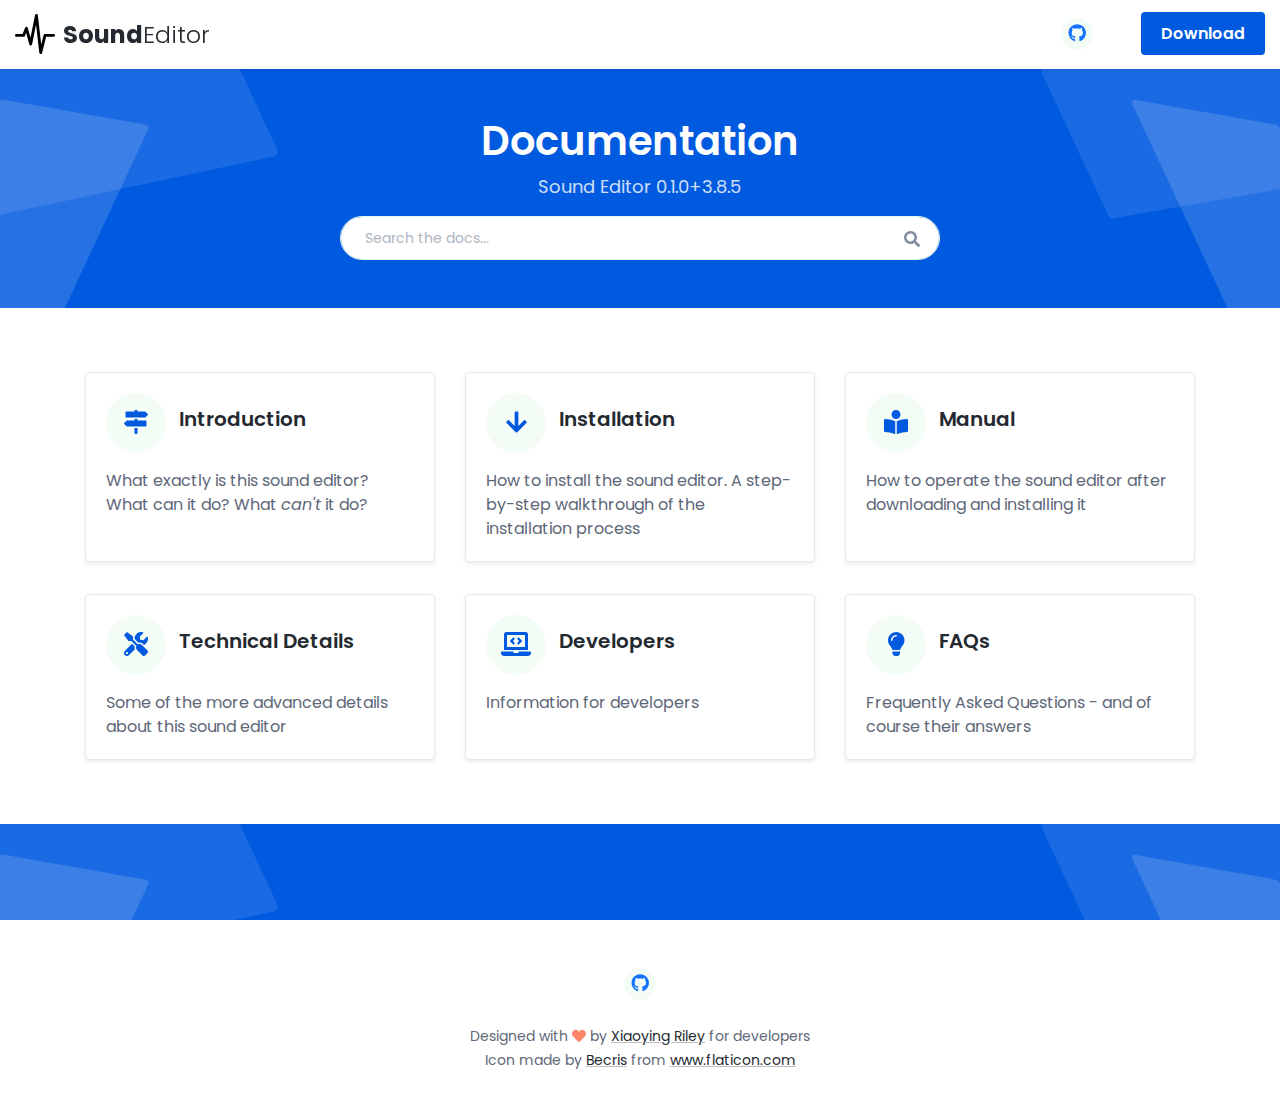
<file: docs/index.html>
<!DOCTYPE html>
<html lang="en"> 
    <head>
        <title>Documentation for Sound Editor</title>
        
        <meta charset="utf-8">
        <meta http-equiv="X-UA-Compatible" content="IE=edge">
        <meta name="viewport" content="width=device-width, initial-scale=1.0">
        <meta name="description" content="Documentation for Sound Editor">
        <meta name="author" content="Xiaoying Riley, Jargneau">    
        <link rel="shortcut icon" href="favicon.ico"> 
        
        <script defer src="assets/fontawesome/js/all.min.js"></script>

        <link href="https://fonts.googleapis.com/css?family=Poppins:300,400,500,600,700&display=swap" rel="stylesheet" />
        <link id="theme-style" rel="stylesheet" href="assets/css/theme.css" />
    </head>
    <body>    
        <header class="header fixed-top">        
            <div class="branding docs-branding">
                <div class="container-fluid position-relative py-2">
                    <div class="docs-logo-wrapper">
                        <div class="site-logo"><a class="navbar-brand" href="index.html"><img class="logo-icon mr-2" src="assets/images/logo.svg" alt="logo"><span class="logo-text">Sound<span class="text-alt">Editor</span></span></a></div>    
                    </div><!--//docs-logo-wrapper-->
                    <div class="docs-top-utilities d-flex justify-content-end align-items-center">
        
                        <ul class="social-list list-inline mx-md-3 mx-lg-5 mb-0 d-none d-lg-flex">
                            <li class="list-inline-item"><a href="https://github.com/jarnoeetsoep/sound-editor"><i class="fab fa-github fa-fw"></i></a></li>
                        </ul><!--//social-list-->
                        <a href="https://github.com/JarnoEetSoep/sound-editor/releases" class="btn btn-primary d-none d-lg-flex">Download</a>
                    </div><!--//docs-top-utilities-->
                </div><!--//container-->
            </div><!--//branding-->
        </header><!--//header-->
        
        <div class="page-header theme-bg-dark py-5 text-center position-relative">
            <div class="theme-bg-shapes-right"></div>
            <div class="theme-bg-shapes-left"></div>
            <div class="container">
                <h1 class="page-heading single-col-max mx-auto">Documentation</h1>
                <div class="page-intro single-col-max mx-auto">Sound Editor 0.1.0+3.8.5</div>
                <div class="main-search-box pt-3 d-block mx-auto">
                    <form class="search-form w-100">
                        <input type="text" placeholder="Search the docs..." name="search" class="form-control search-input">
                        <button type="submit" class="btn search-btn" value="Search"><i class="fas fa-search"></i></button>
                    </form>
                </div>
            </div>
        </div><!--//page-header-->
        <div class="page-content">
            <div class="container">
                <div class="docs-overview py-5">
                    <div class="row justify-content-center">
                        <div class="col-12 col-lg-4 py-3">
                            <div class="card shadow-sm">
                                <div class="card-body">
                                    <h5 class="card-title mb-3">
                                        <span class="theme-icon-holder card-icon-holder mr-2">
                                            <i class="fas fa-map-signs"></i>
                                        </span><!--//card-icon-holder-->
                                        <span class="card-title-text">Introduction</span>
                                    </h5>
                                    <div class="card-text">
                                        What exactly is this sound editor? What can it do? What <i>can&#39;t</i> it do?
                                    </div>
                                    <a class="card-link-mask" href="docs-page.html#introduction"></a>
                                </div><!--//card-body-->
                            </div><!--//card-->
                        </div><!--//col-->
                        <div class="col-12 col-lg-4 py-3">
                            <div class="card shadow-sm">
                                <div class="card-body">
                                    <h5 class="card-title mb-3">
                                        <span class="theme-icon-holder card-icon-holder mr-2">
                                            <i class="fas fa-arrow-down"></i>
                                        </span><!--//card-icon-holder-->
                                        <span class="card-title-text">Installation</span>
                                    </h5>
                                    <div class="card-text">
                                        How to install the sound editor. A step-by-step walkthrough of the installation process
                                    </div>
                                    <a class="card-link-mask" href="docs-page.html#installation"></a>
                                </div><!--//card-body-->
                            </div><!--//card-->
                        </div><!--//col-->
                        
                        <div class="col-12 col-lg-4 py-3">
                            <div class="card shadow-sm">
                                <div class="card-body">
                                    <h5 class="card-title mb-3">
                                        <span class="theme-icon-holder card-icon-holder mr-2">
                                            <i class="fas fa-book-reader"></i>
                                        </span><!--//card-icon-holder-->
                                        <span class="card-title-text">Manual</span>
                                    </h5>
                                    <div class="card-text">
                                        How to operate the sound editor after downloading and installing it
                                    </div>
                                    <a class="card-link-mask" href="docs-page.html#manual"></a>
                                </div><!--//card-body-->
                            </div><!--//card-->
                        </div><!--//col-->
                        <div class="col-12 col-lg-4 py-3">
                            <div class="card shadow-sm">
                                <div class="card-body">
                                    <h5 class="card-title mb-3">
                                        <span class="theme-icon-holder card-icon-holder mr-2">
                                            <i class="fas fa-tools"></i>
                                        </span><!--//card-icon-holder-->
                                        <span class="card-title-text">Technical Details</span>
                                    </h5>
                                    <div class="card-text">
                                        Some of the more advanced details about this sound editor
                                    </div>
                                    <a class="card-link-mask" href="docs-page.html#technical"></a>
                                </div><!--//card-body-->
                            </div><!--//card-->
                        </div><!--//col-->
                        <div class="col-12 col-lg-4 py-3">
                            <div class="card shadow-sm">
                                <div class="card-body">
                                    <h5 class="card-title mb-3">
                                        <span class="theme-icon-holder card-icon-holder mr-2">
                                            <i class="fas fa-laptop-code"></i>
                                        </span><!--//card-icon-holder-->
                                        <span class="card-title-text">Developers</span>
                                    </h5>
                                    <div class="card-text">
                                        Information for developers
                                    </div>
                                    <a class="card-link-mask" href="docs-page.html#developers"></a>
                                </div><!--//card-body-->
                            </div><!--//card-->
                        </div><!--//col-->
                        <div class="col-12 col-lg-4 py-3">
                            <div class="card shadow-sm">
                                <div class="card-body">
                                    <h5 class="card-title mb-3">
                                        <span class="theme-icon-holder card-icon-holder mr-2">
                                            <i class="fas fa-lightbulb"></i>
                                        </span><!--//card-icon-holder-->
                                        <span class="card-title-text">FAQs</span>
                                    </h5>
                                    <div class="card-text">
                                        Frequently Asked Questions - and of course their answers
                                    </div>
                                    <a class="card-link-mask" href="docs-page.html#faq"></a>
                                </div><!--//card-body-->
                            </div><!--//card-->
                        </div><!--//col-->
                    </div><!--//row-->
                </div><!--//container-->
            </div><!--//container-->
        </div><!--//page-content-->

        <section class="cta-section text-center py-5 theme-bg-dark position-relative">
            <div class="theme-bg-shapes-right"></div>
            <div class="theme-bg-shapes-left"></div>
        </section><!--//cta-section--> 
        
        <footer class="footer">
            <div class="footer-bottom text-center py-5">
                <ul class="social-list list-unstyled pb-4 mb-0">
                    <li class="list-inline-item"><a href="https://github.com/jarnoeetsoep/sound-editor"><i class="fab fa-github fa-fw"></i></a></li>
                </ul><!--//social-list-->
                
                <!--/* This template is free as long as you keep the footer attribution link. If you'd like to use the template without the attribution link, you can buy the commercial license via our website: themes.3rdwavemedia.com Thank you for your support. :) */-->
                <small class="copyright">Designed with <i class="fas fa-heart" style="color: #fb866a;"></i> by <a class="theme-link" href="http://themes.3rdwavemedia.com" target="_blank">Xiaoying Riley</a> for developers</small><br />
                <small class="copyright">Icon made by <a class="theme-link" href="https://www.flaticon.com/authors/becris" target="_blank">Becris</a> from <a class="theme-link" href="https://www.flaticon.com/" title="Flaticon" target="_blank">www.flaticon.com</a></small>
            </div>
        </footer>
        
        <!-- Javascript -->          
        <script src="assets/plugins/jquery-3.4.1.min.js"></script>
        <script src="assets/plugins/popper.min.js"></script>
        <script src="assets/plugins/bootstrap/js/bootstrap.min.js"></script>
    </body>
</html>
</file>
<file: docs/assets/css/theme.css>
@charset "UTF-8";
/*************************** Theme Colours****************************/
/*************************** Variables Section. *****************************/
/*************************** Import Bootstrap  *****************************/
/*!
 * Bootstrap v4.4.1 (https://getbootstrap.com/)
 * Copyright 2011-2019 The Bootstrap Authors
 * Copyright 2011-2019 Twitter, Inc.
 * Licensed under MIT (https://github.com/twbs/bootstrap/blob/master/LICENSE)
 */
:root {
  --blue: #007bff;
  --indigo: #6610f2;
  --purple: #6f42c1;
  --pink: #e83e8c;
  --red: #dc3545;
  --orange: #fd7e14;
  --yellow: #ffc107;
  --green: #28a745;
  --teal: #20c997;
  --cyan: #17a2b8;
  --white: #fff;
  --gray: #adb4c0;
  --gray-dark: #747f94;
  --primary: #005ae0;
  --secondary: #5d6778;
  --success: #5cb377;
  --info: #5b99ea;
  --warning: #EEBF41;
  --danger: #d26d69;
  --light: white;
  --dark: #747f94;
  --breakpoint-xs: 0;
  --breakpoint-sm: 576px;
  --breakpoint-md: 768px;
  --breakpoint-lg: 992px;
  --breakpoint-xl: 1200px;
  --font-family-sans-serif: -apple-system, BlinkMacSystemFont, "Segoe UI", Roboto, "Helvetica Neue", Arial, "Noto Sans", sans-serif, "Apple Color Emoji", "Segoe UI Emoji", "Segoe UI Symbol", "Noto Color Emoji";
  --font-family-monospace: SFMono-Regular, Menlo, Monaco, Consolas, "Liberation Mono", "Courier New", monospace;
}

*,
*::before,
*::after {
  box-sizing: border-box;
}

html {
  font-family: sans-serif;
  line-height: 1.15;
  -webkit-text-size-adjust: 100%;
  -webkit-tap-highlight-color: rgba(0, 0, 0, 0);
}

article, aside, figcaption, figure, footer, header, hgroup, main, nav, section {
  display: block;
}

body {
  margin: 0;
  font-family: -apple-system, BlinkMacSystemFont, "Segoe UI", Roboto, "Helvetica Neue", Arial, "Noto Sans", sans-serif, "Apple Color Emoji", "Segoe UI Emoji", "Segoe UI Symbol", "Noto Color Emoji";
  font-size: 1rem;
  font-weight: 400;
  line-height: 1.5;
  color: #252930;
  text-align: left;
  background-color: #fff;
}

[tabindex="-1"]:focus:not(:focus-visible) {
  outline: 0 !important;
}

hr {
  box-sizing: content-box;
  height: 0;
  overflow: visible;
}

h1, h2, h3, h4, h5, h6 {
  margin-top: 0;
  margin-bottom: 0.5rem;
}

p {
  margin-top: 0;
  margin-bottom: 1rem;
}

abbr[title],
abbr[data-original-title] {
  text-decoration: underline;
  text-decoration: underline dotted;
  cursor: help;
  border-bottom: 0;
  text-decoration-skip-ink: none;
}

address {
  margin-bottom: 1rem;
  font-style: normal;
  line-height: inherit;
}

ol,
ul,
dl {
  margin-top: 0;
  margin-bottom: 1rem;
}

ol ol,
ul ul,
ol ul,
ul ol {
  margin-bottom: 0;
}

dt {
  font-weight: 700;
}

dd {
  margin-bottom: 0.5rem;
  margin-left: 0;
}

blockquote {
  margin: 0 0 1rem;
}

b,
strong {
  font-weight: bolder;
}

small {
  font-size: 80%;
}

sub,
sup {
  position: relative;
  font-size: 75%;
  line-height: 0;
  vertical-align: baseline;
}

sub {
  bottom: -0.25em;
}

sup {
  top: -0.5em;
}

a {
  color: #005ae0;
  text-decoration: none;
  background-color: transparent;
}
a:hover {
  color: #003b94;
  text-decoration: underline;
}

a:not([href]) {
  color: inherit;
  text-decoration: none;
}
a:not([href]):hover {
  color: inherit;
  text-decoration: none;
}

pre,
code,
kbd,
samp {
  font-family: SFMono-Regular, Menlo, Monaco, Consolas, "Liberation Mono", "Courier New", monospace;
  font-size: 1em;
}

pre {
  margin-top: 0;
  margin-bottom: 1rem;
  overflow: auto;
}

figure {
  margin: 0 0 1rem;
}

img {
  vertical-align: middle;
  border-style: none;
}

svg {
  overflow: hidden;
  vertical-align: middle;
}

table {
  border-collapse: collapse;
}

caption {
  padding-top: 0.75rem;
  padding-bottom: 0.75rem;
  color: #adb4c0;
  text-align: left;
  caption-side: bottom;
}

th {
  text-align: inherit;
}

label {
  display: inline-block;
  margin-bottom: 0.5rem;
}

button {
  border-radius: 0;
}

button:focus {
  outline: 1px dotted;
  outline: 5px auto -webkit-focus-ring-color;
}

input,
button,
select,
optgroup,
textarea {
  margin: 0;
  font-family: inherit;
  font-size: inherit;
  line-height: inherit;
}

button,
input {
  overflow: visible;
}

button,
select {
  text-transform: none;
}

select {
  word-wrap: normal;
}

button,
[type=button],
[type=reset],
[type=submit] {
  -webkit-appearance: button;
}

button:not(:disabled),
[type=button]:not(:disabled),
[type=reset]:not(:disabled),
[type=submit]:not(:disabled) {
  cursor: pointer;
}

button::-moz-focus-inner,
[type=button]::-moz-focus-inner,
[type=reset]::-moz-focus-inner,
[type=submit]::-moz-focus-inner {
  padding: 0;
  border-style: none;
}

input[type=radio],
input[type=checkbox] {
  box-sizing: border-box;
  padding: 0;
}

input[type=date],
input[type=time],
input[type=datetime-local],
input[type=month] {
  -webkit-appearance: listbox;
}

textarea {
  overflow: auto;
  resize: vertical;
}

fieldset {
  min-width: 0;
  padding: 0;
  margin: 0;
  border: 0;
}

legend {
  display: block;
  width: 100%;
  max-width: 100%;
  padding: 0;
  margin-bottom: 0.5rem;
  font-size: 1.5rem;
  line-height: inherit;
  color: inherit;
  white-space: normal;
}

progress {
  vertical-align: baseline;
}

[type=number]::-webkit-inner-spin-button,
[type=number]::-webkit-outer-spin-button {
  height: auto;
}

[type=search] {
  outline-offset: -2px;
  -webkit-appearance: none;
}

[type=search]::-webkit-search-decoration {
  -webkit-appearance: none;
}

::-webkit-file-upload-button {
  font: inherit;
  -webkit-appearance: button;
}

output {
  display: inline-block;
}

summary {
  display: list-item;
  cursor: pointer;
}

template {
  display: none;
}

[hidden] {
  display: none !important;
}

h1, h2, h3, h4, h5, h6,
.h1, .h2, .h3, .h4, .h5, .h6 {
  margin-bottom: 0.5rem;
  font-weight: 500;
  line-height: 1.2;
}

h1, .h1 {
  font-size: 2.5rem;
}

h2, .h2 {
  font-size: 2rem;
}

h3, .h3 {
  font-size: 1.75rem;
}

h4, .h4 {
  font-size: 1.5rem;
}

h5, .h5 {
  font-size: 1.25rem;
}

h6, .h6 {
  font-size: 1rem;
}

.lead {
  font-size: 1.25rem;
  font-weight: 300;
}

.display-1 {
  font-size: 6rem;
  font-weight: 300;
  line-height: 1.2;
}

.display-2 {
  font-size: 5.5rem;
  font-weight: 300;
  line-height: 1.2;
}

.display-3 {
  font-size: 4.5rem;
  font-weight: 300;
  line-height: 1.2;
}

.display-4 {
  font-size: 3.5rem;
  font-weight: 300;
  line-height: 1.2;
}

hr {
  margin-top: 1rem;
  margin-bottom: 1rem;
  border: 0;
  border-top: 1px solid rgba(0, 0, 0, 0.1);
}

small,
.small {
  font-size: 80%;
  font-weight: 400;
}

mark,
.mark {
  padding: 0.2em;
  background-color: #fcf8e3;
}

.list-unstyled {
  padding-left: 0;
  list-style: none;
}

.list-inline {
  padding-left: 0;
  list-style: none;
}

.list-inline-item {
  display: inline-block;
}
.list-inline-item:not(:last-child) {
  margin-right: 0.5rem;
}

.initialism {
  font-size: 90%;
  text-transform: uppercase;
}

.blockquote {
  margin-bottom: 1rem;
  font-size: 1.25rem;
}

.blockquote-footer {
  display: block;
  font-size: 80%;
  color: #adb4c0;
}
.blockquote-footer::before {
  content: "— ";
}

.img-fluid {
  max-width: 100%;
  height: auto;
}

.img-thumbnail {
  padding: 0.25rem;
  background-color: #fff;
  border: 1px solid #e7e9ed;
  border-radius: 0.25rem;
  max-width: 100%;
  height: auto;
}

.figure {
  display: inline-block;
}

.figure-img {
  margin-bottom: 0.5rem;
  line-height: 1;
}

.figure-caption {
  font-size: 90%;
  color: #adb4c0;
}

code {
  font-size: 87.5%;
  color: #e83e8c;
  word-wrap: break-word;
}
a > code {
  color: inherit;
}

kbd {
  padding: 0.2rem 0.4rem;
  font-size: 87.5%;
  color: #fff;
  background-color: #252930;
  border-radius: 0.2rem;
}
kbd kbd {
  padding: 0;
  font-size: 100%;
  font-weight: 700;
}

pre {
  display: block;
  font-size: 87.5%;
  color: #252930;
}
pre code {
  font-size: inherit;
  color: inherit;
  word-break: normal;
}

.pre-scrollable {
  max-height: 340px;
  overflow-y: scroll;
}

.container {
  width: 100%;
  padding-right: 15px;
  padding-left: 15px;
  margin-right: auto;
  margin-left: auto;
}
@media (min-width: 576px) {
  .container {
    max-width: 540px;
  }
}
@media (min-width: 768px) {
  .container {
    max-width: 720px;
  }
}
@media (min-width: 992px) {
  .container {
    max-width: 960px;
  }
}
@media (min-width: 1200px) {
  .container {
    max-width: 1140px;
  }
}

.container-fluid, .container-xl, .container-lg, .container-md, .container-sm {
  width: 100%;
  padding-right: 15px;
  padding-left: 15px;
  margin-right: auto;
  margin-left: auto;
}

@media (min-width: 576px) {
  .container-sm, .container {
    max-width: 540px;
  }
}
@media (min-width: 768px) {
  .container-md, .container-sm, .container {
    max-width: 720px;
  }
}
@media (min-width: 992px) {
  .container-lg, .container-md, .container-sm, .container {
    max-width: 960px;
  }
}
@media (min-width: 1200px) {
  .container-xl, .container-lg, .container-md, .container-sm, .container {
    max-width: 1140px;
  }
}
.row {
  display: flex;
  flex-wrap: wrap;
  margin-right: -15px;
  margin-left: -15px;
}

.no-gutters {
  margin-right: 0;
  margin-left: 0;
}
.no-gutters > .col,
.no-gutters > [class*=col-] {
  padding-right: 0;
  padding-left: 0;
}

.col-xl,
.col-xl-auto, .col-xl-12, .col-xl-11, .col-xl-10, .col-xl-9, .col-xl-8, .col-xl-7, .col-xl-6, .col-xl-5, .col-xl-4, .col-xl-3, .col-xl-2, .col-xl-1, .col-lg,
.col-lg-auto, .col-lg-12, .col-lg-11, .col-lg-10, .col-lg-9, .col-lg-8, .col-lg-7, .col-lg-6, .col-lg-5, .col-lg-4, .col-lg-3, .col-lg-2, .col-lg-1, .col-md,
.col-md-auto, .col-md-12, .col-md-11, .col-md-10, .col-md-9, .col-md-8, .col-md-7, .col-md-6, .col-md-5, .col-md-4, .col-md-3, .col-md-2, .col-md-1, .col-sm,
.col-sm-auto, .col-sm-12, .col-sm-11, .col-sm-10, .col-sm-9, .col-sm-8, .col-sm-7, .col-sm-6, .col-sm-5, .col-sm-4, .col-sm-3, .col-sm-2, .col-sm-1, .col,
.col-auto, .col-12, .col-11, .col-10, .col-9, .col-8, .col-7, .col-6, .col-5, .col-4, .col-3, .col-2, .col-1 {
  position: relative;
  width: 100%;
  padding-right: 15px;
  padding-left: 15px;
}

.col {
  flex-basis: 0;
  flex-grow: 1;
  max-width: 100%;
}

.row-cols-1 > * {
  flex: 0 0 100%;
  max-width: 100%;
}

.row-cols-2 > * {
  flex: 0 0 50%;
  max-width: 50%;
}

.row-cols-3 > * {
  flex: 0 0 33.3333333333%;
  max-width: 33.3333333333%;
}

.row-cols-4 > * {
  flex: 0 0 25%;
  max-width: 25%;
}

.row-cols-5 > * {
  flex: 0 0 20%;
  max-width: 20%;
}

.row-cols-6 > * {
  flex: 0 0 16.6666666667%;
  max-width: 16.6666666667%;
}

.col-auto {
  flex: 0 0 auto;
  width: auto;
  max-width: 100%;
}

.col-1 {
  flex: 0 0 8.3333333333%;
  max-width: 8.3333333333%;
}

.col-2 {
  flex: 0 0 16.6666666667%;
  max-width: 16.6666666667%;
}

.col-3 {
  flex: 0 0 25%;
  max-width: 25%;
}

.col-4 {
  flex: 0 0 33.3333333333%;
  max-width: 33.3333333333%;
}

.col-5 {
  flex: 0 0 41.6666666667%;
  max-width: 41.6666666667%;
}

.col-6 {
  flex: 0 0 50%;
  max-width: 50%;
}

.col-7 {
  flex: 0 0 58.3333333333%;
  max-width: 58.3333333333%;
}

.col-8 {
  flex: 0 0 66.6666666667%;
  max-width: 66.6666666667%;
}

.col-9 {
  flex: 0 0 75%;
  max-width: 75%;
}

.col-10 {
  flex: 0 0 83.3333333333%;
  max-width: 83.3333333333%;
}

.col-11 {
  flex: 0 0 91.6666666667%;
  max-width: 91.6666666667%;
}

.col-12 {
  flex: 0 0 100%;
  max-width: 100%;
}

.order-first {
  order: -1;
}

.order-last {
  order: 13;
}

.order-0 {
  order: 0;
}

.order-1 {
  order: 1;
}

.order-2 {
  order: 2;
}

.order-3 {
  order: 3;
}

.order-4 {
  order: 4;
}

.order-5 {
  order: 5;
}

.order-6 {
  order: 6;
}

.order-7 {
  order: 7;
}

.order-8 {
  order: 8;
}

.order-9 {
  order: 9;
}

.order-10 {
  order: 10;
}

.order-11 {
  order: 11;
}

.order-12 {
  order: 12;
}

.offset-1 {
  margin-left: 8.3333333333%;
}

.offset-2 {
  margin-left: 16.6666666667%;
}

.offset-3 {
  margin-left: 25%;
}

.offset-4 {
  margin-left: 33.3333333333%;
}

.offset-5 {
  margin-left: 41.6666666667%;
}

.offset-6 {
  margin-left: 50%;
}

.offset-7 {
  margin-left: 58.3333333333%;
}

.offset-8 {
  margin-left: 66.6666666667%;
}

.offset-9 {
  margin-left: 75%;
}

.offset-10 {
  margin-left: 83.3333333333%;
}

.offset-11 {
  margin-left: 91.6666666667%;
}

@media (min-width: 576px) {
  .col-sm {
    flex-basis: 0;
    flex-grow: 1;
    max-width: 100%;
  }

  .row-cols-sm-1 > * {
    flex: 0 0 100%;
    max-width: 100%;
  }

  .row-cols-sm-2 > * {
    flex: 0 0 50%;
    max-width: 50%;
  }

  .row-cols-sm-3 > * {
    flex: 0 0 33.3333333333%;
    max-width: 33.3333333333%;
  }

  .row-cols-sm-4 > * {
    flex: 0 0 25%;
    max-width: 25%;
  }

  .row-cols-sm-5 > * {
    flex: 0 0 20%;
    max-width: 20%;
  }

  .row-cols-sm-6 > * {
    flex: 0 0 16.6666666667%;
    max-width: 16.6666666667%;
  }

  .col-sm-auto {
    flex: 0 0 auto;
    width: auto;
    max-width: 100%;
  }

  .col-sm-1 {
    flex: 0 0 8.3333333333%;
    max-width: 8.3333333333%;
  }

  .col-sm-2 {
    flex: 0 0 16.6666666667%;
    max-width: 16.6666666667%;
  }

  .col-sm-3 {
    flex: 0 0 25%;
    max-width: 25%;
  }

  .col-sm-4 {
    flex: 0 0 33.3333333333%;
    max-width: 33.3333333333%;
  }

  .col-sm-5 {
    flex: 0 0 41.6666666667%;
    max-width: 41.6666666667%;
  }

  .col-sm-6 {
    flex: 0 0 50%;
    max-width: 50%;
  }

  .col-sm-7 {
    flex: 0 0 58.3333333333%;
    max-width: 58.3333333333%;
  }

  .col-sm-8 {
    flex: 0 0 66.6666666667%;
    max-width: 66.6666666667%;
  }

  .col-sm-9 {
    flex: 0 0 75%;
    max-width: 75%;
  }

  .col-sm-10 {
    flex: 0 0 83.3333333333%;
    max-width: 83.3333333333%;
  }

  .col-sm-11 {
    flex: 0 0 91.6666666667%;
    max-width: 91.6666666667%;
  }

  .col-sm-12 {
    flex: 0 0 100%;
    max-width: 100%;
  }

  .order-sm-first {
    order: -1;
  }

  .order-sm-last {
    order: 13;
  }

  .order-sm-0 {
    order: 0;
  }

  .order-sm-1 {
    order: 1;
  }

  .order-sm-2 {
    order: 2;
  }

  .order-sm-3 {
    order: 3;
  }

  .order-sm-4 {
    order: 4;
  }

  .order-sm-5 {
    order: 5;
  }

  .order-sm-6 {
    order: 6;
  }

  .order-sm-7 {
    order: 7;
  }

  .order-sm-8 {
    order: 8;
  }

  .order-sm-9 {
    order: 9;
  }

  .order-sm-10 {
    order: 10;
  }

  .order-sm-11 {
    order: 11;
  }

  .order-sm-12 {
    order: 12;
  }

  .offset-sm-0 {
    margin-left: 0;
  }

  .offset-sm-1 {
    margin-left: 8.3333333333%;
  }

  .offset-sm-2 {
    margin-left: 16.6666666667%;
  }

  .offset-sm-3 {
    margin-left: 25%;
  }

  .offset-sm-4 {
    margin-left: 33.3333333333%;
  }

  .offset-sm-5 {
    margin-left: 41.6666666667%;
  }

  .offset-sm-6 {
    margin-left: 50%;
  }

  .offset-sm-7 {
    margin-left: 58.3333333333%;
  }

  .offset-sm-8 {
    margin-left: 66.6666666667%;
  }

  .offset-sm-9 {
    margin-left: 75%;
  }

  .offset-sm-10 {
    margin-left: 83.3333333333%;
  }

  .offset-sm-11 {
    margin-left: 91.6666666667%;
  }
}
@media (min-width: 768px) {
  .col-md {
    flex-basis: 0;
    flex-grow: 1;
    max-width: 100%;
  }

  .row-cols-md-1 > * {
    flex: 0 0 100%;
    max-width: 100%;
  }

  .row-cols-md-2 > * {
    flex: 0 0 50%;
    max-width: 50%;
  }

  .row-cols-md-3 > * {
    flex: 0 0 33.3333333333%;
    max-width: 33.3333333333%;
  }

  .row-cols-md-4 > * {
    flex: 0 0 25%;
    max-width: 25%;
  }

  .row-cols-md-5 > * {
    flex: 0 0 20%;
    max-width: 20%;
  }

  .row-cols-md-6 > * {
    flex: 0 0 16.6666666667%;
    max-width: 16.6666666667%;
  }

  .col-md-auto {
    flex: 0 0 auto;
    width: auto;
    max-width: 100%;
  }

  .col-md-1 {
    flex: 0 0 8.3333333333%;
    max-width: 8.3333333333%;
  }

  .col-md-2 {
    flex: 0 0 16.6666666667%;
    max-width: 16.6666666667%;
  }

  .col-md-3 {
    flex: 0 0 25%;
    max-width: 25%;
  }

  .col-md-4 {
    flex: 0 0 33.3333333333%;
    max-width: 33.3333333333%;
  }

  .col-md-5 {
    flex: 0 0 41.6666666667%;
    max-width: 41.6666666667%;
  }

  .col-md-6 {
    flex: 0 0 50%;
    max-width: 50%;
  }

  .col-md-7 {
    flex: 0 0 58.3333333333%;
    max-width: 58.3333333333%;
  }

  .col-md-8 {
    flex: 0 0 66.6666666667%;
    max-width: 66.6666666667%;
  }

  .col-md-9 {
    flex: 0 0 75%;
    max-width: 75%;
  }

  .col-md-10 {
    flex: 0 0 83.3333333333%;
    max-width: 83.3333333333%;
  }

  .col-md-11 {
    flex: 0 0 91.6666666667%;
    max-width: 91.6666666667%;
  }

  .col-md-12 {
    flex: 0 0 100%;
    max-width: 100%;
  }

  .order-md-first {
    order: -1;
  }

  .order-md-last {
    order: 13;
  }

  .order-md-0 {
    order: 0;
  }

  .order-md-1 {
    order: 1;
  }

  .order-md-2 {
    order: 2;
  }

  .order-md-3 {
    order: 3;
  }

  .order-md-4 {
    order: 4;
  }

  .order-md-5 {
    order: 5;
  }

  .order-md-6 {
    order: 6;
  }

  .order-md-7 {
    order: 7;
  }

  .order-md-8 {
    order: 8;
  }

  .order-md-9 {
    order: 9;
  }

  .order-md-10 {
    order: 10;
  }

  .order-md-11 {
    order: 11;
  }

  .order-md-12 {
    order: 12;
  }

  .offset-md-0 {
    margin-left: 0;
  }

  .offset-md-1 {
    margin-left: 8.3333333333%;
  }

  .offset-md-2 {
    margin-left: 16.6666666667%;
  }

  .offset-md-3 {
    margin-left: 25%;
  }

  .offset-md-4 {
    margin-left: 33.3333333333%;
  }

  .offset-md-5 {
    margin-left: 41.6666666667%;
  }

  .offset-md-6 {
    margin-left: 50%;
  }

  .offset-md-7 {
    margin-left: 58.3333333333%;
  }

  .offset-md-8 {
    margin-left: 66.6666666667%;
  }

  .offset-md-9 {
    margin-left: 75%;
  }

  .offset-md-10 {
    margin-left: 83.3333333333%;
  }

  .offset-md-11 {
    margin-left: 91.6666666667%;
  }
}
@media (min-width: 992px) {
  .col-lg {
    flex-basis: 0;
    flex-grow: 1;
    max-width: 100%;
  }

  .row-cols-lg-1 > * {
    flex: 0 0 100%;
    max-width: 100%;
  }

  .row-cols-lg-2 > * {
    flex: 0 0 50%;
    max-width: 50%;
  }

  .row-cols-lg-3 > * {
    flex: 0 0 33.3333333333%;
    max-width: 33.3333333333%;
  }

  .row-cols-lg-4 > * {
    flex: 0 0 25%;
    max-width: 25%;
  }

  .row-cols-lg-5 > * {
    flex: 0 0 20%;
    max-width: 20%;
  }

  .row-cols-lg-6 > * {
    flex: 0 0 16.6666666667%;
    max-width: 16.6666666667%;
  }

  .col-lg-auto {
    flex: 0 0 auto;
    width: auto;
    max-width: 100%;
  }

  .col-lg-1 {
    flex: 0 0 8.3333333333%;
    max-width: 8.3333333333%;
  }

  .col-lg-2 {
    flex: 0 0 16.6666666667%;
    max-width: 16.6666666667%;
  }

  .col-lg-3 {
    flex: 0 0 25%;
    max-width: 25%;
  }

  .col-lg-4 {
    flex: 0 0 33.3333333333%;
    max-width: 33.3333333333%;
  }

  .col-lg-5 {
    flex: 0 0 41.6666666667%;
    max-width: 41.6666666667%;
  }

  .col-lg-6 {
    flex: 0 0 50%;
    max-width: 50%;
  }

  .col-lg-7 {
    flex: 0 0 58.3333333333%;
    max-width: 58.3333333333%;
  }

  .col-lg-8 {
    flex: 0 0 66.6666666667%;
    max-width: 66.6666666667%;
  }

  .col-lg-9 {
    flex: 0 0 75%;
    max-width: 75%;
  }

  .col-lg-10 {
    flex: 0 0 83.3333333333%;
    max-width: 83.3333333333%;
  }

  .col-lg-11 {
    flex: 0 0 91.6666666667%;
    max-width: 91.6666666667%;
  }

  .col-lg-12 {
    flex: 0 0 100%;
    max-width: 100%;
  }

  .order-lg-first {
    order: -1;
  }

  .order-lg-last {
    order: 13;
  }

  .order-lg-0 {
    order: 0;
  }

  .order-lg-1 {
    order: 1;
  }

  .order-lg-2 {
    order: 2;
  }

  .order-lg-3 {
    order: 3;
  }

  .order-lg-4 {
    order: 4;
  }

  .order-lg-5 {
    order: 5;
  }

  .order-lg-6 {
    order: 6;
  }

  .order-lg-7 {
    order: 7;
  }

  .order-lg-8 {
    order: 8;
  }

  .order-lg-9 {
    order: 9;
  }

  .order-lg-10 {
    order: 10;
  }

  .order-lg-11 {
    order: 11;
  }

  .order-lg-12 {
    order: 12;
  }

  .offset-lg-0 {
    margin-left: 0;
  }

  .offset-lg-1 {
    margin-left: 8.3333333333%;
  }

  .offset-lg-2 {
    margin-left: 16.6666666667%;
  }

  .offset-lg-3 {
    margin-left: 25%;
  }

  .offset-lg-4 {
    margin-left: 33.3333333333%;
  }

  .offset-lg-5 {
    margin-left: 41.6666666667%;
  }

  .offset-lg-6 {
    margin-left: 50%;
  }

  .offset-lg-7 {
    margin-left: 58.3333333333%;
  }

  .offset-lg-8 {
    margin-left: 66.6666666667%;
  }

  .offset-lg-9 {
    margin-left: 75%;
  }

  .offset-lg-10 {
    margin-left: 83.3333333333%;
  }

  .offset-lg-11 {
    margin-left: 91.6666666667%;
  }
}
@media (min-width: 1200px) {
  .col-xl {
    flex-basis: 0;
    flex-grow: 1;
    max-width: 100%;
  }

  .row-cols-xl-1 > * {
    flex: 0 0 100%;
    max-width: 100%;
  }

  .row-cols-xl-2 > * {
    flex: 0 0 50%;
    max-width: 50%;
  }

  .row-cols-xl-3 > * {
    flex: 0 0 33.3333333333%;
    max-width: 33.3333333333%;
  }

  .row-cols-xl-4 > * {
    flex: 0 0 25%;
    max-width: 25%;
  }

  .row-cols-xl-5 > * {
    flex: 0 0 20%;
    max-width: 20%;
  }

  .row-cols-xl-6 > * {
    flex: 0 0 16.6666666667%;
    max-width: 16.6666666667%;
  }

  .col-xl-auto {
    flex: 0 0 auto;
    width: auto;
    max-width: 100%;
  }

  .col-xl-1 {
    flex: 0 0 8.3333333333%;
    max-width: 8.3333333333%;
  }

  .col-xl-2 {
    flex: 0 0 16.6666666667%;
    max-width: 16.6666666667%;
  }

  .col-xl-3 {
    flex: 0 0 25%;
    max-width: 25%;
  }

  .col-xl-4 {
    flex: 0 0 33.3333333333%;
    max-width: 33.3333333333%;
  }

  .col-xl-5 {
    flex: 0 0 41.6666666667%;
    max-width: 41.6666666667%;
  }

  .col-xl-6 {
    flex: 0 0 50%;
    max-width: 50%;
  }

  .col-xl-7 {
    flex: 0 0 58.3333333333%;
    max-width: 58.3333333333%;
  }

  .col-xl-8 {
    flex: 0 0 66.6666666667%;
    max-width: 66.6666666667%;
  }

  .col-xl-9 {
    flex: 0 0 75%;
    max-width: 75%;
  }

  .col-xl-10 {
    flex: 0 0 83.3333333333%;
    max-width: 83.3333333333%;
  }

  .col-xl-11 {
    flex: 0 0 91.6666666667%;
    max-width: 91.6666666667%;
  }

  .col-xl-12 {
    flex: 0 0 100%;
    max-width: 100%;
  }

  .order-xl-first {
    order: -1;
  }

  .order-xl-last {
    order: 13;
  }

  .order-xl-0 {
    order: 0;
  }

  .order-xl-1 {
    order: 1;
  }

  .order-xl-2 {
    order: 2;
  }

  .order-xl-3 {
    order: 3;
  }

  .order-xl-4 {
    order: 4;
  }

  .order-xl-5 {
    order: 5;
  }

  .order-xl-6 {
    order: 6;
  }

  .order-xl-7 {
    order: 7;
  }

  .order-xl-8 {
    order: 8;
  }

  .order-xl-9 {
    order: 9;
  }

  .order-xl-10 {
    order: 10;
  }

  .order-xl-11 {
    order: 11;
  }

  .order-xl-12 {
    order: 12;
  }

  .offset-xl-0 {
    margin-left: 0;
  }

  .offset-xl-1 {
    margin-left: 8.3333333333%;
  }

  .offset-xl-2 {
    margin-left: 16.6666666667%;
  }

  .offset-xl-3 {
    margin-left: 25%;
  }

  .offset-xl-4 {
    margin-left: 33.3333333333%;
  }

  .offset-xl-5 {
    margin-left: 41.6666666667%;
  }

  .offset-xl-6 {
    margin-left: 50%;
  }

  .offset-xl-7 {
    margin-left: 58.3333333333%;
  }

  .offset-xl-8 {
    margin-left: 66.6666666667%;
  }

  .offset-xl-9 {
    margin-left: 75%;
  }

  .offset-xl-10 {
    margin-left: 83.3333333333%;
  }

  .offset-xl-11 {
    margin-left: 91.6666666667%;
  }
}
.table {
  width: 100%;
  margin-bottom: 1rem;
  color: #252930;
}
.table th,
.table td {
  padding: 0.75rem;
  vertical-align: top;
  border-top: 1px solid #e7e9ed;
}
.table thead th {
  vertical-align: bottom;
  border-bottom: 2px solid #e7e9ed;
}
.table tbody + tbody {
  border-top: 2px solid #e7e9ed;
}

.table-sm th,
.table-sm td {
  padding: 0.3rem;
}

.table-bordered {
  border: 1px solid #e7e9ed;
}
.table-bordered th,
.table-bordered td {
  border: 1px solid #e7e9ed;
}
.table-bordered thead th,
.table-bordered thead td {
  border-bottom-width: 2px;
}

.table-borderless th,
.table-borderless td,
.table-borderless thead th,
.table-borderless tbody + tbody {
  border: 0;
}

.table-striped tbody tr:nth-of-type(odd) {
  background-color: rgba(0, 0, 0, 0.05);
}

.table-hover tbody tr:hover {
  color: #252930;
  background-color: rgba(0, 0, 0, 0.075);
}

.table-primary,
.table-primary > th,
.table-primary > td {
  background-color: #b8d1f6;
}
.table-primary th,
.table-primary td,
.table-primary thead th,
.table-primary tbody + tbody {
  border-color: #7aa9ef;
}

.table-hover .table-primary:hover {
  background-color: #a1c2f3;
}
.table-hover .table-primary:hover > td,
.table-hover .table-primary:hover > th {
  background-color: #a1c2f3;
}

.table-secondary,
.table-secondary > th,
.table-secondary > td {
  background-color: #d2d4d9;
}
.table-secondary th,
.table-secondary td,
.table-secondary thead th,
.table-secondary tbody + tbody {
  border-color: #abb0b9;
}

.table-hover .table-secondary:hover {
  background-color: #c4c7cd;
}
.table-hover .table-secondary:hover > td,
.table-hover .table-secondary:hover > th {
  background-color: #c4c7cd;
}

.table-success,
.table-success > th,
.table-success > td {
  background-color: #d1ead9;
}
.table-success th,
.table-success td,
.table-success thead th,
.table-success tbody + tbody {
  border-color: #aad7b8;
}

.table-hover .table-success:hover {
  background-color: #bfe2cb;
}
.table-hover .table-success:hover > td,
.table-hover .table-success:hover > th {
  background-color: #bfe2cb;
}

.table-info,
.table-info > th,
.table-info > td {
  background-color: #d1e2f9;
}
.table-info th,
.table-info td,
.table-info thead th,
.table-info tbody + tbody {
  border-color: #aacaf4;
}

.table-hover .table-info:hover {
  background-color: #bad4f6;
}
.table-hover .table-info:hover > td,
.table-hover .table-info:hover > th {
  background-color: #bad4f6;
}

.table-warning,
.table-warning > th,
.table-warning > td {
  background-color: #faedca;
}
.table-warning th,
.table-warning td,
.table-warning thead th,
.table-warning tbody + tbody {
  border-color: #f6de9c;
}

.table-hover .table-warning:hover {
  background-color: #f8e5b3;
}
.table-hover .table-warning:hover > td,
.table-hover .table-warning:hover > th {
  background-color: #f8e5b3;
}

.table-danger,
.table-danger > th,
.table-danger > td {
  background-color: #f2d6d5;
}
.table-danger th,
.table-danger td,
.table-danger thead th,
.table-danger tbody + tbody {
  border-color: #e8b3b1;
}

.table-hover .table-danger:hover {
  background-color: #ecc3c2;
}
.table-hover .table-danger:hover > td,
.table-hover .table-danger:hover > th {
  background-color: #ecc3c2;
}

.table-light,
.table-light > th,
.table-light > td {
  background-color: white;
}
.table-light th,
.table-light td,
.table-light thead th,
.table-light tbody + tbody {
  border-color: white;
}

.table-hover .table-light:hover {
  background-color: #f2f2f2;
}
.table-hover .table-light:hover > td,
.table-hover .table-light:hover > th {
  background-color: #f2f2f2;
}

.table-dark,
.table-dark > th,
.table-dark > td {
  background-color: #d8dbe1;
}
.table-dark th,
.table-dark td,
.table-dark thead th,
.table-dark tbody + tbody {
  border-color: #b7bcc7;
}

.table-hover .table-dark:hover {
  background-color: #caced6;
}
.table-hover .table-dark:hover > td,
.table-hover .table-dark:hover > th {
  background-color: #caced6;
}

.table-active,
.table-active > th,
.table-active > td {
  background-color: rgba(0, 0, 0, 0.075);
}

.table-hover .table-active:hover {
  background-color: rgba(0, 0, 0, 0.075);
}
.table-hover .table-active:hover > td,
.table-hover .table-active:hover > th {
  background-color: rgba(0, 0, 0, 0.075);
}

.table .thead-dark th {
  color: #fff;
  background-color: #747f94;
  border-color: #8993a4;
}
.table .thead-light th {
  color: #919aaa;
  background-color: #f5f6f8;
  border-color: #e7e9ed;
}

.table-dark {
  color: #fff;
  background-color: #747f94;
}
.table-dark th,
.table-dark td,
.table-dark thead th {
  border-color: #8993a4;
}
.table-dark.table-bordered {
  border: 0;
}
.table-dark.table-striped tbody tr:nth-of-type(odd) {
  background-color: rgba(255, 255, 255, 0.05);
}
.table-dark.table-hover tbody tr:hover {
  color: #fff;
  background-color: rgba(255, 255, 255, 0.075);
}

@media (max-width: 575.98px) {
  .table-responsive-sm {
    display: block;
    width: 100%;
    overflow-x: auto;
    -webkit-overflow-scrolling: touch;
  }
  .table-responsive-sm > .table-bordered {
    border: 0;
  }
}
@media (max-width: 767.98px) {
  .table-responsive-md {
    display: block;
    width: 100%;
    overflow-x: auto;
    -webkit-overflow-scrolling: touch;
  }
  .table-responsive-md > .table-bordered {
    border: 0;
  }
}
@media (max-width: 991.98px) {
  .table-responsive-lg {
    display: block;
    width: 100%;
    overflow-x: auto;
    -webkit-overflow-scrolling: touch;
  }
  .table-responsive-lg > .table-bordered {
    border: 0;
  }
}
@media (max-width: 1199.98px) {
  .table-responsive-xl {
    display: block;
    width: 100%;
    overflow-x: auto;
    -webkit-overflow-scrolling: touch;
  }
  .table-responsive-xl > .table-bordered {
    border: 0;
  }
}
.table-responsive {
  display: block;
  width: 100%;
  overflow-x: auto;
  -webkit-overflow-scrolling: touch;
}
.table-responsive > .table-bordered {
  border: 0;
}

.form-control {
  display: block;
  width: 100%;
  height: calc(1.5em + 0.75rem + 2px);
  padding: 0.375rem 0.75rem;
  font-size: 1rem;
  font-weight: 400;
  line-height: 1.5;
  color: #919aaa;
  background-color: #fff;
  background-clip: padding-box;
  border: 1px solid #d9dce1;
  border-radius: 0.25rem;
  transition: border-color 0.15s ease-in-out, box-shadow 0.15s ease-in-out;
}
@media (prefers-reduced-motion: reduce) {
  .form-control {
    transition: none;
  }
}
.form-control::-ms-expand {
  background-color: transparent;
  border: 0;
}
.form-control:-moz-focusring {
  color: transparent;
  text-shadow: 0 0 0 #919aaa;
}
.form-control:focus {
  color: #919aaa;
  background-color: #fff;
  border-color: #61a0ff;
  outline: 0;
  box-shadow: 0 0 0 0.2rem rgba(0, 90, 224, 0.25);
}
.form-control::placeholder {
  color: #adb4c0;
  opacity: 1;
}
.form-control:disabled, .form-control[readonly] {
  background-color: #f5f6f8;
  opacity: 1;
}

select.form-control:focus::-ms-value {
  color: #919aaa;
  background-color: #fff;
}

.form-control-file,
.form-control-range {
  display: block;
  width: 100%;
}

.col-form-label {
  padding-top: calc(0.375rem + 1px);
  padding-bottom: calc(0.375rem + 1px);
  margin-bottom: 0;
  font-size: inherit;
  line-height: 1.5;
}

.col-form-label-lg {
  padding-top: calc(0.5rem + 1px);
  padding-bottom: calc(0.5rem + 1px);
  font-size: 1.25rem;
  line-height: 1.5;
}

.col-form-label-sm {
  padding-top: calc(0.25rem + 1px);
  padding-bottom: calc(0.25rem + 1px);
  font-size: 0.875rem;
  line-height: 1.5;
}

.form-control-plaintext {
  display: block;
  width: 100%;
  padding: 0.375rem 0;
  margin-bottom: 0;
  font-size: 1rem;
  line-height: 1.5;
  color: #252930;
  background-color: transparent;
  border: solid transparent;
  border-width: 1px 0;
}
.form-control-plaintext.form-control-sm, .form-control-plaintext.form-control-lg {
  padding-right: 0;
  padding-left: 0;
}

.form-control-sm {
  height: calc(1.5em + 0.5rem + 2px);
  padding: 0.25rem 0.5rem;
  font-size: 0.875rem;
  line-height: 1.5;
  border-radius: 0.2rem;
}

.form-control-lg {
  height: calc(1.5em + 1rem + 2px);
  padding: 0.5rem 1rem;
  font-size: 1.25rem;
  line-height: 1.5;
  border-radius: 0.3rem;
}

select.form-control[size], select.form-control[multiple] {
  height: auto;
}

textarea.form-control {
  height: auto;
}

.form-group {
  margin-bottom: 1rem;
}

.form-text {
  display: block;
  margin-top: 0.25rem;
}

.form-row {
  display: flex;
  flex-wrap: wrap;
  margin-right: -5px;
  margin-left: -5px;
}
.form-row > .col,
.form-row > [class*=col-] {
  padding-right: 5px;
  padding-left: 5px;
}

.form-check {
  position: relative;
  display: block;
  padding-left: 1.25rem;
}

.form-check-input {
  position: absolute;
  margin-top: 0.3rem;
  margin-left: -1.25rem;
}
.form-check-input[disabled] ~ .form-check-label, .form-check-input:disabled ~ .form-check-label {
  color: #adb4c0;
}

.form-check-label {
  margin-bottom: 0;
}

.form-check-inline {
  display: inline-flex;
  align-items: center;
  padding-left: 0;
  margin-right: 0.75rem;
}
.form-check-inline .form-check-input {
  position: static;
  margin-top: 0;
  margin-right: 0.3125rem;
  margin-left: 0;
}

.valid-feedback {
  display: none;
  width: 100%;
  margin-top: 0.25rem;
  font-size: 80%;
  color: #5cb377;
}

.valid-tooltip {
  position: absolute;
  top: 100%;
  z-index: 5;
  display: none;
  max-width: 100%;
  padding: 0.25rem 0.5rem;
  margin-top: 0.1rem;
  font-size: 0.875rem;
  line-height: 1.5;
  color: #fff;
  background-color: rgba(92, 179, 119, 0.9);
  border-radius: 0.25rem;
}

.was-validated :valid ~ .valid-feedback,
.was-validated :valid ~ .valid-tooltip,
.is-valid ~ .valid-feedback,
.is-valid ~ .valid-tooltip {
  display: block;
}

.was-validated .form-control:valid, .form-control.is-valid {
  border-color: #5cb377;
  padding-right: calc(1.5em + 0.75rem);
  background-image: url("data:image/svg+xml,%3csvg xmlns='http://www.w3.org/2000/svg' width='8' height='8' viewBox='0 0 8 8'%3e%3cpath fill='%235cb377' d='M2.3 6.73L.6 4.53c-.4-1.04.46-1.4 1.1-.8l1.1 1.4 3.4-3.8c.6-.63 1.6-.27 1.2.7l-4 4.6c-.43.5-.8.4-1.1.1z'/%3e%3c/svg%3e");
  background-repeat: no-repeat;
  background-position: right calc(0.375em + 0.1875rem) center;
  background-size: calc(0.75em + 0.375rem) calc(0.75em + 0.375rem);
}
.was-validated .form-control:valid:focus, .form-control.is-valid:focus {
  border-color: #5cb377;
  box-shadow: 0 0 0 0.2rem rgba(92, 179, 119, 0.25);
}

.was-validated textarea.form-control:valid, textarea.form-control.is-valid {
  padding-right: calc(1.5em + 0.75rem);
  background-position: top calc(0.375em + 0.1875rem) right calc(0.375em + 0.1875rem);
}

.was-validated .custom-select:valid, .custom-select.is-valid {
  border-color: #5cb377;
  padding-right: calc(0.75em + 2.3125rem);
  background: url("data:image/svg+xml,%3csvg xmlns='http://www.w3.org/2000/svg' width='4' height='5' viewBox='0 0 4 5'%3e%3cpath fill='%23747f94' d='M2 0L0 2h4zm0 5L0 3h4z'/%3e%3c/svg%3e") no-repeat right 0.75rem center/8px 10px, url("data:image/svg+xml,%3csvg xmlns='http://www.w3.org/2000/svg' width='8' height='8' viewBox='0 0 8 8'%3e%3cpath fill='%235cb377' d='M2.3 6.73L.6 4.53c-.4-1.04.46-1.4 1.1-.8l1.1 1.4 3.4-3.8c.6-.63 1.6-.27 1.2.7l-4 4.6c-.43.5-.8.4-1.1.1z'/%3e%3c/svg%3e") #fff no-repeat center right 1.75rem/calc(0.75em + 0.375rem) calc(0.75em + 0.375rem);
}
.was-validated .custom-select:valid:focus, .custom-select.is-valid:focus {
  border-color: #5cb377;
  box-shadow: 0 0 0 0.2rem rgba(92, 179, 119, 0.25);
}

.was-validated .form-check-input:valid ~ .form-check-label, .form-check-input.is-valid ~ .form-check-label {
  color: #5cb377;
}
.was-validated .form-check-input:valid ~ .valid-feedback,
.was-validated .form-check-input:valid ~ .valid-tooltip, .form-check-input.is-valid ~ .valid-feedback,
.form-check-input.is-valid ~ .valid-tooltip {
  display: block;
}

.was-validated .custom-control-input:valid ~ .custom-control-label, .custom-control-input.is-valid ~ .custom-control-label {
  color: #5cb377;
}
.was-validated .custom-control-input:valid ~ .custom-control-label::before, .custom-control-input.is-valid ~ .custom-control-label::before {
  border-color: #5cb377;
}
.was-validated .custom-control-input:valid:checked ~ .custom-control-label::before, .custom-control-input.is-valid:checked ~ .custom-control-label::before {
  border-color: #7fc394;
  background-color: #7fc394;
}
.was-validated .custom-control-input:valid:focus ~ .custom-control-label::before, .custom-control-input.is-valid:focus ~ .custom-control-label::before {
  box-shadow: 0 0 0 0.2rem rgba(92, 179, 119, 0.25);
}
.was-validated .custom-control-input:valid:focus:not(:checked) ~ .custom-control-label::before, .custom-control-input.is-valid:focus:not(:checked) ~ .custom-control-label::before {
  border-color: #5cb377;
}

.was-validated .custom-file-input:valid ~ .custom-file-label, .custom-file-input.is-valid ~ .custom-file-label {
  border-color: #5cb377;
}
.was-validated .custom-file-input:valid:focus ~ .custom-file-label, .custom-file-input.is-valid:focus ~ .custom-file-label {
  border-color: #5cb377;
  box-shadow: 0 0 0 0.2rem rgba(92, 179, 119, 0.25);
}

.invalid-feedback {
  display: none;
  width: 100%;
  margin-top: 0.25rem;
  font-size: 80%;
  color: #d26d69;
}

.invalid-tooltip {
  position: absolute;
  top: 100%;
  z-index: 5;
  display: none;
  max-width: 100%;
  padding: 0.25rem 0.5rem;
  margin-top: 0.1rem;
  font-size: 0.875rem;
  line-height: 1.5;
  color: #fff;
  background-color: rgba(210, 109, 105, 0.9);
  border-radius: 0.25rem;
}

.was-validated :invalid ~ .invalid-feedback,
.was-validated :invalid ~ .invalid-tooltip,
.is-invalid ~ .invalid-feedback,
.is-invalid ~ .invalid-tooltip {
  display: block;
}

.was-validated .form-control:invalid, .form-control.is-invalid {
  border-color: #d26d69;
  padding-right: calc(1.5em + 0.75rem);
  background-image: url("data:image/svg+xml,%3csvg xmlns='http://www.w3.org/2000/svg' width='12' height='12' fill='none' stroke='%23d26d69' viewBox='0 0 12 12'%3e%3ccircle cx='6' cy='6' r='4.5'/%3e%3cpath stroke-linejoin='round' d='M5.8 3.6h.4L6 6.5z'/%3e%3ccircle cx='6' cy='8.2' r='.6' fill='%23d26d69' stroke='none'/%3e%3c/svg%3e");
  background-repeat: no-repeat;
  background-position: right calc(0.375em + 0.1875rem) center;
  background-size: calc(0.75em + 0.375rem) calc(0.75em + 0.375rem);
}
.was-validated .form-control:invalid:focus, .form-control.is-invalid:focus {
  border-color: #d26d69;
  box-shadow: 0 0 0 0.2rem rgba(210, 109, 105, 0.25);
}

.was-validated textarea.form-control:invalid, textarea.form-control.is-invalid {
  padding-right: calc(1.5em + 0.75rem);
  background-position: top calc(0.375em + 0.1875rem) right calc(0.375em + 0.1875rem);
}

.was-validated .custom-select:invalid, .custom-select.is-invalid {
  border-color: #d26d69;
  padding-right: calc(0.75em + 2.3125rem);
  background: url("data:image/svg+xml,%3csvg xmlns='http://www.w3.org/2000/svg' width='4' height='5' viewBox='0 0 4 5'%3e%3cpath fill='%23747f94' d='M2 0L0 2h4zm0 5L0 3h4z'/%3e%3c/svg%3e") no-repeat right 0.75rem center/8px 10px, url("data:image/svg+xml,%3csvg xmlns='http://www.w3.org/2000/svg' width='12' height='12' fill='none' stroke='%23d26d69' viewBox='0 0 12 12'%3e%3ccircle cx='6' cy='6' r='4.5'/%3e%3cpath stroke-linejoin='round' d='M5.8 3.6h.4L6 6.5z'/%3e%3ccircle cx='6' cy='8.2' r='.6' fill='%23d26d69' stroke='none'/%3e%3c/svg%3e") #fff no-repeat center right 1.75rem/calc(0.75em + 0.375rem) calc(0.75em + 0.375rem);
}
.was-validated .custom-select:invalid:focus, .custom-select.is-invalid:focus {
  border-color: #d26d69;
  box-shadow: 0 0 0 0.2rem rgba(210, 109, 105, 0.25);
}

.was-validated .form-check-input:invalid ~ .form-check-label, .form-check-input.is-invalid ~ .form-check-label {
  color: #d26d69;
}
.was-validated .form-check-input:invalid ~ .invalid-feedback,
.was-validated .form-check-input:invalid ~ .invalid-tooltip, .form-check-input.is-invalid ~ .invalid-feedback,
.form-check-input.is-invalid ~ .invalid-tooltip {
  display: block;
}

.was-validated .custom-control-input:invalid ~ .custom-control-label, .custom-control-input.is-invalid ~ .custom-control-label {
  color: #d26d69;
}
.was-validated .custom-control-input:invalid ~ .custom-control-label::before, .custom-control-input.is-invalid ~ .custom-control-label::before {
  border-color: #d26d69;
}
.was-validated .custom-control-input:invalid:checked ~ .custom-control-label::before, .custom-control-input.is-invalid:checked ~ .custom-control-label::before {
  border-color: #de9390;
  background-color: #de9390;
}
.was-validated .custom-control-input:invalid:focus ~ .custom-control-label::before, .custom-control-input.is-invalid:focus ~ .custom-control-label::before {
  box-shadow: 0 0 0 0.2rem rgba(210, 109, 105, 0.25);
}
.was-validated .custom-control-input:invalid:focus:not(:checked) ~ .custom-control-label::before, .custom-control-input.is-invalid:focus:not(:checked) ~ .custom-control-label::before {
  border-color: #d26d69;
}

.was-validated .custom-file-input:invalid ~ .custom-file-label, .custom-file-input.is-invalid ~ .custom-file-label {
  border-color: #d26d69;
}
.was-validated .custom-file-input:invalid:focus ~ .custom-file-label, .custom-file-input.is-invalid:focus ~ .custom-file-label {
  border-color: #d26d69;
  box-shadow: 0 0 0 0.2rem rgba(210, 109, 105, 0.25);
}

.form-inline {
  display: flex;
  flex-flow: row wrap;
  align-items: center;
}
.form-inline .form-check {
  width: 100%;
}
@media (min-width: 576px) {
  .form-inline label {
    display: flex;
    align-items: center;
    justify-content: center;
    margin-bottom: 0;
  }
  .form-inline .form-group {
    display: flex;
    flex: 0 0 auto;
    flex-flow: row wrap;
    align-items: center;
    margin-bottom: 0;
  }
  .form-inline .form-control {
    display: inline-block;
    width: auto;
    vertical-align: middle;
  }
  .form-inline .form-control-plaintext {
    display: inline-block;
  }
  .form-inline .input-group,
.form-inline .custom-select {
    width: auto;
  }
  .form-inline .form-check {
    display: flex;
    align-items: center;
    justify-content: center;
    width: auto;
    padding-left: 0;
  }
  .form-inline .form-check-input {
    position: relative;
    flex-shrink: 0;
    margin-top: 0;
    margin-right: 0.25rem;
    margin-left: 0;
  }
  .form-inline .custom-control {
    align-items: center;
    justify-content: center;
  }
  .form-inline .custom-control-label {
    margin-bottom: 0;
  }
}

.btn {
  display: inline-block;
  font-weight: 400;
  color: #252930;
  text-align: center;
  vertical-align: middle;
  cursor: pointer;
  user-select: none;
  background-color: transparent;
  border: 1px solid transparent;
  padding: 0.375rem 0.75rem;
  font-size: 1rem;
  line-height: 1.5;
  border-radius: 0.25rem;
  transition: color 0.15s ease-in-out, background-color 0.15s ease-in-out, border-color 0.15s ease-in-out, box-shadow 0.15s ease-in-out;
}
@media (prefers-reduced-motion: reduce) {
  .btn {
    transition: none;
  }
}
.btn:hover {
  color: #252930;
  text-decoration: none;
}
.btn:focus, .btn.focus {
  outline: 0;
  box-shadow: 0 0 0 0.2rem rgba(0, 90, 224, 0.25);
}
.btn.disabled, .btn:disabled {
  opacity: 0.65;
}
a.btn.disabled,
fieldset:disabled a.btn {
  pointer-events: none;
}

.btn-primary {
  color: #fff;
  background-color: #005ae0;
  border-color: #005ae0;
}
.btn-primary:hover {
  color: #fff;
  background-color: #004bba;
  border-color: #0046ad;
}
.btn-primary:focus, .btn-primary.focus {
  color: #fff;
  background-color: #004bba;
  border-color: #0046ad;
  box-shadow: 0 0 0 0.2rem rgba(38, 115, 229, 0.5);
}
.btn-primary.disabled, .btn-primary:disabled {
  color: #fff;
  background-color: #005ae0;
  border-color: #005ae0;
}
.btn-primary:not(:disabled):not(.disabled):active, .btn-primary:not(:disabled):not(.disabled).active, .show > .btn-primary.dropdown-toggle {
  color: #fff;
  background-color: #0046ad;
  border-color: #0040a0;
}
.btn-primary:not(:disabled):not(.disabled):active:focus, .btn-primary:not(:disabled):not(.disabled).active:focus, .show > .btn-primary.dropdown-toggle:focus {
  box-shadow: 0 0 0 0.2rem rgba(38, 115, 229, 0.5);
}

.btn-secondary {
  color: #fff;
  background-color: #5d6778;
  border-color: #5d6778;
}
.btn-secondary:hover {
  color: #fff;
  background-color: #4c5462;
  border-color: #464e5b;
}
.btn-secondary:focus, .btn-secondary.focus {
  color: #fff;
  background-color: #4c5462;
  border-color: #464e5b;
  box-shadow: 0 0 0 0.2rem rgba(117, 126, 140, 0.5);
}
.btn-secondary.disabled, .btn-secondary:disabled {
  color: #fff;
  background-color: #5d6778;
  border-color: #5d6778;
}
.btn-secondary:not(:disabled):not(.disabled):active, .btn-secondary:not(:disabled):not(.disabled).active, .show > .btn-secondary.dropdown-toggle {
  color: #fff;
  background-color: #464e5b;
  border-color: #414854;
}
.btn-secondary:not(:disabled):not(.disabled):active:focus, .btn-secondary:not(:disabled):not(.disabled).active:focus, .show > .btn-secondary.dropdown-toggle:focus {
  box-shadow: 0 0 0 0.2rem rgba(117, 126, 140, 0.5);
}

.btn-success {
  color: #fff;
  background-color: #5cb377;
  border-color: #5cb377;
}
.btn-success:hover {
  color: #fff;
  background-color: #4a9f64;
  border-color: #46965f;
}
.btn-success:focus, .btn-success.focus {
  color: #fff;
  background-color: #4a9f64;
  border-color: #46965f;
  box-shadow: 0 0 0 0.2rem rgba(116, 190, 139, 0.5);
}
.btn-success.disabled, .btn-success:disabled {
  color: #fff;
  background-color: #5cb377;
  border-color: #5cb377;
}
.btn-success:not(:disabled):not(.disabled):active, .btn-success:not(:disabled):not(.disabled).active, .show > .btn-success.dropdown-toggle {
  color: #fff;
  background-color: #46965f;
  border-color: #428d59;
}
.btn-success:not(:disabled):not(.disabled):active:focus, .btn-success:not(:disabled):not(.disabled).active:focus, .show > .btn-success.dropdown-toggle:focus {
  box-shadow: 0 0 0 0.2rem rgba(116, 190, 139, 0.5);
}

.btn-info {
  color: #fff;
  background-color: #5b99ea;
  border-color: #5b99ea;
}
.btn-info:hover {
  color: #fff;
  background-color: #3984e6;
  border-color: #2e7de4;
}
.btn-info:focus, .btn-info.focus {
  color: #fff;
  background-color: #3984e6;
  border-color: #2e7de4;
  box-shadow: 0 0 0 0.2rem rgba(116, 168, 237, 0.5);
}
.btn-info.disabled, .btn-info:disabled {
  color: #fff;
  background-color: #5b99ea;
  border-color: #5b99ea;
}
.btn-info:not(:disabled):not(.disabled):active, .btn-info:not(:disabled):not(.disabled).active, .show > .btn-info.dropdown-toggle {
  color: #fff;
  background-color: #2e7de4;
  border-color: #2276e3;
}
.btn-info:not(:disabled):not(.disabled):active:focus, .btn-info:not(:disabled):not(.disabled).active:focus, .show > .btn-info.dropdown-toggle:focus {
  box-shadow: 0 0 0 0.2rem rgba(116, 168, 237, 0.5);
}

.btn-warning {
  color: #252930;
  background-color: #EEBF41;
  border-color: #EEBF41;
}
.btn-warning:hover {
  color: #252930;
  background-color: #ebb31e;
  border-color: #e7ae15;
}
.btn-warning:focus, .btn-warning.focus {
  color: #252930;
  background-color: #ebb31e;
  border-color: #e7ae15;
  box-shadow: 0 0 0 0.2rem rgba(208, 169, 62, 0.5);
}
.btn-warning.disabled, .btn-warning:disabled {
  color: #252930;
  background-color: #EEBF41;
  border-color: #EEBF41;
}
.btn-warning:not(:disabled):not(.disabled):active, .btn-warning:not(:disabled):not(.disabled).active, .show > .btn-warning.dropdown-toggle {
  color: #252930;
  background-color: #e7ae15;
  border-color: #dca514;
}
.btn-warning:not(:disabled):not(.disabled):active:focus, .btn-warning:not(:disabled):not(.disabled).active:focus, .show > .btn-warning.dropdown-toggle:focus {
  box-shadow: 0 0 0 0.2rem rgba(208, 169, 62, 0.5);
}

.btn-danger {
  color: #fff;
  background-color: #d26d69;
  border-color: #d26d69;
}
.btn-danger:hover {
  color: #fff;
  background-color: #c9504c;
  border-color: #c64742;
}
.btn-danger:focus, .btn-danger.focus {
  color: #fff;
  background-color: #c9504c;
  border-color: #c64742;
  box-shadow: 0 0 0 0.2rem rgba(217, 131, 128, 0.5);
}
.btn-danger.disabled, .btn-danger:disabled {
  color: #fff;
  background-color: #d26d69;
  border-color: #d26d69;
}
.btn-danger:not(:disabled):not(.disabled):active, .btn-danger:not(:disabled):not(.disabled).active, .show > .btn-danger.dropdown-toggle {
  color: #fff;
  background-color: #c64742;
  border-color: #c13f3a;
}
.btn-danger:not(:disabled):not(.disabled):active:focus, .btn-danger:not(:disabled):not(.disabled).active:focus, .show > .btn-danger.dropdown-toggle:focus {
  box-shadow: 0 0 0 0.2rem rgba(217, 131, 128, 0.5);
}

.btn-light {
  color: #252930;
  background-color: white;
  border-color: white;
}
.btn-light:hover {
  color: #252930;
  background-color: #e9ebee;
  border-color: #e2e5e9;
}
.btn-light:focus, .btn-light.focus {
  color: #252930;
  background-color: #e9ebee;
  border-color: #e2e5e9;
  box-shadow: 0 0 0 0.2rem rgba(222, 223, 224, 0.5);
}
.btn-light.disabled, .btn-light:disabled {
  color: #252930;
  background-color: white;
  border-color: white;
}
.btn-light:not(:disabled):not(.disabled):active, .btn-light:not(:disabled):not(.disabled).active, .show > .btn-light.dropdown-toggle {
  color: #252930;
  background-color: #e2e5e9;
  border-color: #dbdee3;
}
.btn-light:not(:disabled):not(.disabled):active:focus, .btn-light:not(:disabled):not(.disabled).active:focus, .show > .btn-light.dropdown-toggle:focus {
  box-shadow: 0 0 0 0.2rem rgba(222, 223, 224, 0.5);
}

.btn-dark {
  color: #fff;
  background-color: #747f94;
  border-color: #747f94;
}
.btn-dark:hover {
  color: #fff;
  background-color: #626d7f;
  border-color: #5d6778;
}
.btn-dark:focus, .btn-dark.focus {
  color: #fff;
  background-color: #626d7f;
  border-color: #5d6778;
  box-shadow: 0 0 0 0.2rem rgba(137, 146, 164, 0.5);
}
.btn-dark.disabled, .btn-dark:disabled {
  color: #fff;
  background-color: #747f94;
  border-color: #747f94;
}
.btn-dark:not(:disabled):not(.disabled):active, .btn-dark:not(:disabled):not(.disabled).active, .show > .btn-dark.dropdown-toggle {
  color: #fff;
  background-color: #5d6778;
  border-color: #576071;
}
.btn-dark:not(:disabled):not(.disabled):active:focus, .btn-dark:not(:disabled):not(.disabled).active:focus, .show > .btn-dark.dropdown-toggle:focus {
  box-shadow: 0 0 0 0.2rem rgba(137, 146, 164, 0.5);
}

.btn-outline-primary {
  color: #005ae0;
  border-color: #005ae0;
}
.btn-outline-primary:hover {
  color: #fff;
  background-color: #005ae0;
  border-color: #005ae0;
}
.btn-outline-primary:focus, .btn-outline-primary.focus {
  box-shadow: 0 0 0 0.2rem rgba(0, 90, 224, 0.5);
}
.btn-outline-primary.disabled, .btn-outline-primary:disabled {
  color: #005ae0;
  background-color: transparent;
}
.btn-outline-primary:not(:disabled):not(.disabled):active, .btn-outline-primary:not(:disabled):not(.disabled).active, .show > .btn-outline-primary.dropdown-toggle {
  color: #fff;
  background-color: #005ae0;
  border-color: #005ae0;
}
.btn-outline-primary:not(:disabled):not(.disabled):active:focus, .btn-outline-primary:not(:disabled):not(.disabled).active:focus, .show > .btn-outline-primary.dropdown-toggle:focus {
  box-shadow: 0 0 0 0.2rem rgba(0, 90, 224, 0.5);
}

.btn-outline-secondary {
  color: #5d6778;
  border-color: #5d6778;
}
.btn-outline-secondary:hover {
  color: #fff;
  background-color: #5d6778;
  border-color: #5d6778;
}
.btn-outline-secondary:focus, .btn-outline-secondary.focus {
  box-shadow: 0 0 0 0.2rem rgba(93, 103, 120, 0.5);
}
.btn-outline-secondary.disabled, .btn-outline-secondary:disabled {
  color: #5d6778;
  background-color: transparent;
}
.btn-outline-secondary:not(:disabled):not(.disabled):active, .btn-outline-secondary:not(:disabled):not(.disabled).active, .show > .btn-outline-secondary.dropdown-toggle {
  color: #fff;
  background-color: #5d6778;
  border-color: #5d6778;
}
.btn-outline-secondary:not(:disabled):not(.disabled):active:focus, .btn-outline-secondary:not(:disabled):not(.disabled).active:focus, .show > .btn-outline-secondary.dropdown-toggle:focus {
  box-shadow: 0 0 0 0.2rem rgba(93, 103, 120, 0.5);
}

.btn-outline-success {
  color: #5cb377;
  border-color: #5cb377;
}
.btn-outline-success:hover {
  color: #fff;
  background-color: #5cb377;
  border-color: #5cb377;
}
.btn-outline-success:focus, .btn-outline-success.focus {
  box-shadow: 0 0 0 0.2rem rgba(92, 179, 119, 0.5);
}
.btn-outline-success.disabled, .btn-outline-success:disabled {
  color: #5cb377;
  background-color: transparent;
}
.btn-outline-success:not(:disabled):not(.disabled):active, .btn-outline-success:not(:disabled):not(.disabled).active, .show > .btn-outline-success.dropdown-toggle {
  color: #fff;
  background-color: #5cb377;
  border-color: #5cb377;
}
.btn-outline-success:not(:disabled):not(.disabled):active:focus, .btn-outline-success:not(:disabled):not(.disabled).active:focus, .show > .btn-outline-success.dropdown-toggle:focus {
  box-shadow: 0 0 0 0.2rem rgba(92, 179, 119, 0.5);
}

.btn-outline-info {
  color: #5b99ea;
  border-color: #5b99ea;
}
.btn-outline-info:hover {
  color: #fff;
  background-color: #5b99ea;
  border-color: #5b99ea;
}
.btn-outline-info:focus, .btn-outline-info.focus {
  box-shadow: 0 0 0 0.2rem rgba(91, 153, 234, 0.5);
}
.btn-outline-info.disabled, .btn-outline-info:disabled {
  color: #5b99ea;
  background-color: transparent;
}
.btn-outline-info:not(:disabled):not(.disabled):active, .btn-outline-info:not(:disabled):not(.disabled).active, .show > .btn-outline-info.dropdown-toggle {
  color: #fff;
  background-color: #5b99ea;
  border-color: #5b99ea;
}
.btn-outline-info:not(:disabled):not(.disabled):active:focus, .btn-outline-info:not(:disabled):not(.disabled).active:focus, .show > .btn-outline-info.dropdown-toggle:focus {
  box-shadow: 0 0 0 0.2rem rgba(91, 153, 234, 0.5);
}

.btn-outline-warning {
  color: #EEBF41;
  border-color: #EEBF41;
}
.btn-outline-warning:hover {
  color: #252930;
  background-color: #EEBF41;
  border-color: #EEBF41;
}
.btn-outline-warning:focus, .btn-outline-warning.focus {
  box-shadow: 0 0 0 0.2rem rgba(238, 191, 65, 0.5);
}
.btn-outline-warning.disabled, .btn-outline-warning:disabled {
  color: #EEBF41;
  background-color: transparent;
}
.btn-outline-warning:not(:disabled):not(.disabled):active, .btn-outline-warning:not(:disabled):not(.disabled).active, .show > .btn-outline-warning.dropdown-toggle {
  color: #252930;
  background-color: #EEBF41;
  border-color: #EEBF41;
}
.btn-outline-warning:not(:disabled):not(.disabled):active:focus, .btn-outline-warning:not(:disabled):not(.disabled).active:focus, .show > .btn-outline-warning.dropdown-toggle:focus {
  box-shadow: 0 0 0 0.2rem rgba(238, 191, 65, 0.5);
}

.btn-outline-danger {
  color: #d26d69;
  border-color: #d26d69;
}
.btn-outline-danger:hover {
  color: #fff;
  background-color: #d26d69;
  border-color: #d26d69;
}
.btn-outline-danger:focus, .btn-outline-danger.focus {
  box-shadow: 0 0 0 0.2rem rgba(210, 109, 105, 0.5);
}
.btn-outline-danger.disabled, .btn-outline-danger:disabled {
  color: #d26d69;
  background-color: transparent;
}
.btn-outline-danger:not(:disabled):not(.disabled):active, .btn-outline-danger:not(:disabled):not(.disabled).active, .show > .btn-outline-danger.dropdown-toggle {
  color: #fff;
  background-color: #d26d69;
  border-color: #d26d69;
}
.btn-outline-danger:not(:disabled):not(.disabled):active:focus, .btn-outline-danger:not(:disabled):not(.disabled).active:focus, .show > .btn-outline-danger.dropdown-toggle:focus {
  box-shadow: 0 0 0 0.2rem rgba(210, 109, 105, 0.5);
}

.btn-outline-light {
  color: white;
  border-color: white;
}
.btn-outline-light:hover {
  color: #252930;
  background-color: white;
  border-color: white;
}
.btn-outline-light:focus, .btn-outline-light.focus {
  box-shadow: 0 0 0 0.2rem rgba(255, 255, 255, 0.5);
}
.btn-outline-light.disabled, .btn-outline-light:disabled {
  color: white;
  background-color: transparent;
}
.btn-outline-light:not(:disabled):not(.disabled):active, .btn-outline-light:not(:disabled):not(.disabled).active, .show > .btn-outline-light.dropdown-toggle {
  color: #252930;
  background-color: white;
  border-color: white;
}
.btn-outline-light:not(:disabled):not(.disabled):active:focus, .btn-outline-light:not(:disabled):not(.disabled).active:focus, .show > .btn-outline-light.dropdown-toggle:focus {
  box-shadow: 0 0 0 0.2rem rgba(255, 255, 255, 0.5);
}

.btn-outline-dark {
  color: #747f94;
  border-color: #747f94;
}
.btn-outline-dark:hover {
  color: #fff;
  background-color: #747f94;
  border-color: #747f94;
}
.btn-outline-dark:focus, .btn-outline-dark.focus {
  box-shadow: 0 0 0 0.2rem rgba(116, 127, 148, 0.5);
}
.btn-outline-dark.disabled, .btn-outline-dark:disabled {
  color: #747f94;
  background-color: transparent;
}
.btn-outline-dark:not(:disabled):not(.disabled):active, .btn-outline-dark:not(:disabled):not(.disabled).active, .show > .btn-outline-dark.dropdown-toggle {
  color: #fff;
  background-color: #747f94;
  border-color: #747f94;
}
.btn-outline-dark:not(:disabled):not(.disabled):active:focus, .btn-outline-dark:not(:disabled):not(.disabled).active:focus, .show > .btn-outline-dark.dropdown-toggle:focus {
  box-shadow: 0 0 0 0.2rem rgba(116, 127, 148, 0.5);
}

.btn-link {
  font-weight: 400;
  color: #005ae0;
  text-decoration: none;
}
.btn-link:hover {
  color: #003b94;
  text-decoration: underline;
}
.btn-link:focus, .btn-link.focus {
  text-decoration: underline;
  box-shadow: none;
}
.btn-link:disabled, .btn-link.disabled {
  color: #adb4c0;
  pointer-events: none;
}

.btn-lg, .btn-group-lg > .btn {
  padding: 0.5rem 1rem;
  font-size: 1.25rem;
  line-height: 1.5;
  border-radius: 0.3rem;
}

.btn-sm, .btn-group-sm > .btn {
  padding: 0.25rem 0.5rem;
  font-size: 0.875rem;
  line-height: 1.5;
  border-radius: 0.2rem;
}

.btn-block {
  display: block;
  width: 100%;
}
.btn-block + .btn-block {
  margin-top: 0.5rem;
}

input[type=submit].btn-block,
input[type=reset].btn-block,
input[type=button].btn-block {
  width: 100%;
}

.fade {
  transition: opacity 0.15s linear;
}
@media (prefers-reduced-motion: reduce) {
  .fade {
    transition: none;
  }
}
.fade:not(.show) {
  opacity: 0;
}

.collapse:not(.show) {
  display: none;
}

.collapsing {
  position: relative;
  height: 0;
  overflow: hidden;
  transition: height 0.35s ease;
}
@media (prefers-reduced-motion: reduce) {
  .collapsing {
    transition: none;
  }
}

.dropup,
.dropright,
.dropdown,
.dropleft {
  position: relative;
}

.dropdown-toggle {
  white-space: nowrap;
}
.dropdown-toggle::after {
  display: inline-block;
  margin-left: 0.255em;
  vertical-align: 0.255em;
  content: "";
  border-top: 0.3em solid;
  border-right: 0.3em solid transparent;
  border-bottom: 0;
  border-left: 0.3em solid transparent;
}
.dropdown-toggle:empty::after {
  margin-left: 0;
}

.dropdown-menu {
  position: absolute;
  top: 100%;
  left: 0;
  z-index: 1000;
  display: none;
  float: left;
  min-width: 10rem;
  padding: 0.5rem 0;
  margin: 0.125rem 0 0;
  font-size: 1rem;
  color: #252930;
  text-align: left;
  list-style: none;
  background-color: #fff;
  background-clip: padding-box;
  border: 1px solid rgba(0, 0, 0, 0.15);
  border-radius: 0.25rem;
}

.dropdown-menu-left {
  right: auto;
  left: 0;
}

.dropdown-menu-right {
  right: 0;
  left: auto;
}

@media (min-width: 576px) {
  .dropdown-menu-sm-left {
    right: auto;
    left: 0;
  }

  .dropdown-menu-sm-right {
    right: 0;
    left: auto;
  }
}
@media (min-width: 768px) {
  .dropdown-menu-md-left {
    right: auto;
    left: 0;
  }

  .dropdown-menu-md-right {
    right: 0;
    left: auto;
  }
}
@media (min-width: 992px) {
  .dropdown-menu-lg-left {
    right: auto;
    left: 0;
  }

  .dropdown-menu-lg-right {
    right: 0;
    left: auto;
  }
}
@media (min-width: 1200px) {
  .dropdown-menu-xl-left {
    right: auto;
    left: 0;
  }

  .dropdown-menu-xl-right {
    right: 0;
    left: auto;
  }
}
.dropup .dropdown-menu {
  top: auto;
  bottom: 100%;
  margin-top: 0;
  margin-bottom: 0.125rem;
}
.dropup .dropdown-toggle::after {
  display: inline-block;
  margin-left: 0.255em;
  vertical-align: 0.255em;
  content: "";
  border-top: 0;
  border-right: 0.3em solid transparent;
  border-bottom: 0.3em solid;
  border-left: 0.3em solid transparent;
}
.dropup .dropdown-toggle:empty::after {
  margin-left: 0;
}

.dropright .dropdown-menu {
  top: 0;
  right: auto;
  left: 100%;
  margin-top: 0;
  margin-left: 0.125rem;
}
.dropright .dropdown-toggle::after {
  display: inline-block;
  margin-left: 0.255em;
  vertical-align: 0.255em;
  content: "";
  border-top: 0.3em solid transparent;
  border-right: 0;
  border-bottom: 0.3em solid transparent;
  border-left: 0.3em solid;
}
.dropright .dropdown-toggle:empty::after {
  margin-left: 0;
}
.dropright .dropdown-toggle::after {
  vertical-align: 0;
}

.dropleft .dropdown-menu {
  top: 0;
  right: 100%;
  left: auto;
  margin-top: 0;
  margin-right: 0.125rem;
}
.dropleft .dropdown-toggle::after {
  display: inline-block;
  margin-left: 0.255em;
  vertical-align: 0.255em;
  content: "";
}
.dropleft .dropdown-toggle::after {
  display: none;
}
.dropleft .dropdown-toggle::before {
  display: inline-block;
  margin-right: 0.255em;
  vertical-align: 0.255em;
  content: "";
  border-top: 0.3em solid transparent;
  border-right: 0.3em solid;
  border-bottom: 0.3em solid transparent;
}
.dropleft .dropdown-toggle:empty::after {
  margin-left: 0;
}
.dropleft .dropdown-toggle::before {
  vertical-align: 0;
}

.dropdown-menu[x-placement^=top], .dropdown-menu[x-placement^=right], .dropdown-menu[x-placement^=bottom], .dropdown-menu[x-placement^=left] {
  right: auto;
  bottom: auto;
}

.dropdown-divider {
  height: 0;
  margin: 0.5rem 0;
  overflow: hidden;
  border-top: 1px solid #f5f6f8;
}

.dropdown-item {
  display: block;
  width: 100%;
  padding: 0.25rem 1.5rem;
  clear: both;
  font-weight: 400;
  color: #252930;
  text-align: inherit;
  white-space: nowrap;
  background-color: transparent;
  border: 0;
}
.dropdown-item:hover, .dropdown-item:focus {
  color: #1a1d22;
  text-decoration: none;
  background-color: white;
}
.dropdown-item.active, .dropdown-item:active {
  color: #fff;
  text-decoration: none;
  background-color: #005ae0;
}
.dropdown-item.disabled, .dropdown-item:disabled {
  color: #adb4c0;
  pointer-events: none;
  background-color: transparent;
}

.dropdown-menu.show {
  display: block;
}

.dropdown-header {
  display: block;
  padding: 0.5rem 1.5rem;
  margin-bottom: 0;
  font-size: 0.875rem;
  color: #adb4c0;
  white-space: nowrap;
}

.dropdown-item-text {
  display: block;
  padding: 0.25rem 1.5rem;
  color: #252930;
}

.btn-group,
.btn-group-vertical {
  position: relative;
  display: inline-flex;
  vertical-align: middle;
}
.btn-group > .btn,
.btn-group-vertical > .btn {
  position: relative;
  flex: 1 1 auto;
}
.btn-group > .btn:hover,
.btn-group-vertical > .btn:hover {
  z-index: 1;
}
.btn-group > .btn:focus, .btn-group > .btn:active, .btn-group > .btn.active,
.btn-group-vertical > .btn:focus,
.btn-group-vertical > .btn:active,
.btn-group-vertical > .btn.active {
  z-index: 1;
}

.btn-toolbar {
  display: flex;
  flex-wrap: wrap;
  justify-content: flex-start;
}
.btn-toolbar .input-group {
  width: auto;
}

.btn-group > .btn:not(:first-child),
.btn-group > .btn-group:not(:first-child) {
  margin-left: -1px;
}
.btn-group > .btn:not(:last-child):not(.dropdown-toggle),
.btn-group > .btn-group:not(:last-child) > .btn {
  border-top-right-radius: 0;
  border-bottom-right-radius: 0;
}
.btn-group > .btn:not(:first-child),
.btn-group > .btn-group:not(:first-child) > .btn {
  border-top-left-radius: 0;
  border-bottom-left-radius: 0;
}

.dropdown-toggle-split {
  padding-right: 0.5625rem;
  padding-left: 0.5625rem;
}
.dropdown-toggle-split::after, .dropup .dropdown-toggle-split::after, .dropright .dropdown-toggle-split::after {
  margin-left: 0;
}
.dropleft .dropdown-toggle-split::before {
  margin-right: 0;
}

.btn-sm + .dropdown-toggle-split, .btn-group-sm > .btn + .dropdown-toggle-split {
  padding-right: 0.375rem;
  padding-left: 0.375rem;
}

.btn-lg + .dropdown-toggle-split, .btn-group-lg > .btn + .dropdown-toggle-split {
  padding-right: 0.75rem;
  padding-left: 0.75rem;
}

.btn-group-vertical {
  flex-direction: column;
  align-items: flex-start;
  justify-content: center;
}
.btn-group-vertical > .btn,
.btn-group-vertical > .btn-group {
  width: 100%;
}
.btn-group-vertical > .btn:not(:first-child),
.btn-group-vertical > .btn-group:not(:first-child) {
  margin-top: -1px;
}
.btn-group-vertical > .btn:not(:last-child):not(.dropdown-toggle),
.btn-group-vertical > .btn-group:not(:last-child) > .btn {
  border-bottom-right-radius: 0;
  border-bottom-left-radius: 0;
}
.btn-group-vertical > .btn:not(:first-child),
.btn-group-vertical > .btn-group:not(:first-child) > .btn {
  border-top-left-radius: 0;
  border-top-right-radius: 0;
}

.btn-group-toggle > .btn,
.btn-group-toggle > .btn-group > .btn {
  margin-bottom: 0;
}
.btn-group-toggle > .btn input[type=radio],
.btn-group-toggle > .btn input[type=checkbox],
.btn-group-toggle > .btn-group > .btn input[type=radio],
.btn-group-toggle > .btn-group > .btn input[type=checkbox] {
  position: absolute;
  clip: rect(0, 0, 0, 0);
  pointer-events: none;
}

.input-group {
  position: relative;
  display: flex;
  flex-wrap: wrap;
  align-items: stretch;
  width: 100%;
}
.input-group > .form-control,
.input-group > .form-control-plaintext,
.input-group > .custom-select,
.input-group > .custom-file {
  position: relative;
  flex: 1 1 0%;
  min-width: 0;
  margin-bottom: 0;
}
.input-group > .form-control + .form-control,
.input-group > .form-control + .custom-select,
.input-group > .form-control + .custom-file,
.input-group > .form-control-plaintext + .form-control,
.input-group > .form-control-plaintext + .custom-select,
.input-group > .form-control-plaintext + .custom-file,
.input-group > .custom-select + .form-control,
.input-group > .custom-select + .custom-select,
.input-group > .custom-select + .custom-file,
.input-group > .custom-file + .form-control,
.input-group > .custom-file + .custom-select,
.input-group > .custom-file + .custom-file {
  margin-left: -1px;
}
.input-group > .form-control:focus,
.input-group > .custom-select:focus,
.input-group > .custom-file .custom-file-input:focus ~ .custom-file-label {
  z-index: 3;
}
.input-group > .custom-file .custom-file-input:focus {
  z-index: 4;
}
.input-group > .form-control:not(:last-child),
.input-group > .custom-select:not(:last-child) {
  border-top-right-radius: 0;
  border-bottom-right-radius: 0;
}
.input-group > .form-control:not(:first-child),
.input-group > .custom-select:not(:first-child) {
  border-top-left-radius: 0;
  border-bottom-left-radius: 0;
}
.input-group > .custom-file {
  display: flex;
  align-items: center;
}
.input-group > .custom-file:not(:last-child) .custom-file-label, .input-group > .custom-file:not(:last-child) .custom-file-label::after {
  border-top-right-radius: 0;
  border-bottom-right-radius: 0;
}
.input-group > .custom-file:not(:first-child) .custom-file-label {
  border-top-left-radius: 0;
  border-bottom-left-radius: 0;
}

.input-group-prepend,
.input-group-append {
  display: flex;
}
.input-group-prepend .btn,
.input-group-append .btn {
  position: relative;
  z-index: 2;
}
.input-group-prepend .btn:focus,
.input-group-append .btn:focus {
  z-index: 3;
}
.input-group-prepend .btn + .btn,
.input-group-prepend .btn + .input-group-text,
.input-group-prepend .input-group-text + .input-group-text,
.input-group-prepend .input-group-text + .btn,
.input-group-append .btn + .btn,
.input-group-append .btn + .input-group-text,
.input-group-append .input-group-text + .input-group-text,
.input-group-append .input-group-text + .btn {
  margin-left: -1px;
}

.input-group-prepend {
  margin-right: -1px;
}

.input-group-append {
  margin-left: -1px;
}

.input-group-text {
  display: flex;
  align-items: center;
  padding: 0.375rem 0.75rem;
  margin-bottom: 0;
  font-size: 1rem;
  font-weight: 400;
  line-height: 1.5;
  color: #919aaa;
  text-align: center;
  white-space: nowrap;
  background-color: #f5f6f8;
  border: 1px solid #d9dce1;
  border-radius: 0.25rem;
}
.input-group-text input[type=radio],
.input-group-text input[type=checkbox] {
  margin-top: 0;
}

.input-group-lg > .form-control:not(textarea),
.input-group-lg > .custom-select {
  height: calc(1.5em + 1rem + 2px);
}

.input-group-lg > .form-control,
.input-group-lg > .custom-select,
.input-group-lg > .input-group-prepend > .input-group-text,
.input-group-lg > .input-group-append > .input-group-text,
.input-group-lg > .input-group-prepend > .btn,
.input-group-lg > .input-group-append > .btn {
  padding: 0.5rem 1rem;
  font-size: 1.25rem;
  line-height: 1.5;
  border-radius: 0.3rem;
}

.input-group-sm > .form-control:not(textarea),
.input-group-sm > .custom-select {
  height: calc(1.5em + 0.5rem + 2px);
}

.input-group-sm > .form-control,
.input-group-sm > .custom-select,
.input-group-sm > .input-group-prepend > .input-group-text,
.input-group-sm > .input-group-append > .input-group-text,
.input-group-sm > .input-group-prepend > .btn,
.input-group-sm > .input-group-append > .btn {
  padding: 0.25rem 0.5rem;
  font-size: 0.875rem;
  line-height: 1.5;
  border-radius: 0.2rem;
}

.input-group-lg > .custom-select,
.input-group-sm > .custom-select {
  padding-right: 1.75rem;
}

.input-group > .input-group-prepend > .btn,
.input-group > .input-group-prepend > .input-group-text,
.input-group > .input-group-append:not(:last-child) > .btn,
.input-group > .input-group-append:not(:last-child) > .input-group-text,
.input-group > .input-group-append:last-child > .btn:not(:last-child):not(.dropdown-toggle),
.input-group > .input-group-append:last-child > .input-group-text:not(:last-child) {
  border-top-right-radius: 0;
  border-bottom-right-radius: 0;
}

.input-group > .input-group-append > .btn,
.input-group > .input-group-append > .input-group-text,
.input-group > .input-group-prepend:not(:first-child) > .btn,
.input-group > .input-group-prepend:not(:first-child) > .input-group-text,
.input-group > .input-group-prepend:first-child > .btn:not(:first-child),
.input-group > .input-group-prepend:first-child > .input-group-text:not(:first-child) {
  border-top-left-radius: 0;
  border-bottom-left-radius: 0;
}

.custom-control {
  position: relative;
  display: block;
  min-height: 1.5rem;
  padding-left: 1.5rem;
}

.custom-control-inline {
  display: inline-flex;
  margin-right: 1rem;
}

.custom-control-input {
  position: absolute;
  left: 0;
  z-index: -1;
  width: 1rem;
  height: 1.25rem;
  opacity: 0;
}
.custom-control-input:checked ~ .custom-control-label::before {
  color: #fff;
  border-color: #005ae0;
  background-color: #005ae0;
}
.custom-control-input:focus ~ .custom-control-label::before {
  box-shadow: 0 0 0 0.2rem rgba(0, 90, 224, 0.25);
}
.custom-control-input:focus:not(:checked) ~ .custom-control-label::before {
  border-color: #61a0ff;
}
.custom-control-input:not(:disabled):active ~ .custom-control-label::before {
  color: #fff;
  background-color: #94bfff;
  border-color: #94bfff;
}
.custom-control-input[disabled] ~ .custom-control-label, .custom-control-input:disabled ~ .custom-control-label {
  color: #adb4c0;
}
.custom-control-input[disabled] ~ .custom-control-label::before, .custom-control-input:disabled ~ .custom-control-label::before {
  background-color: #f5f6f8;
}

.custom-control-label {
  position: relative;
  margin-bottom: 0;
  vertical-align: top;
}
.custom-control-label::before {
  position: absolute;
  top: 0.25rem;
  left: -1.5rem;
  display: block;
  width: 1rem;
  height: 1rem;
  pointer-events: none;
  content: "";
  background-color: #fff;
  border: #cacfd6 solid 1px;
}
.custom-control-label::after {
  position: absolute;
  top: 0.25rem;
  left: -1.5rem;
  display: block;
  width: 1rem;
  height: 1rem;
  content: "";
  background: no-repeat 50%/50% 50%;
}

.custom-checkbox .custom-control-label::before {
  border-radius: 0.25rem;
}
.custom-checkbox .custom-control-input:checked ~ .custom-control-label::after {
  background-image: url("data:image/svg+xml,%3csvg xmlns='http://www.w3.org/2000/svg' width='8' height='8' viewBox='0 0 8 8'%3e%3cpath fill='%23fff' d='M6.564.75l-3.59 3.612-1.538-1.55L0 4.26l2.974 2.99L8 2.193z'/%3e%3c/svg%3e");
}
.custom-checkbox .custom-control-input:indeterminate ~ .custom-control-label::before {
  border-color: #005ae0;
  background-color: #005ae0;
}
.custom-checkbox .custom-control-input:indeterminate ~ .custom-control-label::after {
  background-image: url("data:image/svg+xml,%3csvg xmlns='http://www.w3.org/2000/svg' width='4' height='4' viewBox='0 0 4 4'%3e%3cpath stroke='%23fff' d='M0 2h4'/%3e%3c/svg%3e");
}
.custom-checkbox .custom-control-input:disabled:checked ~ .custom-control-label::before {
  background-color: rgba(0, 90, 224, 0.5);
}
.custom-checkbox .custom-control-input:disabled:indeterminate ~ .custom-control-label::before {
  background-color: rgba(0, 90, 224, 0.5);
}

.custom-radio .custom-control-label::before {
  border-radius: 50%;
}
.custom-radio .custom-control-input:checked ~ .custom-control-label::after {
  background-image: url("data:image/svg+xml,%3csvg xmlns='http://www.w3.org/2000/svg' width='12' height='12' viewBox='-4 -4 8 8'%3e%3ccircle r='3' fill='%23fff'/%3e%3c/svg%3e");
}
.custom-radio .custom-control-input:disabled:checked ~ .custom-control-label::before {
  background-color: rgba(0, 90, 224, 0.5);
}

.custom-switch {
  padding-left: 2.25rem;
}
.custom-switch .custom-control-label::before {
  left: -2.25rem;
  width: 1.75rem;
  pointer-events: all;
  border-radius: 0.5rem;
}
.custom-switch .custom-control-label::after {
  top: calc(0.25rem + 2px);
  left: calc(-2.25rem + 2px);
  width: calc(1rem - 4px);
  height: calc(1rem - 4px);
  background-color: #cacfd6;
  border-radius: 0.5rem;
  transition: transform 0.15s ease-in-out, background-color 0.15s ease-in-out, border-color 0.15s ease-in-out, box-shadow 0.15s ease-in-out;
}
@media (prefers-reduced-motion: reduce) {
  .custom-switch .custom-control-label::after {
    transition: none;
  }
}
.custom-switch .custom-control-input:checked ~ .custom-control-label::after {
  background-color: #fff;
  transform: translateX(0.75rem);
}
.custom-switch .custom-control-input:disabled:checked ~ .custom-control-label::before {
  background-color: rgba(0, 90, 224, 0.5);
}

.custom-select {
  display: inline-block;
  width: 100%;
  height: calc(1.5em + 0.75rem + 2px);
  padding: 0.375rem 1.75rem 0.375rem 0.75rem;
  font-size: 1rem;
  font-weight: 400;
  line-height: 1.5;
  color: #919aaa;
  vertical-align: middle;
  background: #fff url("data:image/svg+xml,%3csvg xmlns='http://www.w3.org/2000/svg' width='4' height='5' viewBox='0 0 4 5'%3e%3cpath fill='%23747f94' d='M2 0L0 2h4zm0 5L0 3h4z'/%3e%3c/svg%3e") no-repeat right 0.75rem center/8px 10px;
  border: 1px solid #d9dce1;
  border-radius: 0.25rem;
  appearance: none;
}
.custom-select:focus {
  border-color: #61a0ff;
  outline: 0;
  box-shadow: 0 0 0 0.2rem rgba(0, 90, 224, 0.25);
}
.custom-select:focus::-ms-value {
  color: #919aaa;
  background-color: #fff;
}
.custom-select[multiple], .custom-select[size]:not([size="1"]) {
  height: auto;
  padding-right: 0.75rem;
  background-image: none;
}
.custom-select:disabled {
  color: #adb4c0;
  background-color: #f5f6f8;
}
.custom-select::-ms-expand {
  display: none;
}
.custom-select:-moz-focusring {
  color: transparent;
  text-shadow: 0 0 0 #919aaa;
}

.custom-select-sm {
  height: calc(1.5em + 0.5rem + 2px);
  padding-top: 0.25rem;
  padding-bottom: 0.25rem;
  padding-left: 0.5rem;
  font-size: 0.875rem;
}

.custom-select-lg {
  height: calc(1.5em + 1rem + 2px);
  padding-top: 0.5rem;
  padding-bottom: 0.5rem;
  padding-left: 1rem;
  font-size: 1.25rem;
}

.custom-file {
  position: relative;
  display: inline-block;
  width: 100%;
  height: calc(1.5em + 0.75rem + 2px);
  margin-bottom: 0;
}

.custom-file-input {
  position: relative;
  z-index: 2;
  width: 100%;
  height: calc(1.5em + 0.75rem + 2px);
  margin: 0;
  opacity: 0;
}
.custom-file-input:focus ~ .custom-file-label {
  border-color: #61a0ff;
  box-shadow: 0 0 0 0.2rem rgba(0, 90, 224, 0.25);
}
.custom-file-input[disabled] ~ .custom-file-label, .custom-file-input:disabled ~ .custom-file-label {
  background-color: #f5f6f8;
}
.custom-file-input:lang(en) ~ .custom-file-label::after {
  content: "Browse";
}
.custom-file-input ~ .custom-file-label[data-browse]::after {
  content: attr(data-browse);
}

.custom-file-label {
  position: absolute;
  top: 0;
  right: 0;
  left: 0;
  z-index: 1;
  height: calc(1.5em + 0.75rem + 2px);
  padding: 0.375rem 0.75rem;
  font-weight: 400;
  line-height: 1.5;
  color: #919aaa;
  background-color: #fff;
  border: 1px solid #d9dce1;
  border-radius: 0.25rem;
}
.custom-file-label::after {
  position: absolute;
  top: 0;
  right: 0;
  bottom: 0;
  z-index: 3;
  display: block;
  height: calc(1.5em + 0.75rem);
  padding: 0.375rem 0.75rem;
  line-height: 1.5;
  color: #919aaa;
  content: "Browse";
  background-color: #f5f6f8;
  border-left: inherit;
  border-radius: 0 0.25rem 0.25rem 0;
}

.custom-range {
  width: 100%;
  height: 1.4rem;
  padding: 0;
  background-color: transparent;
  appearance: none;
}
.custom-range:focus {
  outline: none;
}
.custom-range:focus::-webkit-slider-thumb {
  box-shadow: 0 0 0 1px #fff, 0 0 0 0.2rem rgba(0, 90, 224, 0.25);
}
.custom-range:focus::-moz-range-thumb {
  box-shadow: 0 0 0 1px #fff, 0 0 0 0.2rem rgba(0, 90, 224, 0.25);
}
.custom-range:focus::-ms-thumb {
  box-shadow: 0 0 0 1px #fff, 0 0 0 0.2rem rgba(0, 90, 224, 0.25);
}
.custom-range::-moz-focus-outer {
  border: 0;
}
.custom-range::-webkit-slider-thumb {
  width: 1rem;
  height: 1rem;
  margin-top: -0.25rem;
  background-color: #005ae0;
  border: 0;
  border-radius: 1rem;
  transition: background-color 0.15s ease-in-out, border-color 0.15s ease-in-out, box-shadow 0.15s ease-in-out;
  appearance: none;
}
@media (prefers-reduced-motion: reduce) {
  .custom-range::-webkit-slider-thumb {
    transition: none;
  }
}
.custom-range::-webkit-slider-thumb:active {
  background-color: #94bfff;
}
.custom-range::-webkit-slider-runnable-track {
  width: 100%;
  height: 0.5rem;
  color: transparent;
  cursor: pointer;
  background-color: #e7e9ed;
  border-color: transparent;
  border-radius: 1rem;
}
.custom-range::-moz-range-thumb {
  width: 1rem;
  height: 1rem;
  background-color: #005ae0;
  border: 0;
  border-radius: 1rem;
  transition: background-color 0.15s ease-in-out, border-color 0.15s ease-in-out, box-shadow 0.15s ease-in-out;
  appearance: none;
}
@media (prefers-reduced-motion: reduce) {
  .custom-range::-moz-range-thumb {
    transition: none;
  }
}
.custom-range::-moz-range-thumb:active {
  background-color: #94bfff;
}
.custom-range::-moz-range-track {
  width: 100%;
  height: 0.5rem;
  color: transparent;
  cursor: pointer;
  background-color: #e7e9ed;
  border-color: transparent;
  border-radius: 1rem;
}
.custom-range::-ms-thumb {
  width: 1rem;
  height: 1rem;
  margin-top: 0;
  margin-right: 0.2rem;
  margin-left: 0.2rem;
  background-color: #005ae0;
  border: 0;
  border-radius: 1rem;
  transition: background-color 0.15s ease-in-out, border-color 0.15s ease-in-out, box-shadow 0.15s ease-in-out;
  appearance: none;
}
@media (prefers-reduced-motion: reduce) {
  .custom-range::-ms-thumb {
    transition: none;
  }
}
.custom-range::-ms-thumb:active {
  background-color: #94bfff;
}
.custom-range::-ms-track {
  width: 100%;
  height: 0.5rem;
  color: transparent;
  cursor: pointer;
  background-color: transparent;
  border-color: transparent;
  border-width: 0.5rem;
}
.custom-range::-ms-fill-lower {
  background-color: #e7e9ed;
  border-radius: 1rem;
}
.custom-range::-ms-fill-upper {
  margin-right: 15px;
  background-color: #e7e9ed;
  border-radius: 1rem;
}
.custom-range:disabled::-webkit-slider-thumb {
  background-color: #cacfd6;
}
.custom-range:disabled::-webkit-slider-runnable-track {
  cursor: default;
}
.custom-range:disabled::-moz-range-thumb {
  background-color: #cacfd6;
}
.custom-range:disabled::-moz-range-track {
  cursor: default;
}
.custom-range:disabled::-ms-thumb {
  background-color: #cacfd6;
}

.custom-control-label::before,
.custom-file-label,
.custom-select {
  transition: background-color 0.15s ease-in-out, border-color 0.15s ease-in-out, box-shadow 0.15s ease-in-out;
}
@media (prefers-reduced-motion: reduce) {
  .custom-control-label::before,
.custom-file-label,
.custom-select {
    transition: none;
  }
}

.nav {
  display: flex;
  flex-wrap: wrap;
  padding-left: 0;
  margin-bottom: 0;
  list-style: none;
}

.nav-link {
  display: block;
  padding: 0.5rem 1rem;
}
.nav-link:hover, .nav-link:focus {
  text-decoration: none;
}
.nav-link.disabled {
  color: #adb4c0;
  pointer-events: none;
  cursor: default;
}

.nav-tabs {
  border-bottom: 1px solid #e7e9ed;
}
.nav-tabs .nav-item {
  margin-bottom: -1px;
}
.nav-tabs .nav-link {
  border: 1px solid transparent;
  border-top-left-radius: 0.25rem;
  border-top-right-radius: 0.25rem;
}
.nav-tabs .nav-link:hover, .nav-tabs .nav-link:focus {
  border-color: #f5f6f8 #f5f6f8 #e7e9ed;
}
.nav-tabs .nav-link.disabled {
  color: #adb4c0;
  background-color: transparent;
  border-color: transparent;
}
.nav-tabs .nav-link.active,
.nav-tabs .nav-item.show .nav-link {
  color: #919aaa;
  background-color: #fff;
  border-color: #e7e9ed #e7e9ed #fff;
}
.nav-tabs .dropdown-menu {
  margin-top: -1px;
  border-top-left-radius: 0;
  border-top-right-radius: 0;
}

.nav-pills .nav-link {
  border-radius: 0.25rem;
}
.nav-pills .nav-link.active,
.nav-pills .show > .nav-link {
  color: #fff;
  background-color: #005ae0;
}

.nav-fill .nav-item {
  flex: 1 1 auto;
  text-align: center;
}

.nav-justified .nav-item {
  flex-basis: 0;
  flex-grow: 1;
  text-align: center;
}

.tab-content > .tab-pane {
  display: none;
}
.tab-content > .active {
  display: block;
}

.navbar {
  position: relative;
  display: flex;
  flex-wrap: wrap;
  align-items: center;
  justify-content: space-between;
  padding: 0.5rem 1rem;
}
.navbar .container,
.navbar .container-fluid,
.navbar .container-sm,
.navbar .container-md,
.navbar .container-lg,
.navbar .container-xl {
  display: flex;
  flex-wrap: wrap;
  align-items: center;
  justify-content: space-between;
}
.navbar-brand {
  display: inline-block;
  padding-top: 0.3125rem;
  padding-bottom: 0.3125rem;
  margin-right: 1rem;
  font-size: 1.25rem;
  line-height: inherit;
  white-space: nowrap;
}
.navbar-brand:hover, .navbar-brand:focus {
  text-decoration: none;
}

.navbar-nav {
  display: flex;
  flex-direction: column;
  padding-left: 0;
  margin-bottom: 0;
  list-style: none;
}
.navbar-nav .nav-link {
  padding-right: 0;
  padding-left: 0;
}
.navbar-nav .dropdown-menu {
  position: static;
  float: none;
}

.navbar-text {
  display: inline-block;
  padding-top: 0.5rem;
  padding-bottom: 0.5rem;
}

.navbar-collapse {
  flex-basis: 100%;
  flex-grow: 1;
  align-items: center;
}

.navbar-toggler {
  padding: 0.25rem 0.75rem;
  font-size: 1.25rem;
  line-height: 1;
  background-color: transparent;
  border: 1px solid transparent;
  border-radius: 0.25rem;
}
.navbar-toggler:hover, .navbar-toggler:focus {
  text-decoration: none;
}

.navbar-toggler-icon {
  display: inline-block;
  width: 1.5em;
  height: 1.5em;
  vertical-align: middle;
  content: "";
  background: no-repeat center center;
  background-size: 100% 100%;
}

@media (max-width: 575.98px) {
  .navbar-expand-sm > .container,
.navbar-expand-sm > .container-fluid,
.navbar-expand-sm > .container-sm,
.navbar-expand-sm > .container-md,
.navbar-expand-sm > .container-lg,
.navbar-expand-sm > .container-xl {
    padding-right: 0;
    padding-left: 0;
  }
}
@media (min-width: 576px) {
  .navbar-expand-sm {
    flex-flow: row nowrap;
    justify-content: flex-start;
  }
  .navbar-expand-sm .navbar-nav {
    flex-direction: row;
  }
  .navbar-expand-sm .navbar-nav .dropdown-menu {
    position: absolute;
  }
  .navbar-expand-sm .navbar-nav .nav-link {
    padding-right: 0.5rem;
    padding-left: 0.5rem;
  }
  .navbar-expand-sm > .container,
.navbar-expand-sm > .container-fluid,
.navbar-expand-sm > .container-sm,
.navbar-expand-sm > .container-md,
.navbar-expand-sm > .container-lg,
.navbar-expand-sm > .container-xl {
    flex-wrap: nowrap;
  }
  .navbar-expand-sm .navbar-collapse {
    display: flex !important;
    flex-basis: auto;
  }
  .navbar-expand-sm .navbar-toggler {
    display: none;
  }
}
@media (max-width: 767.98px) {
  .navbar-expand-md > .container,
.navbar-expand-md > .container-fluid,
.navbar-expand-md > .container-sm,
.navbar-expand-md > .container-md,
.navbar-expand-md > .container-lg,
.navbar-expand-md > .container-xl {
    padding-right: 0;
    padding-left: 0;
  }
}
@media (min-width: 768px) {
  .navbar-expand-md {
    flex-flow: row nowrap;
    justify-content: flex-start;
  }
  .navbar-expand-md .navbar-nav {
    flex-direction: row;
  }
  .navbar-expand-md .navbar-nav .dropdown-menu {
    position: absolute;
  }
  .navbar-expand-md .navbar-nav .nav-link {
    padding-right: 0.5rem;
    padding-left: 0.5rem;
  }
  .navbar-expand-md > .container,
.navbar-expand-md > .container-fluid,
.navbar-expand-md > .container-sm,
.navbar-expand-md > .container-md,
.navbar-expand-md > .container-lg,
.navbar-expand-md > .container-xl {
    flex-wrap: nowrap;
  }
  .navbar-expand-md .navbar-collapse {
    display: flex !important;
    flex-basis: auto;
  }
  .navbar-expand-md .navbar-toggler {
    display: none;
  }
}
@media (max-width: 991.98px) {
  .navbar-expand-lg > .container,
.navbar-expand-lg > .container-fluid,
.navbar-expand-lg > .container-sm,
.navbar-expand-lg > .container-md,
.navbar-expand-lg > .container-lg,
.navbar-expand-lg > .container-xl {
    padding-right: 0;
    padding-left: 0;
  }
}
@media (min-width: 992px) {
  .navbar-expand-lg {
    flex-flow: row nowrap;
    justify-content: flex-start;
  }
  .navbar-expand-lg .navbar-nav {
    flex-direction: row;
  }
  .navbar-expand-lg .navbar-nav .dropdown-menu {
    position: absolute;
  }
  .navbar-expand-lg .navbar-nav .nav-link {
    padding-right: 0.5rem;
    padding-left: 0.5rem;
  }
  .navbar-expand-lg > .container,
.navbar-expand-lg > .container-fluid,
.navbar-expand-lg > .container-sm,
.navbar-expand-lg > .container-md,
.navbar-expand-lg > .container-lg,
.navbar-expand-lg > .container-xl {
    flex-wrap: nowrap;
  }
  .navbar-expand-lg .navbar-collapse {
    display: flex !important;
    flex-basis: auto;
  }
  .navbar-expand-lg .navbar-toggler {
    display: none;
  }
}
@media (max-width: 1199.98px) {
  .navbar-expand-xl > .container,
.navbar-expand-xl > .container-fluid,
.navbar-expand-xl > .container-sm,
.navbar-expand-xl > .container-md,
.navbar-expand-xl > .container-lg,
.navbar-expand-xl > .container-xl {
    padding-right: 0;
    padding-left: 0;
  }
}
@media (min-width: 1200px) {
  .navbar-expand-xl {
    flex-flow: row nowrap;
    justify-content: flex-start;
  }
  .navbar-expand-xl .navbar-nav {
    flex-direction: row;
  }
  .navbar-expand-xl .navbar-nav .dropdown-menu {
    position: absolute;
  }
  .navbar-expand-xl .navbar-nav .nav-link {
    padding-right: 0.5rem;
    padding-left: 0.5rem;
  }
  .navbar-expand-xl > .container,
.navbar-expand-xl > .container-fluid,
.navbar-expand-xl > .container-sm,
.navbar-expand-xl > .container-md,
.navbar-expand-xl > .container-lg,
.navbar-expand-xl > .container-xl {
    flex-wrap: nowrap;
  }
  .navbar-expand-xl .navbar-collapse {
    display: flex !important;
    flex-basis: auto;
  }
  .navbar-expand-xl .navbar-toggler {
    display: none;
  }
}
.navbar-expand {
  flex-flow: row nowrap;
  justify-content: flex-start;
}
.navbar-expand > .container,
.navbar-expand > .container-fluid,
.navbar-expand > .container-sm,
.navbar-expand > .container-md,
.navbar-expand > .container-lg,
.navbar-expand > .container-xl {
  padding-right: 0;
  padding-left: 0;
}
.navbar-expand .navbar-nav {
  flex-direction: row;
}
.navbar-expand .navbar-nav .dropdown-menu {
  position: absolute;
}
.navbar-expand .navbar-nav .nav-link {
  padding-right: 0.5rem;
  padding-left: 0.5rem;
}
.navbar-expand > .container,
.navbar-expand > .container-fluid,
.navbar-expand > .container-sm,
.navbar-expand > .container-md,
.navbar-expand > .container-lg,
.navbar-expand > .container-xl {
  flex-wrap: nowrap;
}
.navbar-expand .navbar-collapse {
  display: flex !important;
  flex-basis: auto;
}
.navbar-expand .navbar-toggler {
  display: none;
}

.navbar-light .navbar-brand {
  color: rgba(0, 0, 0, 0.9);
}
.navbar-light .navbar-brand:hover, .navbar-light .navbar-brand:focus {
  color: rgba(0, 0, 0, 0.9);
}
.navbar-light .navbar-nav .nav-link {
  color: rgba(0, 0, 0, 0.5);
}
.navbar-light .navbar-nav .nav-link:hover, .navbar-light .navbar-nav .nav-link:focus {
  color: rgba(0, 0, 0, 0.7);
}
.navbar-light .navbar-nav .nav-link.disabled {
  color: rgba(0, 0, 0, 0.3);
}
.navbar-light .navbar-nav .show > .nav-link,
.navbar-light .navbar-nav .active > .nav-link,
.navbar-light .navbar-nav .nav-link.show,
.navbar-light .navbar-nav .nav-link.active {
  color: rgba(0, 0, 0, 0.9);
}
.navbar-light .navbar-toggler {
  color: rgba(0, 0, 0, 0.5);
  border-color: rgba(0, 0, 0, 0.1);
}
.navbar-light .navbar-toggler-icon {
  background-image: url("data:image/svg+xml,%3csvg xmlns='http://www.w3.org/2000/svg' width='30' height='30' viewBox='0 0 30 30'%3e%3cpath stroke='rgba(0, 0, 0, 0.5)' stroke-linecap='round' stroke-miterlimit='10' stroke-width='2' d='M4 7h22M4 15h22M4 23h22'/%3e%3c/svg%3e");
}
.navbar-light .navbar-text {
  color: rgba(0, 0, 0, 0.5);
}
.navbar-light .navbar-text a {
  color: rgba(0, 0, 0, 0.9);
}
.navbar-light .navbar-text a:hover, .navbar-light .navbar-text a:focus {
  color: rgba(0, 0, 0, 0.9);
}

.navbar-dark .navbar-brand {
  color: #fff;
}
.navbar-dark .navbar-brand:hover, .navbar-dark .navbar-brand:focus {
  color: #fff;
}
.navbar-dark .navbar-nav .nav-link {
  color: rgba(255, 255, 255, 0.5);
}
.navbar-dark .navbar-nav .nav-link:hover, .navbar-dark .navbar-nav .nav-link:focus {
  color: rgba(255, 255, 255, 0.75);
}
.navbar-dark .navbar-nav .nav-link.disabled {
  color: rgba(255, 255, 255, 0.25);
}
.navbar-dark .navbar-nav .show > .nav-link,
.navbar-dark .navbar-nav .active > .nav-link,
.navbar-dark .navbar-nav .nav-link.show,
.navbar-dark .navbar-nav .nav-link.active {
  color: #fff;
}
.navbar-dark .navbar-toggler {
  color: rgba(255, 255, 255, 0.5);
  border-color: rgba(255, 255, 255, 0.1);
}
.navbar-dark .navbar-toggler-icon {
  background-image: url("data:image/svg+xml,%3csvg xmlns='http://www.w3.org/2000/svg' width='30' height='30' viewBox='0 0 30 30'%3e%3cpath stroke='rgba(255, 255, 255, 0.5)' stroke-linecap='round' stroke-miterlimit='10' stroke-width='2' d='M4 7h22M4 15h22M4 23h22'/%3e%3c/svg%3e");
}
.navbar-dark .navbar-text {
  color: rgba(255, 255, 255, 0.5);
}
.navbar-dark .navbar-text a {
  color: #fff;
}
.navbar-dark .navbar-text a:hover, .navbar-dark .navbar-text a:focus {
  color: #fff;
}

.card {
  position: relative;
  display: flex;
  flex-direction: column;
  min-width: 0;
  word-wrap: break-word;
  background-color: #fff;
  background-clip: border-box;
  border: 1px solid rgba(0, 0, 0, 0.125);
  border-radius: 0.25rem;
}
.card > hr {
  margin-right: 0;
  margin-left: 0;
}
.card > .list-group:first-child .list-group-item:first-child {
  border-top-left-radius: 0.25rem;
  border-top-right-radius: 0.25rem;
}
.card > .list-group:last-child .list-group-item:last-child {
  border-bottom-right-radius: 0.25rem;
  border-bottom-left-radius: 0.25rem;
}

.card-body {
  flex: 1 1 auto;
  min-height: 1px;
  padding: 1.25rem;
}

.card-title {
  margin-bottom: 0.75rem;
}

.card-subtitle {
  margin-top: -0.375rem;
  margin-bottom: 0;
}

.card-text:last-child {
  margin-bottom: 0;
}

.card-link:hover {
  text-decoration: none;
}
.card-link + .card-link {
  margin-left: 1.25rem;
}

.card-header {
  padding: 0.75rem 1.25rem;
  margin-bottom: 0;
  background-color: rgba(0, 0, 0, 0.03);
  border-bottom: 1px solid rgba(0, 0, 0, 0.125);
}
.card-header:first-child {
  border-radius: calc(0.25rem - 1px) calc(0.25rem - 1px) 0 0;
}
.card-header + .list-group .list-group-item:first-child {
  border-top: 0;
}

.card-footer {
  padding: 0.75rem 1.25rem;
  background-color: rgba(0, 0, 0, 0.03);
  border-top: 1px solid rgba(0, 0, 0, 0.125);
}
.card-footer:last-child {
  border-radius: 0 0 calc(0.25rem - 1px) calc(0.25rem - 1px);
}

.card-header-tabs {
  margin-right: -0.625rem;
  margin-bottom: -0.75rem;
  margin-left: -0.625rem;
  border-bottom: 0;
}

.card-header-pills {
  margin-right: -0.625rem;
  margin-left: -0.625rem;
}

.card-img-overlay {
  position: absolute;
  top: 0;
  right: 0;
  bottom: 0;
  left: 0;
  padding: 1.25rem;
}

.card-img,
.card-img-top,
.card-img-bottom {
  flex-shrink: 0;
  width: 100%;
}

.card-img,
.card-img-top {
  border-top-left-radius: calc(0.25rem - 1px);
  border-top-right-radius: calc(0.25rem - 1px);
}

.card-img,
.card-img-bottom {
  border-bottom-right-radius: calc(0.25rem - 1px);
  border-bottom-left-radius: calc(0.25rem - 1px);
}

.card-deck .card {
  margin-bottom: 15px;
}
@media (min-width: 576px) {
  .card-deck {
    display: flex;
    flex-flow: row wrap;
    margin-right: -15px;
    margin-left: -15px;
  }
  .card-deck .card {
    flex: 1 0 0%;
    margin-right: 15px;
    margin-bottom: 0;
    margin-left: 15px;
  }
}

.card-group > .card {
  margin-bottom: 15px;
}
@media (min-width: 576px) {
  .card-group {
    display: flex;
    flex-flow: row wrap;
  }
  .card-group > .card {
    flex: 1 0 0%;
    margin-bottom: 0;
  }
  .card-group > .card + .card {
    margin-left: 0;
    border-left: 0;
  }
  .card-group > .card:not(:last-child) {
    border-top-right-radius: 0;
    border-bottom-right-radius: 0;
  }
  .card-group > .card:not(:last-child) .card-img-top,
.card-group > .card:not(:last-child) .card-header {
    border-top-right-radius: 0;
  }
  .card-group > .card:not(:last-child) .card-img-bottom,
.card-group > .card:not(:last-child) .card-footer {
    border-bottom-right-radius: 0;
  }
  .card-group > .card:not(:first-child) {
    border-top-left-radius: 0;
    border-bottom-left-radius: 0;
  }
  .card-group > .card:not(:first-child) .card-img-top,
.card-group > .card:not(:first-child) .card-header {
    border-top-left-radius: 0;
  }
  .card-group > .card:not(:first-child) .card-img-bottom,
.card-group > .card:not(:first-child) .card-footer {
    border-bottom-left-radius: 0;
  }
}

.card-columns .card {
  margin-bottom: 0.75rem;
}
@media (min-width: 576px) {
  .card-columns {
    column-count: 3;
    column-gap: 1.25rem;
    orphans: 1;
    widows: 1;
  }
  .card-columns .card {
    display: inline-block;
    width: 100%;
  }
}

.accordion > .card {
  overflow: hidden;
}
.accordion > .card:not(:last-of-type) {
  border-bottom: 0;
  border-bottom-right-radius: 0;
  border-bottom-left-radius: 0;
}
.accordion > .card:not(:first-of-type) {
  border-top-left-radius: 0;
  border-top-right-radius: 0;
}
.accordion > .card > .card-header {
  border-radius: 0;
  margin-bottom: -1px;
}

.breadcrumb {
  display: flex;
  flex-wrap: wrap;
  padding: 0.75rem 1rem;
  margin-bottom: 1rem;
  list-style: none;
  background-color: #f5f6f8;
  border-radius: 0.25rem;
}

.breadcrumb-item + .breadcrumb-item {
  padding-left: 0.5rem;
}
.breadcrumb-item + .breadcrumb-item::before {
  display: inline-block;
  padding-right: 0.5rem;
  color: #adb4c0;
  content: "/";
}
.breadcrumb-item + .breadcrumb-item:hover::before {
  text-decoration: underline;
}
.breadcrumb-item + .breadcrumb-item:hover::before {
  text-decoration: none;
}
.breadcrumb-item.active {
  color: #adb4c0;
}

.pagination {
  display: flex;
  padding-left: 0;
  list-style: none;
  border-radius: 0.25rem;
}

.page-link {
  position: relative;
  display: block;
  padding: 0.5rem 0.75rem;
  margin-left: -1px;
  line-height: 1.25;
  color: #005ae0;
  background-color: #fff;
  border: 1px solid #e7e9ed;
}
.page-link:hover {
  z-index: 2;
  color: #003b94;
  text-decoration: none;
  background-color: #f5f6f8;
  border-color: #e7e9ed;
}
.page-link:focus {
  z-index: 3;
  outline: 0;
  box-shadow: 0 0 0 0.2rem rgba(0, 90, 224, 0.25);
}

.page-item:first-child .page-link {
  margin-left: 0;
  border-top-left-radius: 0.25rem;
  border-bottom-left-radius: 0.25rem;
}
.page-item:last-child .page-link {
  border-top-right-radius: 0.25rem;
  border-bottom-right-radius: 0.25rem;
}
.page-item.active .page-link {
  z-index: 3;
  color: #fff;
  background-color: #005ae0;
  border-color: #005ae0;
}
.page-item.disabled .page-link {
  color: #adb4c0;
  pointer-events: none;
  cursor: auto;
  background-color: #fff;
  border-color: #e7e9ed;
}

.pagination-lg .page-link {
  padding: 0.75rem 1.5rem;
  font-size: 1.25rem;
  line-height: 1.5;
}
.pagination-lg .page-item:first-child .page-link {
  border-top-left-radius: 0.3rem;
  border-bottom-left-radius: 0.3rem;
}
.pagination-lg .page-item:last-child .page-link {
  border-top-right-radius: 0.3rem;
  border-bottom-right-radius: 0.3rem;
}

.pagination-sm .page-link {
  padding: 0.25rem 0.5rem;
  font-size: 0.875rem;
  line-height: 1.5;
}
.pagination-sm .page-item:first-child .page-link {
  border-top-left-radius: 0.2rem;
  border-bottom-left-radius: 0.2rem;
}
.pagination-sm .page-item:last-child .page-link {
  border-top-right-radius: 0.2rem;
  border-bottom-right-radius: 0.2rem;
}

.badge {
  display: inline-block;
  padding: 0.25em 0.4em;
  font-size: 75%;
  font-weight: 700;
  line-height: 1;
  text-align: center;
  white-space: nowrap;
  vertical-align: baseline;
  border-radius: 0.25rem;
  transition: color 0.15s ease-in-out, background-color 0.15s ease-in-out, border-color 0.15s ease-in-out, box-shadow 0.15s ease-in-out;
}
@media (prefers-reduced-motion: reduce) {
  .badge {
    transition: none;
  }
}
a.badge:hover, a.badge:focus {
  text-decoration: none;
}

.badge:empty {
  display: none;
}

.btn .badge {
  position: relative;
  top: -1px;
}

.badge-pill {
  padding-right: 0.6em;
  padding-left: 0.6em;
  border-radius: 10rem;
}

.badge-primary {
  color: #fff;
  background-color: #005ae0;
}
a.badge-primary:hover, a.badge-primary:focus {
  color: #fff;
  background-color: #0046ad;
}
a.badge-primary:focus, a.badge-primary.focus {
  outline: 0;
  box-shadow: 0 0 0 0.2rem rgba(0, 90, 224, 0.5);
}

.badge-secondary {
  color: #fff;
  background-color: #5d6778;
}
a.badge-secondary:hover, a.badge-secondary:focus {
  color: #fff;
  background-color: #464e5b;
}
a.badge-secondary:focus, a.badge-secondary.focus {
  outline: 0;
  box-shadow: 0 0 0 0.2rem rgba(93, 103, 120, 0.5);
}

.badge-success {
  color: #fff;
  background-color: #5cb377;
}
a.badge-success:hover, a.badge-success:focus {
  color: #fff;
  background-color: #46965f;
}
a.badge-success:focus, a.badge-success.focus {
  outline: 0;
  box-shadow: 0 0 0 0.2rem rgba(92, 179, 119, 0.5);
}

.badge-info {
  color: #fff;
  background-color: #5b99ea;
}
a.badge-info:hover, a.badge-info:focus {
  color: #fff;
  background-color: #2e7de4;
}
a.badge-info:focus, a.badge-info.focus {
  outline: 0;
  box-shadow: 0 0 0 0.2rem rgba(91, 153, 234, 0.5);
}

.badge-warning {
  color: #252930;
  background-color: #EEBF41;
}
a.badge-warning:hover, a.badge-warning:focus {
  color: #252930;
  background-color: #e7ae15;
}
a.badge-warning:focus, a.badge-warning.focus {
  outline: 0;
  box-shadow: 0 0 0 0.2rem rgba(238, 191, 65, 0.5);
}

.badge-danger {
  color: #fff;
  background-color: #d26d69;
}
a.badge-danger:hover, a.badge-danger:focus {
  color: #fff;
  background-color: #c64742;
}
a.badge-danger:focus, a.badge-danger.focus {
  outline: 0;
  box-shadow: 0 0 0 0.2rem rgba(210, 109, 105, 0.5);
}

.badge-light {
  color: #252930;
  background-color: white;
}
a.badge-light:hover, a.badge-light:focus {
  color: #252930;
  background-color: #e2e5e9;
}
a.badge-light:focus, a.badge-light.focus {
  outline: 0;
  box-shadow: 0 0 0 0.2rem rgba(255, 255, 255, 0.5);
}

.badge-dark {
  color: #fff;
  background-color: #747f94;
}
a.badge-dark:hover, a.badge-dark:focus {
  color: #fff;
  background-color: #5d6778;
}
a.badge-dark:focus, a.badge-dark.focus {
  outline: 0;
  box-shadow: 0 0 0 0.2rem rgba(116, 127, 148, 0.5);
}

.jumbotron {
  padding: 2rem 1rem;
  margin-bottom: 2rem;
  background-color: #f5f6f8;
  border-radius: 0.3rem;
}
@media (min-width: 576px) {
  .jumbotron {
    padding: 4rem 2rem;
  }
}

.jumbotron-fluid {
  padding-right: 0;
  padding-left: 0;
  border-radius: 0;
}

.alert {
  position: relative;
  padding: 0.75rem 1.25rem;
  margin-bottom: 1rem;
  border: 1px solid transparent;
  border-radius: 0.25rem;
}

.alert-heading {
  color: inherit;
}

.alert-link {
  font-weight: 700;
}

.alert-dismissible {
  padding-right: 4rem;
}
.alert-dismissible .close {
  position: absolute;
  top: 0;
  right: 0;
  padding: 0.75rem 1.25rem;
  color: inherit;
}

.alert-primary {
  color: #002f74;
  background-color: #ccdef9;
  border-color: #b8d1f6;
}
.alert-primary hr {
  border-top-color: #a1c2f3;
}
.alert-primary .alert-link {
  color: #001a41;
}

.alert-secondary {
  color: #30363e;
  background-color: #dfe1e4;
  border-color: #d2d4d9;
}
.alert-secondary hr {
  border-top-color: #c4c7cd;
}
.alert-secondary .alert-link {
  color: #1a1d21;
}

.alert-success {
  color: #305d3e;
  background-color: #def0e4;
  border-color: #d1ead9;
}
.alert-success hr {
  border-top-color: #bfe2cb;
}
.alert-success .alert-link {
  color: #1f3b28;
}

.alert-info {
  color: #2f507a;
  background-color: #deebfb;
  border-color: #d1e2f9;
}
.alert-info hr {
  border-top-color: #bad4f6;
}
.alert-info .alert-link {
  color: #213855;
}

.alert-warning {
  color: #7c6322;
  background-color: #fcf2d9;
  border-color: #faedca;
}
.alert-warning hr {
  border-top-color: #f8e5b3;
}
.alert-warning .alert-link {
  color: #544317;
}

.alert-danger {
  color: #6d3937;
  background-color: #f6e2e1;
  border-color: #f2d6d5;
}
.alert-danger hr {
  border-top-color: #ecc3c2;
}
.alert-danger .alert-link {
  color: #4b2726;
}

.alert-light {
  color: #858585;
  background-color: white;
  border-color: white;
}
.alert-light hr {
  border-top-color: #f2f2f2;
}
.alert-light .alert-link {
  color: #6c6c6c;
}

.alert-dark {
  color: #3c424d;
  background-color: #e3e5ea;
  border-color: #d8dbe1;
}
.alert-dark hr {
  border-top-color: #caced6;
}
.alert-dark .alert-link {
  color: #262930;
}

@keyframes progress-bar-stripes {
  from {
    background-position: 1rem 0;
  }
  to {
    background-position: 0 0;
  }
}
.progress {
  display: flex;
  height: 1rem;
  overflow: hidden;
  font-size: 0.75rem;
  background-color: #f5f6f8;
  border-radius: 0.25rem;
}

.progress-bar {
  display: flex;
  flex-direction: column;
  justify-content: center;
  overflow: hidden;
  color: #fff;
  text-align: center;
  white-space: nowrap;
  background-color: #005ae0;
  transition: width 0.6s ease;
}
@media (prefers-reduced-motion: reduce) {
  .progress-bar {
    transition: none;
  }
}

.progress-bar-striped {
  background-image: linear-gradient(45deg, rgba(255, 255, 255, 0.15) 25%, transparent 25%, transparent 50%, rgba(255, 255, 255, 0.15) 50%, rgba(255, 255, 255, 0.15) 75%, transparent 75%, transparent);
  background-size: 1rem 1rem;
}

.progress-bar-animated {
  animation: progress-bar-stripes 1s linear infinite;
}
@media (prefers-reduced-motion: reduce) {
  .progress-bar-animated {
    animation: none;
  }
}

.media {
  display: flex;
  align-items: flex-start;
}

.media-body {
  flex: 1;
}

.list-group {
  display: flex;
  flex-direction: column;
  padding-left: 0;
  margin-bottom: 0;
}

.list-group-item-action {
  width: 100%;
  color: #919aaa;
  text-align: inherit;
}
.list-group-item-action:hover, .list-group-item-action:focus {
  z-index: 1;
  color: #919aaa;
  text-decoration: none;
  background-color: white;
}
.list-group-item-action:active {
  color: #252930;
  background-color: #f5f6f8;
}

.list-group-item {
  position: relative;
  display: block;
  padding: 0.75rem 1.25rem;
  background-color: #fff;
  border: 1px solid rgba(0, 0, 0, 0.125);
}
.list-group-item:first-child {
  border-top-left-radius: 0.25rem;
  border-top-right-radius: 0.25rem;
}
.list-group-item:last-child {
  border-bottom-right-radius: 0.25rem;
  border-bottom-left-radius: 0.25rem;
}
.list-group-item.disabled, .list-group-item:disabled {
  color: #adb4c0;
  pointer-events: none;
  background-color: #fff;
}
.list-group-item.active {
  z-index: 2;
  color: #fff;
  background-color: #005ae0;
  border-color: #005ae0;
}
.list-group-item + .list-group-item {
  border-top-width: 0;
}
.list-group-item + .list-group-item.active {
  margin-top: -1px;
  border-top-width: 1px;
}

.list-group-horizontal {
  flex-direction: row;
}
.list-group-horizontal .list-group-item:first-child {
  border-bottom-left-radius: 0.25rem;
  border-top-right-radius: 0;
}
.list-group-horizontal .list-group-item:last-child {
  border-top-right-radius: 0.25rem;
  border-bottom-left-radius: 0;
}
.list-group-horizontal .list-group-item.active {
  margin-top: 0;
}
.list-group-horizontal .list-group-item + .list-group-item {
  border-top-width: 1px;
  border-left-width: 0;
}
.list-group-horizontal .list-group-item + .list-group-item.active {
  margin-left: -1px;
  border-left-width: 1px;
}

@media (min-width: 576px) {
  .list-group-horizontal-sm {
    flex-direction: row;
  }
  .list-group-horizontal-sm .list-group-item:first-child {
    border-bottom-left-radius: 0.25rem;
    border-top-right-radius: 0;
  }
  .list-group-horizontal-sm .list-group-item:last-child {
    border-top-right-radius: 0.25rem;
    border-bottom-left-radius: 0;
  }
  .list-group-horizontal-sm .list-group-item.active {
    margin-top: 0;
  }
  .list-group-horizontal-sm .list-group-item + .list-group-item {
    border-top-width: 1px;
    border-left-width: 0;
  }
  .list-group-horizontal-sm .list-group-item + .list-group-item.active {
    margin-left: -1px;
    border-left-width: 1px;
  }
}
@media (min-width: 768px) {
  .list-group-horizontal-md {
    flex-direction: row;
  }
  .list-group-horizontal-md .list-group-item:first-child {
    border-bottom-left-radius: 0.25rem;
    border-top-right-radius: 0;
  }
  .list-group-horizontal-md .list-group-item:last-child {
    border-top-right-radius: 0.25rem;
    border-bottom-left-radius: 0;
  }
  .list-group-horizontal-md .list-group-item.active {
    margin-top: 0;
  }
  .list-group-horizontal-md .list-group-item + .list-group-item {
    border-top-width: 1px;
    border-left-width: 0;
  }
  .list-group-horizontal-md .list-group-item + .list-group-item.active {
    margin-left: -1px;
    border-left-width: 1px;
  }
}
@media (min-width: 992px) {
  .list-group-horizontal-lg {
    flex-direction: row;
  }
  .list-group-horizontal-lg .list-group-item:first-child {
    border-bottom-left-radius: 0.25rem;
    border-top-right-radius: 0;
  }
  .list-group-horizontal-lg .list-group-item:last-child {
    border-top-right-radius: 0.25rem;
    border-bottom-left-radius: 0;
  }
  .list-group-horizontal-lg .list-group-item.active {
    margin-top: 0;
  }
  .list-group-horizontal-lg .list-group-item + .list-group-item {
    border-top-width: 1px;
    border-left-width: 0;
  }
  .list-group-horizontal-lg .list-group-item + .list-group-item.active {
    margin-left: -1px;
    border-left-width: 1px;
  }
}
@media (min-width: 1200px) {
  .list-group-horizontal-xl {
    flex-direction: row;
  }
  .list-group-horizontal-xl .list-group-item:first-child {
    border-bottom-left-radius: 0.25rem;
    border-top-right-radius: 0;
  }
  .list-group-horizontal-xl .list-group-item:last-child {
    border-top-right-radius: 0.25rem;
    border-bottom-left-radius: 0;
  }
  .list-group-horizontal-xl .list-group-item.active {
    margin-top: 0;
  }
  .list-group-horizontal-xl .list-group-item + .list-group-item {
    border-top-width: 1px;
    border-left-width: 0;
  }
  .list-group-horizontal-xl .list-group-item + .list-group-item.active {
    margin-left: -1px;
    border-left-width: 1px;
  }
}
.list-group-flush .list-group-item {
  border-right-width: 0;
  border-left-width: 0;
  border-radius: 0;
}
.list-group-flush .list-group-item:first-child {
  border-top-width: 0;
}
.list-group-flush:last-child .list-group-item:last-child {
  border-bottom-width: 0;
}

.list-group-item-primary {
  color: #002f74;
  background-color: #b8d1f6;
}
.list-group-item-primary.list-group-item-action:hover, .list-group-item-primary.list-group-item-action:focus {
  color: #002f74;
  background-color: #a1c2f3;
}
.list-group-item-primary.list-group-item-action.active {
  color: #fff;
  background-color: #002f74;
  border-color: #002f74;
}

.list-group-item-secondary {
  color: #30363e;
  background-color: #d2d4d9;
}
.list-group-item-secondary.list-group-item-action:hover, .list-group-item-secondary.list-group-item-action:focus {
  color: #30363e;
  background-color: #c4c7cd;
}
.list-group-item-secondary.list-group-item-action.active {
  color: #fff;
  background-color: #30363e;
  border-color: #30363e;
}

.list-group-item-success {
  color: #305d3e;
  background-color: #d1ead9;
}
.list-group-item-success.list-group-item-action:hover, .list-group-item-success.list-group-item-action:focus {
  color: #305d3e;
  background-color: #bfe2cb;
}
.list-group-item-success.list-group-item-action.active {
  color: #fff;
  background-color: #305d3e;
  border-color: #305d3e;
}

.list-group-item-info {
  color: #2f507a;
  background-color: #d1e2f9;
}
.list-group-item-info.list-group-item-action:hover, .list-group-item-info.list-group-item-action:focus {
  color: #2f507a;
  background-color: #bad4f6;
}
.list-group-item-info.list-group-item-action.active {
  color: #fff;
  background-color: #2f507a;
  border-color: #2f507a;
}

.list-group-item-warning {
  color: #7c6322;
  background-color: #faedca;
}
.list-group-item-warning.list-group-item-action:hover, .list-group-item-warning.list-group-item-action:focus {
  color: #7c6322;
  background-color: #f8e5b3;
}
.list-group-item-warning.list-group-item-action.active {
  color: #fff;
  background-color: #7c6322;
  border-color: #7c6322;
}

.list-group-item-danger {
  color: #6d3937;
  background-color: #f2d6d5;
}
.list-group-item-danger.list-group-item-action:hover, .list-group-item-danger.list-group-item-action:focus {
  color: #6d3937;
  background-color: #ecc3c2;
}
.list-group-item-danger.list-group-item-action.active {
  color: #fff;
  background-color: #6d3937;
  border-color: #6d3937;
}

.list-group-item-light {
  color: #858585;
  background-color: white;
}
.list-group-item-light.list-group-item-action:hover, .list-group-item-light.list-group-item-action:focus {
  color: #858585;
  background-color: #f2f2f2;
}
.list-group-item-light.list-group-item-action.active {
  color: #fff;
  background-color: #858585;
  border-color: #858585;
}

.list-group-item-dark {
  color: #3c424d;
  background-color: #d8dbe1;
}
.list-group-item-dark.list-group-item-action:hover, .list-group-item-dark.list-group-item-action:focus {
  color: #3c424d;
  background-color: #caced6;
}
.list-group-item-dark.list-group-item-action.active {
  color: #fff;
  background-color: #3c424d;
  border-color: #3c424d;
}

.close {
  float: right;
  font-size: 1.5rem;
  font-weight: 700;
  line-height: 1;
  color: #000;
  text-shadow: 0 1px 0 #fff;
  opacity: 0.5;
}
.close:hover {
  color: #000;
  text-decoration: none;
}
.close:not(:disabled):not(.disabled):hover, .close:not(:disabled):not(.disabled):focus {
  opacity: 0.75;
}

button.close {
  padding: 0;
  background-color: transparent;
  border: 0;
  appearance: none;
}

a.close.disabled {
  pointer-events: none;
}

.toast {
  max-width: 350px;
  overflow: hidden;
  font-size: 0.875rem;
  background-color: rgba(255, 255, 255, 0.85);
  background-clip: padding-box;
  border: 1px solid rgba(0, 0, 0, 0.1);
  box-shadow: 0 0.25rem 0.75rem rgba(0, 0, 0, 0.1);
  backdrop-filter: blur(10px);
  opacity: 0;
  border-radius: 0.25rem;
}
.toast:not(:last-child) {
  margin-bottom: 0.75rem;
}
.toast.showing {
  opacity: 1;
}
.toast.show {
  display: block;
  opacity: 1;
}
.toast.hide {
  display: none;
}

.toast-header {
  display: flex;
  align-items: center;
  padding: 0.25rem 0.75rem;
  color: #adb4c0;
  background-color: rgba(255, 255, 255, 0.85);
  background-clip: padding-box;
  border-bottom: 1px solid rgba(0, 0, 0, 0.05);
}

.toast-body {
  padding: 0.75rem;
}

.modal-open {
  overflow: hidden;
}
.modal-open .modal {
  overflow-x: hidden;
  overflow-y: auto;
}

.modal {
  position: fixed;
  top: 0;
  left: 0;
  z-index: 1050;
  display: none;
  width: 100%;
  height: 100%;
  overflow: hidden;
  outline: 0;
}

.modal-dialog {
  position: relative;
  width: auto;
  margin: 0.5rem;
  pointer-events: none;
}
.modal.fade .modal-dialog {
  transition: transform 0.3s ease-out;
  transform: translate(0, -50px);
}
@media (prefers-reduced-motion: reduce) {
  .modal.fade .modal-dialog {
    transition: none;
  }
}
.modal.show .modal-dialog {
  transform: none;
}
.modal.modal-static .modal-dialog {
  transform: scale(1.02);
}

.modal-dialog-scrollable {
  display: flex;
  max-height: calc(100% - 1rem);
}
.modal-dialog-scrollable .modal-content {
  max-height: calc(100vh - 1rem);
  overflow: hidden;
}
.modal-dialog-scrollable .modal-header,
.modal-dialog-scrollable .modal-footer {
  flex-shrink: 0;
}
.modal-dialog-scrollable .modal-body {
  overflow-y: auto;
}

.modal-dialog-centered {
  display: flex;
  align-items: center;
  min-height: calc(100% - 1rem);
}
.modal-dialog-centered::before {
  display: block;
  height: calc(100vh - 1rem);
  content: "";
}
.modal-dialog-centered.modal-dialog-scrollable {
  flex-direction: column;
  justify-content: center;
  height: 100%;
}
.modal-dialog-centered.modal-dialog-scrollable .modal-content {
  max-height: none;
}
.modal-dialog-centered.modal-dialog-scrollable::before {
  content: none;
}

.modal-content {
  position: relative;
  display: flex;
  flex-direction: column;
  width: 100%;
  pointer-events: auto;
  background-color: #fff;
  background-clip: padding-box;
  border: 1px solid rgba(0, 0, 0, 0.2);
  border-radius: 0.3rem;
  outline: 0;
}

.modal-backdrop {
  position: fixed;
  top: 0;
  left: 0;
  z-index: 1040;
  width: 100vw;
  height: 100vh;
  background-color: #000;
}
.modal-backdrop.fade {
  opacity: 0;
}
.modal-backdrop.show {
  opacity: 0.5;
}

.modal-header {
  display: flex;
  align-items: flex-start;
  justify-content: space-between;
  padding: 1rem 1rem;
  border-bottom: 1px solid #e7e9ed;
  border-top-left-radius: calc(0.3rem - 1px);
  border-top-right-radius: calc(0.3rem - 1px);
}
.modal-header .close {
  padding: 1rem 1rem;
  margin: -1rem -1rem -1rem auto;
}

.modal-title {
  margin-bottom: 0;
  line-height: 1.5;
}

.modal-body {
  position: relative;
  flex: 1 1 auto;
  padding: 1rem;
}

.modal-footer {
  display: flex;
  flex-wrap: wrap;
  align-items: center;
  justify-content: flex-end;
  padding: 0.75rem;
  border-top: 1px solid #e7e9ed;
  border-bottom-right-radius: calc(0.3rem - 1px);
  border-bottom-left-radius: calc(0.3rem - 1px);
}
.modal-footer > * {
  margin: 0.25rem;
}

.modal-scrollbar-measure {
  position: absolute;
  top: -9999px;
  width: 50px;
  height: 50px;
  overflow: scroll;
}

@media (min-width: 576px) {
  .modal-dialog {
    max-width: 500px;
    margin: 1.75rem auto;
  }

  .modal-dialog-scrollable {
    max-height: calc(100% - 3.5rem);
  }
  .modal-dialog-scrollable .modal-content {
    max-height: calc(100vh - 3.5rem);
  }

  .modal-dialog-centered {
    min-height: calc(100% - 3.5rem);
  }
  .modal-dialog-centered::before {
    height: calc(100vh - 3.5rem);
  }

  .modal-sm {
    max-width: 300px;
  }
}
@media (min-width: 992px) {
  .modal-lg,
.modal-xl {
    max-width: 800px;
  }
}
@media (min-width: 1200px) {
  .modal-xl {
    max-width: 1140px;
  }
}
.tooltip {
  position: absolute;
  z-index: 1070;
  display: block;
  margin: 0;
  font-family: -apple-system, BlinkMacSystemFont, "Segoe UI", Roboto, "Helvetica Neue", Arial, "Noto Sans", sans-serif, "Apple Color Emoji", "Segoe UI Emoji", "Segoe UI Symbol", "Noto Color Emoji";
  font-style: normal;
  font-weight: 400;
  line-height: 1.5;
  text-align: left;
  text-align: start;
  text-decoration: none;
  text-shadow: none;
  text-transform: none;
  letter-spacing: normal;
  word-break: normal;
  word-spacing: normal;
  white-space: normal;
  line-break: auto;
  font-size: 0.875rem;
  word-wrap: break-word;
  opacity: 0;
}
.tooltip.show {
  opacity: 0.9;
}
.tooltip .arrow {
  position: absolute;
  display: block;
  width: 0.8rem;
  height: 0.4rem;
}
.tooltip .arrow::before {
  position: absolute;
  content: "";
  border-color: transparent;
  border-style: solid;
}

.bs-tooltip-top, .bs-tooltip-auto[x-placement^=top] {
  padding: 0.4rem 0;
}
.bs-tooltip-top .arrow, .bs-tooltip-auto[x-placement^=top] .arrow {
  bottom: 0;
}
.bs-tooltip-top .arrow::before, .bs-tooltip-auto[x-placement^=top] .arrow::before {
  top: 0;
  border-width: 0.4rem 0.4rem 0;
  border-top-color: #000;
}

.bs-tooltip-right, .bs-tooltip-auto[x-placement^=right] {
  padding: 0 0.4rem;
}
.bs-tooltip-right .arrow, .bs-tooltip-auto[x-placement^=right] .arrow {
  left: 0;
  width: 0.4rem;
  height: 0.8rem;
}
.bs-tooltip-right .arrow::before, .bs-tooltip-auto[x-placement^=right] .arrow::before {
  right: 0;
  border-width: 0.4rem 0.4rem 0.4rem 0;
  border-right-color: #000;
}

.bs-tooltip-bottom, .bs-tooltip-auto[x-placement^=bottom] {
  padding: 0.4rem 0;
}
.bs-tooltip-bottom .arrow, .bs-tooltip-auto[x-placement^=bottom] .arrow {
  top: 0;
}
.bs-tooltip-bottom .arrow::before, .bs-tooltip-auto[x-placement^=bottom] .arrow::before {
  bottom: 0;
  border-width: 0 0.4rem 0.4rem;
  border-bottom-color: #000;
}

.bs-tooltip-left, .bs-tooltip-auto[x-placement^=left] {
  padding: 0 0.4rem;
}
.bs-tooltip-left .arrow, .bs-tooltip-auto[x-placement^=left] .arrow {
  right: 0;
  width: 0.4rem;
  height: 0.8rem;
}
.bs-tooltip-left .arrow::before, .bs-tooltip-auto[x-placement^=left] .arrow::before {
  left: 0;
  border-width: 0.4rem 0 0.4rem 0.4rem;
  border-left-color: #000;
}

.tooltip-inner {
  max-width: 200px;
  padding: 0.25rem 0.5rem;
  color: #fff;
  text-align: center;
  background-color: #000;
  border-radius: 0.25rem;
}

.popover {
  position: absolute;
  top: 0;
  left: 0;
  z-index: 1060;
  display: block;
  max-width: 276px;
  font-family: -apple-system, BlinkMacSystemFont, "Segoe UI", Roboto, "Helvetica Neue", Arial, "Noto Sans", sans-serif, "Apple Color Emoji", "Segoe UI Emoji", "Segoe UI Symbol", "Noto Color Emoji";
  font-style: normal;
  font-weight: 400;
  line-height: 1.5;
  text-align: left;
  text-align: start;
  text-decoration: none;
  text-shadow: none;
  text-transform: none;
  letter-spacing: normal;
  word-break: normal;
  word-spacing: normal;
  white-space: normal;
  line-break: auto;
  font-size: 0.875rem;
  word-wrap: break-word;
  background-color: #fff;
  background-clip: padding-box;
  border: 1px solid rgba(0, 0, 0, 0.2);
  border-radius: 0.3rem;
}
.popover .arrow {
  position: absolute;
  display: block;
  width: 1rem;
  height: 0.5rem;
  margin: 0 0.3rem;
}
.popover .arrow::before, .popover .arrow::after {
  position: absolute;
  display: block;
  content: "";
  border-color: transparent;
  border-style: solid;
}

.bs-popover-top, .bs-popover-auto[x-placement^=top] {
  margin-bottom: 0.5rem;
}
.bs-popover-top > .arrow, .bs-popover-auto[x-placement^=top] > .arrow {
  bottom: calc(-0.5rem - 1px);
}
.bs-popover-top > .arrow::before, .bs-popover-auto[x-placement^=top] > .arrow::before {
  bottom: 0;
  border-width: 0.5rem 0.5rem 0;
  border-top-color: rgba(0, 0, 0, 0.25);
}
.bs-popover-top > .arrow::after, .bs-popover-auto[x-placement^=top] > .arrow::after {
  bottom: 1px;
  border-width: 0.5rem 0.5rem 0;
  border-top-color: #fff;
}

.bs-popover-right, .bs-popover-auto[x-placement^=right] {
  margin-left: 0.5rem;
}
.bs-popover-right > .arrow, .bs-popover-auto[x-placement^=right] > .arrow {
  left: calc(-0.5rem - 1px);
  width: 0.5rem;
  height: 1rem;
  margin: 0.3rem 0;
}
.bs-popover-right > .arrow::before, .bs-popover-auto[x-placement^=right] > .arrow::before {
  left: 0;
  border-width: 0.5rem 0.5rem 0.5rem 0;
  border-right-color: rgba(0, 0, 0, 0.25);
}
.bs-popover-right > .arrow::after, .bs-popover-auto[x-placement^=right] > .arrow::after {
  left: 1px;
  border-width: 0.5rem 0.5rem 0.5rem 0;
  border-right-color: #fff;
}

.bs-popover-bottom, .bs-popover-auto[x-placement^=bottom] {
  margin-top: 0.5rem;
}
.bs-popover-bottom > .arrow, .bs-popover-auto[x-placement^=bottom] > .arrow {
  top: calc(-0.5rem - 1px);
}
.bs-popover-bottom > .arrow::before, .bs-popover-auto[x-placement^=bottom] > .arrow::before {
  top: 0;
  border-width: 0 0.5rem 0.5rem 0.5rem;
  border-bottom-color: rgba(0, 0, 0, 0.25);
}
.bs-popover-bottom > .arrow::after, .bs-popover-auto[x-placement^=bottom] > .arrow::after {
  top: 1px;
  border-width: 0 0.5rem 0.5rem 0.5rem;
  border-bottom-color: #fff;
}
.bs-popover-bottom .popover-header::before, .bs-popover-auto[x-placement^=bottom] .popover-header::before {
  position: absolute;
  top: 0;
  left: 50%;
  display: block;
  width: 1rem;
  margin-left: -0.5rem;
  content: "";
  border-bottom: 1px solid #f7f7f7;
}

.bs-popover-left, .bs-popover-auto[x-placement^=left] {
  margin-right: 0.5rem;
}
.bs-popover-left > .arrow, .bs-popover-auto[x-placement^=left] > .arrow {
  right: calc(-0.5rem - 1px);
  width: 0.5rem;
  height: 1rem;
  margin: 0.3rem 0;
}
.bs-popover-left > .arrow::before, .bs-popover-auto[x-placement^=left] > .arrow::before {
  right: 0;
  border-width: 0.5rem 0 0.5rem 0.5rem;
  border-left-color: rgba(0, 0, 0, 0.25);
}
.bs-popover-left > .arrow::after, .bs-popover-auto[x-placement^=left] > .arrow::after {
  right: 1px;
  border-width: 0.5rem 0 0.5rem 0.5rem;
  border-left-color: #fff;
}

.popover-header {
  padding: 0.5rem 0.75rem;
  margin-bottom: 0;
  font-size: 1rem;
  background-color: #f7f7f7;
  border-bottom: 1px solid #ebebeb;
  border-top-left-radius: calc(0.3rem - 1px);
  border-top-right-radius: calc(0.3rem - 1px);
}
.popover-header:empty {
  display: none;
}

.popover-body {
  padding: 0.5rem 0.75rem;
  color: #252930;
}

.carousel {
  position: relative;
}

.carousel.pointer-event {
  touch-action: pan-y;
}

.carousel-inner {
  position: relative;
  width: 100%;
  overflow: hidden;
}
.carousel-inner::after {
  display: block;
  clear: both;
  content: "";
}

.carousel-item {
  position: relative;
  display: none;
  float: left;
  width: 100%;
  margin-right: -100%;
  backface-visibility: hidden;
  transition: transform 0.6s ease-in-out;
}
@media (prefers-reduced-motion: reduce) {
  .carousel-item {
    transition: none;
  }
}

.carousel-item.active,
.carousel-item-next,
.carousel-item-prev {
  display: block;
}

.carousel-item-next:not(.carousel-item-left),
.active.carousel-item-right {
  transform: translateX(100%);
}

.carousel-item-prev:not(.carousel-item-right),
.active.carousel-item-left {
  transform: translateX(-100%);
}

.carousel-fade .carousel-item {
  opacity: 0;
  transition-property: opacity;
  transform: none;
}
.carousel-fade .carousel-item.active,
.carousel-fade .carousel-item-next.carousel-item-left,
.carousel-fade .carousel-item-prev.carousel-item-right {
  z-index: 1;
  opacity: 1;
}
.carousel-fade .active.carousel-item-left,
.carousel-fade .active.carousel-item-right {
  z-index: 0;
  opacity: 0;
  transition: opacity 0s 0.6s;
}
@media (prefers-reduced-motion: reduce) {
  .carousel-fade .active.carousel-item-left,
.carousel-fade .active.carousel-item-right {
    transition: none;
  }
}

.carousel-control-prev,
.carousel-control-next {
  position: absolute;
  top: 0;
  bottom: 0;
  z-index: 1;
  display: flex;
  align-items: center;
  justify-content: center;
  width: 15%;
  color: #fff;
  text-align: center;
  opacity: 0.5;
  transition: opacity 0.15s ease;
}
@media (prefers-reduced-motion: reduce) {
  .carousel-control-prev,
.carousel-control-next {
    transition: none;
  }
}
.carousel-control-prev:hover, .carousel-control-prev:focus,
.carousel-control-next:hover,
.carousel-control-next:focus {
  color: #fff;
  text-decoration: none;
  outline: 0;
  opacity: 0.9;
}

.carousel-control-prev {
  left: 0;
}

.carousel-control-next {
  right: 0;
}

.carousel-control-prev-icon,
.carousel-control-next-icon {
  display: inline-block;
  width: 20px;
  height: 20px;
  background: no-repeat 50%/100% 100%;
}

.carousel-control-prev-icon {
  background-image: url("data:image/svg+xml,%3csvg xmlns='http://www.w3.org/2000/svg' fill='%23fff' width='8' height='8' viewBox='0 0 8 8'%3e%3cpath d='M5.25 0l-4 4 4 4 1.5-1.5L4.25 4l2.5-2.5L5.25 0z'/%3e%3c/svg%3e");
}

.carousel-control-next-icon {
  background-image: url("data:image/svg+xml,%3csvg xmlns='http://www.w3.org/2000/svg' fill='%23fff' width='8' height='8' viewBox='0 0 8 8'%3e%3cpath d='M2.75 0l-1.5 1.5L3.75 4l-2.5 2.5L2.75 8l4-4-4-4z'/%3e%3c/svg%3e");
}

.carousel-indicators {
  position: absolute;
  right: 0;
  bottom: 0;
  left: 0;
  z-index: 15;
  display: flex;
  justify-content: center;
  padding-left: 0;
  margin-right: 15%;
  margin-left: 15%;
  list-style: none;
}
.carousel-indicators li {
  box-sizing: content-box;
  flex: 0 1 auto;
  width: 30px;
  height: 3px;
  margin-right: 3px;
  margin-left: 3px;
  text-indent: -999px;
  cursor: pointer;
  background-color: #fff;
  background-clip: padding-box;
  border-top: 10px solid transparent;
  border-bottom: 10px solid transparent;
  opacity: 0.5;
  transition: opacity 0.6s ease;
}
@media (prefers-reduced-motion: reduce) {
  .carousel-indicators li {
    transition: none;
  }
}
.carousel-indicators .active {
  opacity: 1;
}

.carousel-caption {
  position: absolute;
  right: 15%;
  bottom: 20px;
  left: 15%;
  z-index: 10;
  padding-top: 20px;
  padding-bottom: 20px;
  color: #fff;
  text-align: center;
}

@keyframes spinner-border {
  to {
    transform: rotate(360deg);
  }
}
.spinner-border {
  display: inline-block;
  width: 2rem;
  height: 2rem;
  vertical-align: text-bottom;
  border: 0.25em solid currentColor;
  border-right-color: transparent;
  border-radius: 50%;
  animation: spinner-border 0.75s linear infinite;
}

.spinner-border-sm {
  width: 1rem;
  height: 1rem;
  border-width: 0.2em;
}

@keyframes spinner-grow {
  0% {
    transform: scale(0);
  }
  50% {
    opacity: 1;
  }
}
.spinner-grow {
  display: inline-block;
  width: 2rem;
  height: 2rem;
  vertical-align: text-bottom;
  background-color: currentColor;
  border-radius: 50%;
  opacity: 0;
  animation: spinner-grow 0.75s linear infinite;
}

.spinner-grow-sm {
  width: 1rem;
  height: 1rem;
}

.align-baseline {
  vertical-align: baseline !important;
}

.align-top {
  vertical-align: top !important;
}

.align-middle {
  vertical-align: middle !important;
}

.align-bottom {
  vertical-align: bottom !important;
}

.align-text-bottom {
  vertical-align: text-bottom !important;
}

.align-text-top {
  vertical-align: text-top !important;
}

.bg-primary {
  background-color: #005ae0 !important;
}

a.bg-primary:hover, a.bg-primary:focus,
button.bg-primary:hover,
button.bg-primary:focus {
  background-color: #0046ad !important;
}

.bg-secondary {
  background-color: #5d6778 !important;
}

a.bg-secondary:hover, a.bg-secondary:focus,
button.bg-secondary:hover,
button.bg-secondary:focus {
  background-color: #464e5b !important;
}

.bg-success {
  background-color: #5cb377 !important;
}

a.bg-success:hover, a.bg-success:focus,
button.bg-success:hover,
button.bg-success:focus {
  background-color: #46965f !important;
}

.bg-info {
  background-color: #5b99ea !important;
}

a.bg-info:hover, a.bg-info:focus,
button.bg-info:hover,
button.bg-info:focus {
  background-color: #2e7de4 !important;
}

.bg-warning {
  background-color: #EEBF41 !important;
}

a.bg-warning:hover, a.bg-warning:focus,
button.bg-warning:hover,
button.bg-warning:focus {
  background-color: #e7ae15 !important;
}

.bg-danger {
  background-color: #d26d69 !important;
}

a.bg-danger:hover, a.bg-danger:focus,
button.bg-danger:hover,
button.bg-danger:focus {
  background-color: #c64742 !important;
}

.bg-light {
  background-color: white !important;
}

a.bg-light:hover, a.bg-light:focus,
button.bg-light:hover,
button.bg-light:focus {
  background-color: #e2e5e9 !important;
}

.bg-dark {
  background-color: #747f94 !important;
}

a.bg-dark:hover, a.bg-dark:focus,
button.bg-dark:hover,
button.bg-dark:focus {
  background-color: #5d6778 !important;
}

.bg-white {
  background-color: #fff !important;
}

.bg-transparent {
  background-color: transparent !important;
}

.border {
  border: 1px solid #e7e9ed !important;
}

.border-top {
  border-top: 1px solid #e7e9ed !important;
}

.border-right {
  border-right: 1px solid #e7e9ed !important;
}

.border-bottom {
  border-bottom: 1px solid #e7e9ed !important;
}

.border-left {
  border-left: 1px solid #e7e9ed !important;
}

.border-0 {
  border: 0 !important;
}

.border-top-0 {
  border-top: 0 !important;
}

.border-right-0 {
  border-right: 0 !important;
}

.border-bottom-0 {
  border-bottom: 0 !important;
}

.border-left-0 {
  border-left: 0 !important;
}

.border-primary {
  border-color: #005ae0 !important;
}

.border-secondary {
  border-color: #5d6778 !important;
}

.border-success {
  border-color: #5cb377 !important;
}

.border-info {
  border-color: #5b99ea !important;
}

.border-warning {
  border-color: #EEBF41 !important;
}

.border-danger {
  border-color: #d26d69 !important;
}

.border-light {
  border-color: white !important;
}

.border-dark {
  border-color: #747f94 !important;
}

.border-white {
  border-color: #fff !important;
}

.rounded-sm {
  border-radius: 0.2rem !important;
}

.rounded {
  border-radius: 0.25rem !important;
}

.rounded-top {
  border-top-left-radius: 0.25rem !important;
  border-top-right-radius: 0.25rem !important;
}

.rounded-right {
  border-top-right-radius: 0.25rem !important;
  border-bottom-right-radius: 0.25rem !important;
}

.rounded-bottom {
  border-bottom-right-radius: 0.25rem !important;
  border-bottom-left-radius: 0.25rem !important;
}

.rounded-left {
  border-top-left-radius: 0.25rem !important;
  border-bottom-left-radius: 0.25rem !important;
}

.rounded-lg {
  border-radius: 0.3rem !important;
}

.rounded-circle {
  border-radius: 50% !important;
}

.rounded-pill {
  border-radius: 50rem !important;
}

.rounded-0 {
  border-radius: 0 !important;
}

.clearfix::after {
  display: block;
  clear: both;
  content: "";
}

.d-none {
  display: none !important;
}

.d-inline {
  display: inline !important;
}

.d-inline-block {
  display: inline-block !important;
}

.d-block {
  display: block !important;
}

.d-table {
  display: table !important;
}

.d-table-row {
  display: table-row !important;
}

.d-table-cell {
  display: table-cell !important;
}

.d-flex {
  display: flex !important;
}

.d-inline-flex {
  display: inline-flex !important;
}

@media (min-width: 576px) {
  .d-sm-none {
    display: none !important;
  }

  .d-sm-inline {
    display: inline !important;
  }

  .d-sm-inline-block {
    display: inline-block !important;
  }

  .d-sm-block {
    display: block !important;
  }

  .d-sm-table {
    display: table !important;
  }

  .d-sm-table-row {
    display: table-row !important;
  }

  .d-sm-table-cell {
    display: table-cell !important;
  }

  .d-sm-flex {
    display: flex !important;
  }

  .d-sm-inline-flex {
    display: inline-flex !important;
  }
}
@media (min-width: 768px) {
  .d-md-none {
    display: none !important;
  }

  .d-md-inline {
    display: inline !important;
  }

  .d-md-inline-block {
    display: inline-block !important;
  }

  .d-md-block {
    display: block !important;
  }

  .d-md-table {
    display: table !important;
  }

  .d-md-table-row {
    display: table-row !important;
  }

  .d-md-table-cell {
    display: table-cell !important;
  }

  .d-md-flex {
    display: flex !important;
  }

  .d-md-inline-flex {
    display: inline-flex !important;
  }
}
@media (min-width: 992px) {
  .d-lg-none {
    display: none !important;
  }

  .d-lg-inline {
    display: inline !important;
  }

  .d-lg-inline-block {
    display: inline-block !important;
  }

  .d-lg-block {
    display: block !important;
  }

  .d-lg-table {
    display: table !important;
  }

  .d-lg-table-row {
    display: table-row !important;
  }

  .d-lg-table-cell {
    display: table-cell !important;
  }

  .d-lg-flex {
    display: flex !important;
  }

  .d-lg-inline-flex {
    display: inline-flex !important;
  }
}
@media (min-width: 1200px) {
  .d-xl-none {
    display: none !important;
  }

  .d-xl-inline {
    display: inline !important;
  }

  .d-xl-inline-block {
    display: inline-block !important;
  }

  .d-xl-block {
    display: block !important;
  }

  .d-xl-table {
    display: table !important;
  }

  .d-xl-table-row {
    display: table-row !important;
  }

  .d-xl-table-cell {
    display: table-cell !important;
  }

  .d-xl-flex {
    display: flex !important;
  }

  .d-xl-inline-flex {
    display: inline-flex !important;
  }
}
@media print {
  .d-print-none {
    display: none !important;
  }

  .d-print-inline {
    display: inline !important;
  }

  .d-print-inline-block {
    display: inline-block !important;
  }

  .d-print-block {
    display: block !important;
  }

  .d-print-table {
    display: table !important;
  }

  .d-print-table-row {
    display: table-row !important;
  }

  .d-print-table-cell {
    display: table-cell !important;
  }

  .d-print-flex {
    display: flex !important;
  }

  .d-print-inline-flex {
    display: inline-flex !important;
  }
}
.embed-responsive {
  position: relative;
  display: block;
  width: 100%;
  padding: 0;
  overflow: hidden;
}
.embed-responsive::before {
  display: block;
  content: "";
}
.embed-responsive .embed-responsive-item,
.embed-responsive iframe,
.embed-responsive embed,
.embed-responsive object,
.embed-responsive video {
  position: absolute;
  top: 0;
  bottom: 0;
  left: 0;
  width: 100%;
  height: 100%;
  border: 0;
}

.embed-responsive-21by9::before {
  padding-top: 42.8571428571%;
}

.embed-responsive-16by9::before {
  padding-top: 56.25%;
}

.embed-responsive-4by3::before {
  padding-top: 75%;
}

.embed-responsive-1by1::before {
  padding-top: 100%;
}

.flex-row {
  flex-direction: row !important;
}

.flex-column {
  flex-direction: column !important;
}

.flex-row-reverse {
  flex-direction: row-reverse !important;
}

.flex-column-reverse {
  flex-direction: column-reverse !important;
}

.flex-wrap {
  flex-wrap: wrap !important;
}

.flex-nowrap {
  flex-wrap: nowrap !important;
}

.flex-wrap-reverse {
  flex-wrap: wrap-reverse !important;
}

.flex-fill {
  flex: 1 1 auto !important;
}

.flex-grow-0 {
  flex-grow: 0 !important;
}

.flex-grow-1 {
  flex-grow: 1 !important;
}

.flex-shrink-0 {
  flex-shrink: 0 !important;
}

.flex-shrink-1 {
  flex-shrink: 1 !important;
}

.justify-content-start {
  justify-content: flex-start !important;
}

.justify-content-end {
  justify-content: flex-end !important;
}

.justify-content-center {
  justify-content: center !important;
}

.justify-content-between {
  justify-content: space-between !important;
}

.justify-content-around {
  justify-content: space-around !important;
}

.align-items-start {
  align-items: flex-start !important;
}

.align-items-end {
  align-items: flex-end !important;
}

.align-items-center {
  align-items: center !important;
}

.align-items-baseline {
  align-items: baseline !important;
}

.align-items-stretch {
  align-items: stretch !important;
}

.align-content-start {
  align-content: flex-start !important;
}

.align-content-end {
  align-content: flex-end !important;
}

.align-content-center {
  align-content: center !important;
}

.align-content-between {
  align-content: space-between !important;
}

.align-content-around {
  align-content: space-around !important;
}

.align-content-stretch {
  align-content: stretch !important;
}

.align-self-auto {
  align-self: auto !important;
}

.align-self-start {
  align-self: flex-start !important;
}

.align-self-end {
  align-self: flex-end !important;
}

.align-self-center {
  align-self: center !important;
}

.align-self-baseline {
  align-self: baseline !important;
}

.align-self-stretch {
  align-self: stretch !important;
}

@media (min-width: 576px) {
  .flex-sm-row {
    flex-direction: row !important;
  }

  .flex-sm-column {
    flex-direction: column !important;
  }

  .flex-sm-row-reverse {
    flex-direction: row-reverse !important;
  }

  .flex-sm-column-reverse {
    flex-direction: column-reverse !important;
  }

  .flex-sm-wrap {
    flex-wrap: wrap !important;
  }

  .flex-sm-nowrap {
    flex-wrap: nowrap !important;
  }

  .flex-sm-wrap-reverse {
    flex-wrap: wrap-reverse !important;
  }

  .flex-sm-fill {
    flex: 1 1 auto !important;
  }

  .flex-sm-grow-0 {
    flex-grow: 0 !important;
  }

  .flex-sm-grow-1 {
    flex-grow: 1 !important;
  }

  .flex-sm-shrink-0 {
    flex-shrink: 0 !important;
  }

  .flex-sm-shrink-1 {
    flex-shrink: 1 !important;
  }

  .justify-content-sm-start {
    justify-content: flex-start !important;
  }

  .justify-content-sm-end {
    justify-content: flex-end !important;
  }

  .justify-content-sm-center {
    justify-content: center !important;
  }

  .justify-content-sm-between {
    justify-content: space-between !important;
  }

  .justify-content-sm-around {
    justify-content: space-around !important;
  }

  .align-items-sm-start {
    align-items: flex-start !important;
  }

  .align-items-sm-end {
    align-items: flex-end !important;
  }

  .align-items-sm-center {
    align-items: center !important;
  }

  .align-items-sm-baseline {
    align-items: baseline !important;
  }

  .align-items-sm-stretch {
    align-items: stretch !important;
  }

  .align-content-sm-start {
    align-content: flex-start !important;
  }

  .align-content-sm-end {
    align-content: flex-end !important;
  }

  .align-content-sm-center {
    align-content: center !important;
  }

  .align-content-sm-between {
    align-content: space-between !important;
  }

  .align-content-sm-around {
    align-content: space-around !important;
  }

  .align-content-sm-stretch {
    align-content: stretch !important;
  }

  .align-self-sm-auto {
    align-self: auto !important;
  }

  .align-self-sm-start {
    align-self: flex-start !important;
  }

  .align-self-sm-end {
    align-self: flex-end !important;
  }

  .align-self-sm-center {
    align-self: center !important;
  }

  .align-self-sm-baseline {
    align-self: baseline !important;
  }

  .align-self-sm-stretch {
    align-self: stretch !important;
  }
}
@media (min-width: 768px) {
  .flex-md-row {
    flex-direction: row !important;
  }

  .flex-md-column {
    flex-direction: column !important;
  }

  .flex-md-row-reverse {
    flex-direction: row-reverse !important;
  }

  .flex-md-column-reverse {
    flex-direction: column-reverse !important;
  }

  .flex-md-wrap {
    flex-wrap: wrap !important;
  }

  .flex-md-nowrap {
    flex-wrap: nowrap !important;
  }

  .flex-md-wrap-reverse {
    flex-wrap: wrap-reverse !important;
  }

  .flex-md-fill {
    flex: 1 1 auto !important;
  }

  .flex-md-grow-0 {
    flex-grow: 0 !important;
  }

  .flex-md-grow-1 {
    flex-grow: 1 !important;
  }

  .flex-md-shrink-0 {
    flex-shrink: 0 !important;
  }

  .flex-md-shrink-1 {
    flex-shrink: 1 !important;
  }

  .justify-content-md-start {
    justify-content: flex-start !important;
  }

  .justify-content-md-end {
    justify-content: flex-end !important;
  }

  .justify-content-md-center {
    justify-content: center !important;
  }

  .justify-content-md-between {
    justify-content: space-between !important;
  }

  .justify-content-md-around {
    justify-content: space-around !important;
  }

  .align-items-md-start {
    align-items: flex-start !important;
  }

  .align-items-md-end {
    align-items: flex-end !important;
  }

  .align-items-md-center {
    align-items: center !important;
  }

  .align-items-md-baseline {
    align-items: baseline !important;
  }

  .align-items-md-stretch {
    align-items: stretch !important;
  }

  .align-content-md-start {
    align-content: flex-start !important;
  }

  .align-content-md-end {
    align-content: flex-end !important;
  }

  .align-content-md-center {
    align-content: center !important;
  }

  .align-content-md-between {
    align-content: space-between !important;
  }

  .align-content-md-around {
    align-content: space-around !important;
  }

  .align-content-md-stretch {
    align-content: stretch !important;
  }

  .align-self-md-auto {
    align-self: auto !important;
  }

  .align-self-md-start {
    align-self: flex-start !important;
  }

  .align-self-md-end {
    align-self: flex-end !important;
  }

  .align-self-md-center {
    align-self: center !important;
  }

  .align-self-md-baseline {
    align-self: baseline !important;
  }

  .align-self-md-stretch {
    align-self: stretch !important;
  }
}
@media (min-width: 992px) {
  .flex-lg-row {
    flex-direction: row !important;
  }

  .flex-lg-column {
    flex-direction: column !important;
  }

  .flex-lg-row-reverse {
    flex-direction: row-reverse !important;
  }

  .flex-lg-column-reverse {
    flex-direction: column-reverse !important;
  }

  .flex-lg-wrap {
    flex-wrap: wrap !important;
  }

  .flex-lg-nowrap {
    flex-wrap: nowrap !important;
  }

  .flex-lg-wrap-reverse {
    flex-wrap: wrap-reverse !important;
  }

  .flex-lg-fill {
    flex: 1 1 auto !important;
  }

  .flex-lg-grow-0 {
    flex-grow: 0 !important;
  }

  .flex-lg-grow-1 {
    flex-grow: 1 !important;
  }

  .flex-lg-shrink-0 {
    flex-shrink: 0 !important;
  }

  .flex-lg-shrink-1 {
    flex-shrink: 1 !important;
  }

  .justify-content-lg-start {
    justify-content: flex-start !important;
  }

  .justify-content-lg-end {
    justify-content: flex-end !important;
  }

  .justify-content-lg-center {
    justify-content: center !important;
  }

  .justify-content-lg-between {
    justify-content: space-between !important;
  }

  .justify-content-lg-around {
    justify-content: space-around !important;
  }

  .align-items-lg-start {
    align-items: flex-start !important;
  }

  .align-items-lg-end {
    align-items: flex-end !important;
  }

  .align-items-lg-center {
    align-items: center !important;
  }

  .align-items-lg-baseline {
    align-items: baseline !important;
  }

  .align-items-lg-stretch {
    align-items: stretch !important;
  }

  .align-content-lg-start {
    align-content: flex-start !important;
  }

  .align-content-lg-end {
    align-content: flex-end !important;
  }

  .align-content-lg-center {
    align-content: center !important;
  }

  .align-content-lg-between {
    align-content: space-between !important;
  }

  .align-content-lg-around {
    align-content: space-around !important;
  }

  .align-content-lg-stretch {
    align-content: stretch !important;
  }

  .align-self-lg-auto {
    align-self: auto !important;
  }

  .align-self-lg-start {
    align-self: flex-start !important;
  }

  .align-self-lg-end {
    align-self: flex-end !important;
  }

  .align-self-lg-center {
    align-self: center !important;
  }

  .align-self-lg-baseline {
    align-self: baseline !important;
  }

  .align-self-lg-stretch {
    align-self: stretch !important;
  }
}
@media (min-width: 1200px) {
  .flex-xl-row {
    flex-direction: row !important;
  }

  .flex-xl-column {
    flex-direction: column !important;
  }

  .flex-xl-row-reverse {
    flex-direction: row-reverse !important;
  }

  .flex-xl-column-reverse {
    flex-direction: column-reverse !important;
  }

  .flex-xl-wrap {
    flex-wrap: wrap !important;
  }

  .flex-xl-nowrap {
    flex-wrap: nowrap !important;
  }

  .flex-xl-wrap-reverse {
    flex-wrap: wrap-reverse !important;
  }

  .flex-xl-fill {
    flex: 1 1 auto !important;
  }

  .flex-xl-grow-0 {
    flex-grow: 0 !important;
  }

  .flex-xl-grow-1 {
    flex-grow: 1 !important;
  }

  .flex-xl-shrink-0 {
    flex-shrink: 0 !important;
  }

  .flex-xl-shrink-1 {
    flex-shrink: 1 !important;
  }

  .justify-content-xl-start {
    justify-content: flex-start !important;
  }

  .justify-content-xl-end {
    justify-content: flex-end !important;
  }

  .justify-content-xl-center {
    justify-content: center !important;
  }

  .justify-content-xl-between {
    justify-content: space-between !important;
  }

  .justify-content-xl-around {
    justify-content: space-around !important;
  }

  .align-items-xl-start {
    align-items: flex-start !important;
  }

  .align-items-xl-end {
    align-items: flex-end !important;
  }

  .align-items-xl-center {
    align-items: center !important;
  }

  .align-items-xl-baseline {
    align-items: baseline !important;
  }

  .align-items-xl-stretch {
    align-items: stretch !important;
  }

  .align-content-xl-start {
    align-content: flex-start !important;
  }

  .align-content-xl-end {
    align-content: flex-end !important;
  }

  .align-content-xl-center {
    align-content: center !important;
  }

  .align-content-xl-between {
    align-content: space-between !important;
  }

  .align-content-xl-around {
    align-content: space-around !important;
  }

  .align-content-xl-stretch {
    align-content: stretch !important;
  }

  .align-self-xl-auto {
    align-self: auto !important;
  }

  .align-self-xl-start {
    align-self: flex-start !important;
  }

  .align-self-xl-end {
    align-self: flex-end !important;
  }

  .align-self-xl-center {
    align-self: center !important;
  }

  .align-self-xl-baseline {
    align-self: baseline !important;
  }

  .align-self-xl-stretch {
    align-self: stretch !important;
  }
}
.float-left {
  float: left !important;
}

.float-right {
  float: right !important;
}

.float-none {
  float: none !important;
}

@media (min-width: 576px) {
  .float-sm-left {
    float: left !important;
  }

  .float-sm-right {
    float: right !important;
  }

  .float-sm-none {
    float: none !important;
  }
}
@media (min-width: 768px) {
  .float-md-left {
    float: left !important;
  }

  .float-md-right {
    float: right !important;
  }

  .float-md-none {
    float: none !important;
  }
}
@media (min-width: 992px) {
  .float-lg-left {
    float: left !important;
  }

  .float-lg-right {
    float: right !important;
  }

  .float-lg-none {
    float: none !important;
  }
}
@media (min-width: 1200px) {
  .float-xl-left {
    float: left !important;
  }

  .float-xl-right {
    float: right !important;
  }

  .float-xl-none {
    float: none !important;
  }
}
.overflow-auto {
  overflow: auto !important;
}

.overflow-hidden {
  overflow: hidden !important;
}

.position-static {
  position: static !important;
}

.position-relative {
  position: relative !important;
}

.position-absolute {
  position: absolute !important;
}

.position-fixed {
  position: fixed !important;
}

.position-sticky {
  position: sticky !important;
}

.fixed-top {
  position: fixed;
  top: 0;
  right: 0;
  left: 0;
  z-index: 1030;
}

.fixed-bottom {
  position: fixed;
  right: 0;
  bottom: 0;
  left: 0;
  z-index: 1030;
}

@supports (position: sticky) {
  .sticky-top {
    position: sticky;
    top: 0;
    z-index: 1020;
  }
}

.sr-only {
  position: absolute;
  width: 1px;
  height: 1px;
  padding: 0;
  margin: -1px;
  overflow: hidden;
  clip: rect(0, 0, 0, 0);
  white-space: nowrap;
  border: 0;
}

.sr-only-focusable:active, .sr-only-focusable:focus {
  position: static;
  width: auto;
  height: auto;
  overflow: visible;
  clip: auto;
  white-space: normal;
}

.shadow-sm {
  box-shadow: 0 0.125rem 0.25rem rgba(0, 0, 0, 0.075) !important;
}

.shadow {
  box-shadow: 0 0.5rem 1rem rgba(0, 0, 0, 0.15) !important;
}

.shadow-lg {
  box-shadow: 0 1rem 3rem rgba(0, 0, 0, 0.175) !important;
}

.shadow-none {
  box-shadow: none !important;
}

.w-25 {
  width: 25% !important;
}

.w-50 {
  width: 50% !important;
}

.w-75 {
  width: 75% !important;
}

.w-100 {
  width: 100% !important;
}

.w-auto {
  width: auto !important;
}

.h-25 {
  height: 25% !important;
}

.h-50 {
  height: 50% !important;
}

.h-75 {
  height: 75% !important;
}

.h-100 {
  height: 100% !important;
}

.h-auto {
  height: auto !important;
}

.mw-100 {
  max-width: 100% !important;
}

.mh-100 {
  max-height: 100% !important;
}

.min-vw-100 {
  min-width: 100vw !important;
}

.min-vh-100 {
  min-height: 100vh !important;
}

.vw-100 {
  width: 100vw !important;
}

.vh-100 {
  height: 100vh !important;
}

.stretched-link::after {
  position: absolute;
  top: 0;
  right: 0;
  bottom: 0;
  left: 0;
  z-index: 1;
  pointer-events: auto;
  content: "";
  background-color: rgba(0, 0, 0, 0);
}

.m-0 {
  margin: 0 !important;
}

.mt-0,
.my-0 {
  margin-top: 0 !important;
}

.mr-0,
.mx-0 {
  margin-right: 0 !important;
}

.mb-0,
.my-0 {
  margin-bottom: 0 !important;
}

.ml-0,
.mx-0 {
  margin-left: 0 !important;
}

.m-1 {
  margin: 0.25rem !important;
}

.mt-1,
.my-1 {
  margin-top: 0.25rem !important;
}

.mr-1,
.mx-1 {
  margin-right: 0.25rem !important;
}

.mb-1,
.my-1 {
  margin-bottom: 0.25rem !important;
}

.ml-1,
.mx-1 {
  margin-left: 0.25rem !important;
}

.m-2 {
  margin: 0.5rem !important;
}

.mt-2,
.my-2 {
  margin-top: 0.5rem !important;
}

.mr-2,
.mx-2 {
  margin-right: 0.5rem !important;
}

.mb-2,
.my-2 {
  margin-bottom: 0.5rem !important;
}

.ml-2,
.mx-2 {
  margin-left: 0.5rem !important;
}

.m-3 {
  margin: 1rem !important;
}

.mt-3,
.my-3 {
  margin-top: 1rem !important;
}

.mr-3,
.mx-3 {
  margin-right: 1rem !important;
}

.mb-3,
.my-3 {
  margin-bottom: 1rem !important;
}

.ml-3,
.mx-3 {
  margin-left: 1rem !important;
}

.m-4 {
  margin: 1.5rem !important;
}

.mt-4,
.my-4 {
  margin-top: 1.5rem !important;
}

.mr-4,
.mx-4 {
  margin-right: 1.5rem !important;
}

.mb-4,
.my-4 {
  margin-bottom: 1.5rem !important;
}

.ml-4,
.mx-4 {
  margin-left: 1.5rem !important;
}

.m-5 {
  margin: 3rem !important;
}

.mt-5,
.my-5 {
  margin-top: 3rem !important;
}

.mr-5,
.mx-5 {
  margin-right: 3rem !important;
}

.mb-5,
.my-5 {
  margin-bottom: 3rem !important;
}

.ml-5,
.mx-5 {
  margin-left: 3rem !important;
}

.p-0 {
  padding: 0 !important;
}

.pt-0,
.py-0 {
  padding-top: 0 !important;
}

.pr-0,
.px-0 {
  padding-right: 0 !important;
}

.pb-0,
.py-0 {
  padding-bottom: 0 !important;
}

.pl-0,
.px-0 {
  padding-left: 0 !important;
}

.p-1 {
  padding: 0.25rem !important;
}

.pt-1,
.py-1 {
  padding-top: 0.25rem !important;
}

.pr-1,
.px-1 {
  padding-right: 0.25rem !important;
}

.pb-1,
.py-1 {
  padding-bottom: 0.25rem !important;
}

.pl-1,
.px-1 {
  padding-left: 0.25rem !important;
}

.p-2 {
  padding: 0.5rem !important;
}

.pt-2,
.py-2 {
  padding-top: 0.5rem !important;
}

.pr-2,
.px-2 {
  padding-right: 0.5rem !important;
}

.pb-2,
.py-2 {
  padding-bottom: 0.5rem !important;
}

.pl-2,
.px-2 {
  padding-left: 0.5rem !important;
}

.p-3 {
  padding: 1rem !important;
}

.pt-3,
.py-3 {
  padding-top: 1rem !important;
}

.pr-3,
.px-3 {
  padding-right: 1rem !important;
}

.pb-3,
.py-3 {
  padding-bottom: 1rem !important;
}

.pl-3,
.px-3 {
  padding-left: 1rem !important;
}

.p-4 {
  padding: 1.5rem !important;
}

.pt-4,
.py-4 {
  padding-top: 1.5rem !important;
}

.pr-4,
.px-4 {
  padding-right: 1.5rem !important;
}

.pb-4,
.py-4 {
  padding-bottom: 1.5rem !important;
}

.pl-4,
.px-4 {
  padding-left: 1.5rem !important;
}

.p-5 {
  padding: 3rem !important;
}

.pt-5,
.py-5 {
  padding-top: 3rem !important;
}

.pr-5,
.px-5 {
  padding-right: 3rem !important;
}

.pb-5,
.py-5 {
  padding-bottom: 3rem !important;
}

.pl-5,
.px-5 {
  padding-left: 3rem !important;
}

.m-n1 {
  margin: -0.25rem !important;
}

.mt-n1,
.my-n1 {
  margin-top: -0.25rem !important;
}

.mr-n1,
.mx-n1 {
  margin-right: -0.25rem !important;
}

.mb-n1,
.my-n1 {
  margin-bottom: -0.25rem !important;
}

.ml-n1,
.mx-n1 {
  margin-left: -0.25rem !important;
}

.m-n2 {
  margin: -0.5rem !important;
}

.mt-n2,
.my-n2 {
  margin-top: -0.5rem !important;
}

.mr-n2,
.mx-n2 {
  margin-right: -0.5rem !important;
}

.mb-n2,
.my-n2 {
  margin-bottom: -0.5rem !important;
}

.ml-n2,
.mx-n2 {
  margin-left: -0.5rem !important;
}

.m-n3 {
  margin: -1rem !important;
}

.mt-n3,
.my-n3 {
  margin-top: -1rem !important;
}

.mr-n3,
.mx-n3 {
  margin-right: -1rem !important;
}

.mb-n3,
.my-n3 {
  margin-bottom: -1rem !important;
}

.ml-n3,
.mx-n3 {
  margin-left: -1rem !important;
}

.m-n4 {
  margin: -1.5rem !important;
}

.mt-n4,
.my-n4 {
  margin-top: -1.5rem !important;
}

.mr-n4,
.mx-n4 {
  margin-right: -1.5rem !important;
}

.mb-n4,
.my-n4 {
  margin-bottom: -1.5rem !important;
}

.ml-n4,
.mx-n4 {
  margin-left: -1.5rem !important;
}

.m-n5 {
  margin: -3rem !important;
}

.mt-n5,
.my-n5 {
  margin-top: -3rem !important;
}

.mr-n5,
.mx-n5 {
  margin-right: -3rem !important;
}

.mb-n5,
.my-n5 {
  margin-bottom: -3rem !important;
}

.ml-n5,
.mx-n5 {
  margin-left: -3rem !important;
}

.m-auto {
  margin: auto !important;
}

.mt-auto,
.my-auto {
  margin-top: auto !important;
}

.mr-auto,
.mx-auto {
  margin-right: auto !important;
}

.mb-auto,
.my-auto {
  margin-bottom: auto !important;
}

.ml-auto,
.mx-auto {
  margin-left: auto !important;
}

@media (min-width: 576px) {
  .m-sm-0 {
    margin: 0 !important;
  }

  .mt-sm-0,
.my-sm-0 {
    margin-top: 0 !important;
  }

  .mr-sm-0,
.mx-sm-0 {
    margin-right: 0 !important;
  }

  .mb-sm-0,
.my-sm-0 {
    margin-bottom: 0 !important;
  }

  .ml-sm-0,
.mx-sm-0 {
    margin-left: 0 !important;
  }

  .m-sm-1 {
    margin: 0.25rem !important;
  }

  .mt-sm-1,
.my-sm-1 {
    margin-top: 0.25rem !important;
  }

  .mr-sm-1,
.mx-sm-1 {
    margin-right: 0.25rem !important;
  }

  .mb-sm-1,
.my-sm-1 {
    margin-bottom: 0.25rem !important;
  }

  .ml-sm-1,
.mx-sm-1 {
    margin-left: 0.25rem !important;
  }

  .m-sm-2 {
    margin: 0.5rem !important;
  }

  .mt-sm-2,
.my-sm-2 {
    margin-top: 0.5rem !important;
  }

  .mr-sm-2,
.mx-sm-2 {
    margin-right: 0.5rem !important;
  }

  .mb-sm-2,
.my-sm-2 {
    margin-bottom: 0.5rem !important;
  }

  .ml-sm-2,
.mx-sm-2 {
    margin-left: 0.5rem !important;
  }

  .m-sm-3 {
    margin: 1rem !important;
  }

  .mt-sm-3,
.my-sm-3 {
    margin-top: 1rem !important;
  }

  .mr-sm-3,
.mx-sm-3 {
    margin-right: 1rem !important;
  }

  .mb-sm-3,
.my-sm-3 {
    margin-bottom: 1rem !important;
  }

  .ml-sm-3,
.mx-sm-3 {
    margin-left: 1rem !important;
  }

  .m-sm-4 {
    margin: 1.5rem !important;
  }

  .mt-sm-4,
.my-sm-4 {
    margin-top: 1.5rem !important;
  }

  .mr-sm-4,
.mx-sm-4 {
    margin-right: 1.5rem !important;
  }

  .mb-sm-4,
.my-sm-4 {
    margin-bottom: 1.5rem !important;
  }

  .ml-sm-4,
.mx-sm-4 {
    margin-left: 1.5rem !important;
  }

  .m-sm-5 {
    margin: 3rem !important;
  }

  .mt-sm-5,
.my-sm-5 {
    margin-top: 3rem !important;
  }

  .mr-sm-5,
.mx-sm-5 {
    margin-right: 3rem !important;
  }

  .mb-sm-5,
.my-sm-5 {
    margin-bottom: 3rem !important;
  }

  .ml-sm-5,
.mx-sm-5 {
    margin-left: 3rem !important;
  }

  .p-sm-0 {
    padding: 0 !important;
  }

  .pt-sm-0,
.py-sm-0 {
    padding-top: 0 !important;
  }

  .pr-sm-0,
.px-sm-0 {
    padding-right: 0 !important;
  }

  .pb-sm-0,
.py-sm-0 {
    padding-bottom: 0 !important;
  }

  .pl-sm-0,
.px-sm-0 {
    padding-left: 0 !important;
  }

  .p-sm-1 {
    padding: 0.25rem !important;
  }

  .pt-sm-1,
.py-sm-1 {
    padding-top: 0.25rem !important;
  }

  .pr-sm-1,
.px-sm-1 {
    padding-right: 0.25rem !important;
  }

  .pb-sm-1,
.py-sm-1 {
    padding-bottom: 0.25rem !important;
  }

  .pl-sm-1,
.px-sm-1 {
    padding-left: 0.25rem !important;
  }

  .p-sm-2 {
    padding: 0.5rem !important;
  }

  .pt-sm-2,
.py-sm-2 {
    padding-top: 0.5rem !important;
  }

  .pr-sm-2,
.px-sm-2 {
    padding-right: 0.5rem !important;
  }

  .pb-sm-2,
.py-sm-2 {
    padding-bottom: 0.5rem !important;
  }

  .pl-sm-2,
.px-sm-2 {
    padding-left: 0.5rem !important;
  }

  .p-sm-3 {
    padding: 1rem !important;
  }

  .pt-sm-3,
.py-sm-3 {
    padding-top: 1rem !important;
  }

  .pr-sm-3,
.px-sm-3 {
    padding-right: 1rem !important;
  }

  .pb-sm-3,
.py-sm-3 {
    padding-bottom: 1rem !important;
  }

  .pl-sm-3,
.px-sm-3 {
    padding-left: 1rem !important;
  }

  .p-sm-4 {
    padding: 1.5rem !important;
  }

  .pt-sm-4,
.py-sm-4 {
    padding-top: 1.5rem !important;
  }

  .pr-sm-4,
.px-sm-4 {
    padding-right: 1.5rem !important;
  }

  .pb-sm-4,
.py-sm-4 {
    padding-bottom: 1.5rem !important;
  }

  .pl-sm-4,
.px-sm-4 {
    padding-left: 1.5rem !important;
  }

  .p-sm-5 {
    padding: 3rem !important;
  }

  .pt-sm-5,
.py-sm-5 {
    padding-top: 3rem !important;
  }

  .pr-sm-5,
.px-sm-5 {
    padding-right: 3rem !important;
  }

  .pb-sm-5,
.py-sm-5 {
    padding-bottom: 3rem !important;
  }

  .pl-sm-5,
.px-sm-5 {
    padding-left: 3rem !important;
  }

  .m-sm-n1 {
    margin: -0.25rem !important;
  }

  .mt-sm-n1,
.my-sm-n1 {
    margin-top: -0.25rem !important;
  }

  .mr-sm-n1,
.mx-sm-n1 {
    margin-right: -0.25rem !important;
  }

  .mb-sm-n1,
.my-sm-n1 {
    margin-bottom: -0.25rem !important;
  }

  .ml-sm-n1,
.mx-sm-n1 {
    margin-left: -0.25rem !important;
  }

  .m-sm-n2 {
    margin: -0.5rem !important;
  }

  .mt-sm-n2,
.my-sm-n2 {
    margin-top: -0.5rem !important;
  }

  .mr-sm-n2,
.mx-sm-n2 {
    margin-right: -0.5rem !important;
  }

  .mb-sm-n2,
.my-sm-n2 {
    margin-bottom: -0.5rem !important;
  }

  .ml-sm-n2,
.mx-sm-n2 {
    margin-left: -0.5rem !important;
  }

  .m-sm-n3 {
    margin: -1rem !important;
  }

  .mt-sm-n3,
.my-sm-n3 {
    margin-top: -1rem !important;
  }

  .mr-sm-n3,
.mx-sm-n3 {
    margin-right: -1rem !important;
  }

  .mb-sm-n3,
.my-sm-n3 {
    margin-bottom: -1rem !important;
  }

  .ml-sm-n3,
.mx-sm-n3 {
    margin-left: -1rem !important;
  }

  .m-sm-n4 {
    margin: -1.5rem !important;
  }

  .mt-sm-n4,
.my-sm-n4 {
    margin-top: -1.5rem !important;
  }

  .mr-sm-n4,
.mx-sm-n4 {
    margin-right: -1.5rem !important;
  }

  .mb-sm-n4,
.my-sm-n4 {
    margin-bottom: -1.5rem !important;
  }

  .ml-sm-n4,
.mx-sm-n4 {
    margin-left: -1.5rem !important;
  }

  .m-sm-n5 {
    margin: -3rem !important;
  }

  .mt-sm-n5,
.my-sm-n5 {
    margin-top: -3rem !important;
  }

  .mr-sm-n5,
.mx-sm-n5 {
    margin-right: -3rem !important;
  }

  .mb-sm-n5,
.my-sm-n5 {
    margin-bottom: -3rem !important;
  }

  .ml-sm-n5,
.mx-sm-n5 {
    margin-left: -3rem !important;
  }

  .m-sm-auto {
    margin: auto !important;
  }

  .mt-sm-auto,
.my-sm-auto {
    margin-top: auto !important;
  }

  .mr-sm-auto,
.mx-sm-auto {
    margin-right: auto !important;
  }

  .mb-sm-auto,
.my-sm-auto {
    margin-bottom: auto !important;
  }

  .ml-sm-auto,
.mx-sm-auto {
    margin-left: auto !important;
  }
}
@media (min-width: 768px) {
  .m-md-0 {
    margin: 0 !important;
  }

  .mt-md-0,
.my-md-0 {
    margin-top: 0 !important;
  }

  .mr-md-0,
.mx-md-0 {
    margin-right: 0 !important;
  }

  .mb-md-0,
.my-md-0 {
    margin-bottom: 0 !important;
  }

  .ml-md-0,
.mx-md-0 {
    margin-left: 0 !important;
  }

  .m-md-1 {
    margin: 0.25rem !important;
  }

  .mt-md-1,
.my-md-1 {
    margin-top: 0.25rem !important;
  }

  .mr-md-1,
.mx-md-1 {
    margin-right: 0.25rem !important;
  }

  .mb-md-1,
.my-md-1 {
    margin-bottom: 0.25rem !important;
  }

  .ml-md-1,
.mx-md-1 {
    margin-left: 0.25rem !important;
  }

  .m-md-2 {
    margin: 0.5rem !important;
  }

  .mt-md-2,
.my-md-2 {
    margin-top: 0.5rem !important;
  }

  .mr-md-2,
.mx-md-2 {
    margin-right: 0.5rem !important;
  }

  .mb-md-2,
.my-md-2 {
    margin-bottom: 0.5rem !important;
  }

  .ml-md-2,
.mx-md-2 {
    margin-left: 0.5rem !important;
  }

  .m-md-3 {
    margin: 1rem !important;
  }

  .mt-md-3,
.my-md-3 {
    margin-top: 1rem !important;
  }

  .mr-md-3,
.mx-md-3 {
    margin-right: 1rem !important;
  }

  .mb-md-3,
.my-md-3 {
    margin-bottom: 1rem !important;
  }

  .ml-md-3,
.mx-md-3 {
    margin-left: 1rem !important;
  }

  .m-md-4 {
    margin: 1.5rem !important;
  }

  .mt-md-4,
.my-md-4 {
    margin-top: 1.5rem !important;
  }

  .mr-md-4,
.mx-md-4 {
    margin-right: 1.5rem !important;
  }

  .mb-md-4,
.my-md-4 {
    margin-bottom: 1.5rem !important;
  }

  .ml-md-4,
.mx-md-4 {
    margin-left: 1.5rem !important;
  }

  .m-md-5 {
    margin: 3rem !important;
  }

  .mt-md-5,
.my-md-5 {
    margin-top: 3rem !important;
  }

  .mr-md-5,
.mx-md-5 {
    margin-right: 3rem !important;
  }

  .mb-md-5,
.my-md-5 {
    margin-bottom: 3rem !important;
  }

  .ml-md-5,
.mx-md-5 {
    margin-left: 3rem !important;
  }

  .p-md-0 {
    padding: 0 !important;
  }

  .pt-md-0,
.py-md-0 {
    padding-top: 0 !important;
  }

  .pr-md-0,
.px-md-0 {
    padding-right: 0 !important;
  }

  .pb-md-0,
.py-md-0 {
    padding-bottom: 0 !important;
  }

  .pl-md-0,
.px-md-0 {
    padding-left: 0 !important;
  }

  .p-md-1 {
    padding: 0.25rem !important;
  }

  .pt-md-1,
.py-md-1 {
    padding-top: 0.25rem !important;
  }

  .pr-md-1,
.px-md-1 {
    padding-right: 0.25rem !important;
  }

  .pb-md-1,
.py-md-1 {
    padding-bottom: 0.25rem !important;
  }

  .pl-md-1,
.px-md-1 {
    padding-left: 0.25rem !important;
  }

  .p-md-2 {
    padding: 0.5rem !important;
  }

  .pt-md-2,
.py-md-2 {
    padding-top: 0.5rem !important;
  }

  .pr-md-2,
.px-md-2 {
    padding-right: 0.5rem !important;
  }

  .pb-md-2,
.py-md-2 {
    padding-bottom: 0.5rem !important;
  }

  .pl-md-2,
.px-md-2 {
    padding-left: 0.5rem !important;
  }

  .p-md-3 {
    padding: 1rem !important;
  }

  .pt-md-3,
.py-md-3 {
    padding-top: 1rem !important;
  }

  .pr-md-3,
.px-md-3 {
    padding-right: 1rem !important;
  }

  .pb-md-3,
.py-md-3 {
    padding-bottom: 1rem !important;
  }

  .pl-md-3,
.px-md-3 {
    padding-left: 1rem !important;
  }

  .p-md-4 {
    padding: 1.5rem !important;
  }

  .pt-md-4,
.py-md-4 {
    padding-top: 1.5rem !important;
  }

  .pr-md-4,
.px-md-4 {
    padding-right: 1.5rem !important;
  }

  .pb-md-4,
.py-md-4 {
    padding-bottom: 1.5rem !important;
  }

  .pl-md-4,
.px-md-4 {
    padding-left: 1.5rem !important;
  }

  .p-md-5 {
    padding: 3rem !important;
  }

  .pt-md-5,
.py-md-5 {
    padding-top: 3rem !important;
  }

  .pr-md-5,
.px-md-5 {
    padding-right: 3rem !important;
  }

  .pb-md-5,
.py-md-5 {
    padding-bottom: 3rem !important;
  }

  .pl-md-5,
.px-md-5 {
    padding-left: 3rem !important;
  }

  .m-md-n1 {
    margin: -0.25rem !important;
  }

  .mt-md-n1,
.my-md-n1 {
    margin-top: -0.25rem !important;
  }

  .mr-md-n1,
.mx-md-n1 {
    margin-right: -0.25rem !important;
  }

  .mb-md-n1,
.my-md-n1 {
    margin-bottom: -0.25rem !important;
  }

  .ml-md-n1,
.mx-md-n1 {
    margin-left: -0.25rem !important;
  }

  .m-md-n2 {
    margin: -0.5rem !important;
  }

  .mt-md-n2,
.my-md-n2 {
    margin-top: -0.5rem !important;
  }

  .mr-md-n2,
.mx-md-n2 {
    margin-right: -0.5rem !important;
  }

  .mb-md-n2,
.my-md-n2 {
    margin-bottom: -0.5rem !important;
  }

  .ml-md-n2,
.mx-md-n2 {
    margin-left: -0.5rem !important;
  }

  .m-md-n3 {
    margin: -1rem !important;
  }

  .mt-md-n3,
.my-md-n3 {
    margin-top: -1rem !important;
  }

  .mr-md-n3,
.mx-md-n3 {
    margin-right: -1rem !important;
  }

  .mb-md-n3,
.my-md-n3 {
    margin-bottom: -1rem !important;
  }

  .ml-md-n3,
.mx-md-n3 {
    margin-left: -1rem !important;
  }

  .m-md-n4 {
    margin: -1.5rem !important;
  }

  .mt-md-n4,
.my-md-n4 {
    margin-top: -1.5rem !important;
  }

  .mr-md-n4,
.mx-md-n4 {
    margin-right: -1.5rem !important;
  }

  .mb-md-n4,
.my-md-n4 {
    margin-bottom: -1.5rem !important;
  }

  .ml-md-n4,
.mx-md-n4 {
    margin-left: -1.5rem !important;
  }

  .m-md-n5 {
    margin: -3rem !important;
  }

  .mt-md-n5,
.my-md-n5 {
    margin-top: -3rem !important;
  }

  .mr-md-n5,
.mx-md-n5 {
    margin-right: -3rem !important;
  }

  .mb-md-n5,
.my-md-n5 {
    margin-bottom: -3rem !important;
  }

  .ml-md-n5,
.mx-md-n5 {
    margin-left: -3rem !important;
  }

  .m-md-auto {
    margin: auto !important;
  }

  .mt-md-auto,
.my-md-auto {
    margin-top: auto !important;
  }

  .mr-md-auto,
.mx-md-auto {
    margin-right: auto !important;
  }

  .mb-md-auto,
.my-md-auto {
    margin-bottom: auto !important;
  }

  .ml-md-auto,
.mx-md-auto {
    margin-left: auto !important;
  }
}
@media (min-width: 992px) {
  .m-lg-0 {
    margin: 0 !important;
  }

  .mt-lg-0,
.my-lg-0 {
    margin-top: 0 !important;
  }

  .mr-lg-0,
.mx-lg-0 {
    margin-right: 0 !important;
  }

  .mb-lg-0,
.my-lg-0 {
    margin-bottom: 0 !important;
  }

  .ml-lg-0,
.mx-lg-0 {
    margin-left: 0 !important;
  }

  .m-lg-1 {
    margin: 0.25rem !important;
  }

  .mt-lg-1,
.my-lg-1 {
    margin-top: 0.25rem !important;
  }

  .mr-lg-1,
.mx-lg-1 {
    margin-right: 0.25rem !important;
  }

  .mb-lg-1,
.my-lg-1 {
    margin-bottom: 0.25rem !important;
  }

  .ml-lg-1,
.mx-lg-1 {
    margin-left: 0.25rem !important;
  }

  .m-lg-2 {
    margin: 0.5rem !important;
  }

  .mt-lg-2,
.my-lg-2 {
    margin-top: 0.5rem !important;
  }

  .mr-lg-2,
.mx-lg-2 {
    margin-right: 0.5rem !important;
  }

  .mb-lg-2,
.my-lg-2 {
    margin-bottom: 0.5rem !important;
  }

  .ml-lg-2,
.mx-lg-2 {
    margin-left: 0.5rem !important;
  }

  .m-lg-3 {
    margin: 1rem !important;
  }

  .mt-lg-3,
.my-lg-3 {
    margin-top: 1rem !important;
  }

  .mr-lg-3,
.mx-lg-3 {
    margin-right: 1rem !important;
  }

  .mb-lg-3,
.my-lg-3 {
    margin-bottom: 1rem !important;
  }

  .ml-lg-3,
.mx-lg-3 {
    margin-left: 1rem !important;
  }

  .m-lg-4 {
    margin: 1.5rem !important;
  }

  .mt-lg-4,
.my-lg-4 {
    margin-top: 1.5rem !important;
  }

  .mr-lg-4,
.mx-lg-4 {
    margin-right: 1.5rem !important;
  }

  .mb-lg-4,
.my-lg-4 {
    margin-bottom: 1.5rem !important;
  }

  .ml-lg-4,
.mx-lg-4 {
    margin-left: 1.5rem !important;
  }

  .m-lg-5 {
    margin: 3rem !important;
  }

  .mt-lg-5,
.my-lg-5 {
    margin-top: 3rem !important;
  }

  .mr-lg-5,
.mx-lg-5 {
    margin-right: 3rem !important;
  }

  .mb-lg-5,
.my-lg-5 {
    margin-bottom: 3rem !important;
  }

  .ml-lg-5,
.mx-lg-5 {
    margin-left: 3rem !important;
  }

  .p-lg-0 {
    padding: 0 !important;
  }

  .pt-lg-0,
.py-lg-0 {
    padding-top: 0 !important;
  }

  .pr-lg-0,
.px-lg-0 {
    padding-right: 0 !important;
  }

  .pb-lg-0,
.py-lg-0 {
    padding-bottom: 0 !important;
  }

  .pl-lg-0,
.px-lg-0 {
    padding-left: 0 !important;
  }

  .p-lg-1 {
    padding: 0.25rem !important;
  }

  .pt-lg-1,
.py-lg-1 {
    padding-top: 0.25rem !important;
  }

  .pr-lg-1,
.px-lg-1 {
    padding-right: 0.25rem !important;
  }

  .pb-lg-1,
.py-lg-1 {
    padding-bottom: 0.25rem !important;
  }

  .pl-lg-1,
.px-lg-1 {
    padding-left: 0.25rem !important;
  }

  .p-lg-2 {
    padding: 0.5rem !important;
  }

  .pt-lg-2,
.py-lg-2 {
    padding-top: 0.5rem !important;
  }

  .pr-lg-2,
.px-lg-2 {
    padding-right: 0.5rem !important;
  }

  .pb-lg-2,
.py-lg-2 {
    padding-bottom: 0.5rem !important;
  }

  .pl-lg-2,
.px-lg-2 {
    padding-left: 0.5rem !important;
  }

  .p-lg-3 {
    padding: 1rem !important;
  }

  .pt-lg-3,
.py-lg-3 {
    padding-top: 1rem !important;
  }

  .pr-lg-3,
.px-lg-3 {
    padding-right: 1rem !important;
  }

  .pb-lg-3,
.py-lg-3 {
    padding-bottom: 1rem !important;
  }

  .pl-lg-3,
.px-lg-3 {
    padding-left: 1rem !important;
  }

  .p-lg-4 {
    padding: 1.5rem !important;
  }

  .pt-lg-4,
.py-lg-4 {
    padding-top: 1.5rem !important;
  }

  .pr-lg-4,
.px-lg-4 {
    padding-right: 1.5rem !important;
  }

  .pb-lg-4,
.py-lg-4 {
    padding-bottom: 1.5rem !important;
  }

  .pl-lg-4,
.px-lg-4 {
    padding-left: 1.5rem !important;
  }

  .p-lg-5 {
    padding: 3rem !important;
  }

  .pt-lg-5,
.py-lg-5 {
    padding-top: 3rem !important;
  }

  .pr-lg-5,
.px-lg-5 {
    padding-right: 3rem !important;
  }

  .pb-lg-5,
.py-lg-5 {
    padding-bottom: 3rem !important;
  }

  .pl-lg-5,
.px-lg-5 {
    padding-left: 3rem !important;
  }

  .m-lg-n1 {
    margin: -0.25rem !important;
  }

  .mt-lg-n1,
.my-lg-n1 {
    margin-top: -0.25rem !important;
  }

  .mr-lg-n1,
.mx-lg-n1 {
    margin-right: -0.25rem !important;
  }

  .mb-lg-n1,
.my-lg-n1 {
    margin-bottom: -0.25rem !important;
  }

  .ml-lg-n1,
.mx-lg-n1 {
    margin-left: -0.25rem !important;
  }

  .m-lg-n2 {
    margin: -0.5rem !important;
  }

  .mt-lg-n2,
.my-lg-n2 {
    margin-top: -0.5rem !important;
  }

  .mr-lg-n2,
.mx-lg-n2 {
    margin-right: -0.5rem !important;
  }

  .mb-lg-n2,
.my-lg-n2 {
    margin-bottom: -0.5rem !important;
  }

  .ml-lg-n2,
.mx-lg-n2 {
    margin-left: -0.5rem !important;
  }

  .m-lg-n3 {
    margin: -1rem !important;
  }

  .mt-lg-n3,
.my-lg-n3 {
    margin-top: -1rem !important;
  }

  .mr-lg-n3,
.mx-lg-n3 {
    margin-right: -1rem !important;
  }

  .mb-lg-n3,
.my-lg-n3 {
    margin-bottom: -1rem !important;
  }

  .ml-lg-n3,
.mx-lg-n3 {
    margin-left: -1rem !important;
  }

  .m-lg-n4 {
    margin: -1.5rem !important;
  }

  .mt-lg-n4,
.my-lg-n4 {
    margin-top: -1.5rem !important;
  }

  .mr-lg-n4,
.mx-lg-n4 {
    margin-right: -1.5rem !important;
  }

  .mb-lg-n4,
.my-lg-n4 {
    margin-bottom: -1.5rem !important;
  }

  .ml-lg-n4,
.mx-lg-n4 {
    margin-left: -1.5rem !important;
  }

  .m-lg-n5 {
    margin: -3rem !important;
  }

  .mt-lg-n5,
.my-lg-n5 {
    margin-top: -3rem !important;
  }

  .mr-lg-n5,
.mx-lg-n5 {
    margin-right: -3rem !important;
  }

  .mb-lg-n5,
.my-lg-n5 {
    margin-bottom: -3rem !important;
  }

  .ml-lg-n5,
.mx-lg-n5 {
    margin-left: -3rem !important;
  }

  .m-lg-auto {
    margin: auto !important;
  }

  .mt-lg-auto,
.my-lg-auto {
    margin-top: auto !important;
  }

  .mr-lg-auto,
.mx-lg-auto {
    margin-right: auto !important;
  }

  .mb-lg-auto,
.my-lg-auto {
    margin-bottom: auto !important;
  }

  .ml-lg-auto,
.mx-lg-auto {
    margin-left: auto !important;
  }
}
@media (min-width: 1200px) {
  .m-xl-0 {
    margin: 0 !important;
  }

  .mt-xl-0,
.my-xl-0 {
    margin-top: 0 !important;
  }

  .mr-xl-0,
.mx-xl-0 {
    margin-right: 0 !important;
  }

  .mb-xl-0,
.my-xl-0 {
    margin-bottom: 0 !important;
  }

  .ml-xl-0,
.mx-xl-0 {
    margin-left: 0 !important;
  }

  .m-xl-1 {
    margin: 0.25rem !important;
  }

  .mt-xl-1,
.my-xl-1 {
    margin-top: 0.25rem !important;
  }

  .mr-xl-1,
.mx-xl-1 {
    margin-right: 0.25rem !important;
  }

  .mb-xl-1,
.my-xl-1 {
    margin-bottom: 0.25rem !important;
  }

  .ml-xl-1,
.mx-xl-1 {
    margin-left: 0.25rem !important;
  }

  .m-xl-2 {
    margin: 0.5rem !important;
  }

  .mt-xl-2,
.my-xl-2 {
    margin-top: 0.5rem !important;
  }

  .mr-xl-2,
.mx-xl-2 {
    margin-right: 0.5rem !important;
  }

  .mb-xl-2,
.my-xl-2 {
    margin-bottom: 0.5rem !important;
  }

  .ml-xl-2,
.mx-xl-2 {
    margin-left: 0.5rem !important;
  }

  .m-xl-3 {
    margin: 1rem !important;
  }

  .mt-xl-3,
.my-xl-3 {
    margin-top: 1rem !important;
  }

  .mr-xl-3,
.mx-xl-3 {
    margin-right: 1rem !important;
  }

  .mb-xl-3,
.my-xl-3 {
    margin-bottom: 1rem !important;
  }

  .ml-xl-3,
.mx-xl-3 {
    margin-left: 1rem !important;
  }

  .m-xl-4 {
    margin: 1.5rem !important;
  }

  .mt-xl-4,
.my-xl-4 {
    margin-top: 1.5rem !important;
  }

  .mr-xl-4,
.mx-xl-4 {
    margin-right: 1.5rem !important;
  }

  .mb-xl-4,
.my-xl-4 {
    margin-bottom: 1.5rem !important;
  }

  .ml-xl-4,
.mx-xl-4 {
    margin-left: 1.5rem !important;
  }

  .m-xl-5 {
    margin: 3rem !important;
  }

  .mt-xl-5,
.my-xl-5 {
    margin-top: 3rem !important;
  }

  .mr-xl-5,
.mx-xl-5 {
    margin-right: 3rem !important;
  }

  .mb-xl-5,
.my-xl-5 {
    margin-bottom: 3rem !important;
  }

  .ml-xl-5,
.mx-xl-5 {
    margin-left: 3rem !important;
  }

  .p-xl-0 {
    padding: 0 !important;
  }

  .pt-xl-0,
.py-xl-0 {
    padding-top: 0 !important;
  }

  .pr-xl-0,
.px-xl-0 {
    padding-right: 0 !important;
  }

  .pb-xl-0,
.py-xl-0 {
    padding-bottom: 0 !important;
  }

  .pl-xl-0,
.px-xl-0 {
    padding-left: 0 !important;
  }

  .p-xl-1 {
    padding: 0.25rem !important;
  }

  .pt-xl-1,
.py-xl-1 {
    padding-top: 0.25rem !important;
  }

  .pr-xl-1,
.px-xl-1 {
    padding-right: 0.25rem !important;
  }

  .pb-xl-1,
.py-xl-1 {
    padding-bottom: 0.25rem !important;
  }

  .pl-xl-1,
.px-xl-1 {
    padding-left: 0.25rem !important;
  }

  .p-xl-2 {
    padding: 0.5rem !important;
  }

  .pt-xl-2,
.py-xl-2 {
    padding-top: 0.5rem !important;
  }

  .pr-xl-2,
.px-xl-2 {
    padding-right: 0.5rem !important;
  }

  .pb-xl-2,
.py-xl-2 {
    padding-bottom: 0.5rem !important;
  }

  .pl-xl-2,
.px-xl-2 {
    padding-left: 0.5rem !important;
  }

  .p-xl-3 {
    padding: 1rem !important;
  }

  .pt-xl-3,
.py-xl-3 {
    padding-top: 1rem !important;
  }

  .pr-xl-3,
.px-xl-3 {
    padding-right: 1rem !important;
  }

  .pb-xl-3,
.py-xl-3 {
    padding-bottom: 1rem !important;
  }

  .pl-xl-3,
.px-xl-3 {
    padding-left: 1rem !important;
  }

  .p-xl-4 {
    padding: 1.5rem !important;
  }

  .pt-xl-4,
.py-xl-4 {
    padding-top: 1.5rem !important;
  }

  .pr-xl-4,
.px-xl-4 {
    padding-right: 1.5rem !important;
  }

  .pb-xl-4,
.py-xl-4 {
    padding-bottom: 1.5rem !important;
  }

  .pl-xl-4,
.px-xl-4 {
    padding-left: 1.5rem !important;
  }

  .p-xl-5 {
    padding: 3rem !important;
  }

  .pt-xl-5,
.py-xl-5 {
    padding-top: 3rem !important;
  }

  .pr-xl-5,
.px-xl-5 {
    padding-right: 3rem !important;
  }

  .pb-xl-5,
.py-xl-5 {
    padding-bottom: 3rem !important;
  }

  .pl-xl-5,
.px-xl-5 {
    padding-left: 3rem !important;
  }

  .m-xl-n1 {
    margin: -0.25rem !important;
  }

  .mt-xl-n1,
.my-xl-n1 {
    margin-top: -0.25rem !important;
  }

  .mr-xl-n1,
.mx-xl-n1 {
    margin-right: -0.25rem !important;
  }

  .mb-xl-n1,
.my-xl-n1 {
    margin-bottom: -0.25rem !important;
  }

  .ml-xl-n1,
.mx-xl-n1 {
    margin-left: -0.25rem !important;
  }

  .m-xl-n2 {
    margin: -0.5rem !important;
  }

  .mt-xl-n2,
.my-xl-n2 {
    margin-top: -0.5rem !important;
  }

  .mr-xl-n2,
.mx-xl-n2 {
    margin-right: -0.5rem !important;
  }

  .mb-xl-n2,
.my-xl-n2 {
    margin-bottom: -0.5rem !important;
  }

  .ml-xl-n2,
.mx-xl-n2 {
    margin-left: -0.5rem !important;
  }

  .m-xl-n3 {
    margin: -1rem !important;
  }

  .mt-xl-n3,
.my-xl-n3 {
    margin-top: -1rem !important;
  }

  .mr-xl-n3,
.mx-xl-n3 {
    margin-right: -1rem !important;
  }

  .mb-xl-n3,
.my-xl-n3 {
    margin-bottom: -1rem !important;
  }

  .ml-xl-n3,
.mx-xl-n3 {
    margin-left: -1rem !important;
  }

  .m-xl-n4 {
    margin: -1.5rem !important;
  }

  .mt-xl-n4,
.my-xl-n4 {
    margin-top: -1.5rem !important;
  }

  .mr-xl-n4,
.mx-xl-n4 {
    margin-right: -1.5rem !important;
  }

  .mb-xl-n4,
.my-xl-n4 {
    margin-bottom: -1.5rem !important;
  }

  .ml-xl-n4,
.mx-xl-n4 {
    margin-left: -1.5rem !important;
  }

  .m-xl-n5 {
    margin: -3rem !important;
  }

  .mt-xl-n5,
.my-xl-n5 {
    margin-top: -3rem !important;
  }

  .mr-xl-n5,
.mx-xl-n5 {
    margin-right: -3rem !important;
  }

  .mb-xl-n5,
.my-xl-n5 {
    margin-bottom: -3rem !important;
  }

  .ml-xl-n5,
.mx-xl-n5 {
    margin-left: -3rem !important;
  }

  .m-xl-auto {
    margin: auto !important;
  }

  .mt-xl-auto,
.my-xl-auto {
    margin-top: auto !important;
  }

  .mr-xl-auto,
.mx-xl-auto {
    margin-right: auto !important;
  }

  .mb-xl-auto,
.my-xl-auto {
    margin-bottom: auto !important;
  }

  .ml-xl-auto,
.mx-xl-auto {
    margin-left: auto !important;
  }
}
.text-monospace {
  font-family: SFMono-Regular, Menlo, Monaco, Consolas, "Liberation Mono", "Courier New", monospace !important;
}

.text-justify {
  text-align: justify !important;
}

.text-wrap {
  white-space: normal !important;
}

.text-nowrap {
  white-space: nowrap !important;
}

.text-truncate {
  overflow: hidden;
  text-overflow: ellipsis;
  white-space: nowrap;
}

.text-left {
  text-align: left !important;
}

.text-right {
  text-align: right !important;
}

.text-center {
  text-align: center !important;
}

@media (min-width: 576px) {
  .text-sm-left {
    text-align: left !important;
  }

  .text-sm-right {
    text-align: right !important;
  }

  .text-sm-center {
    text-align: center !important;
  }
}
@media (min-width: 768px) {
  .text-md-left {
    text-align: left !important;
  }

  .text-md-right {
    text-align: right !important;
  }

  .text-md-center {
    text-align: center !important;
  }
}
@media (min-width: 992px) {
  .text-lg-left {
    text-align: left !important;
  }

  .text-lg-right {
    text-align: right !important;
  }

  .text-lg-center {
    text-align: center !important;
  }
}
@media (min-width: 1200px) {
  .text-xl-left {
    text-align: left !important;
  }

  .text-xl-right {
    text-align: right !important;
  }

  .text-xl-center {
    text-align: center !important;
  }
}
.text-lowercase {
  text-transform: lowercase !important;
}

.text-uppercase {
  text-transform: uppercase !important;
}

.text-capitalize {
  text-transform: capitalize !important;
}

.font-weight-light {
  font-weight: 300 !important;
}

.font-weight-lighter {
  font-weight: lighter !important;
}

.font-weight-normal {
  font-weight: 400 !important;
}

.font-weight-bold {
  font-weight: 700 !important;
}

.font-weight-bolder {
  font-weight: bolder !important;
}

.font-italic {
  font-style: italic !important;
}

.text-white {
  color: #fff !important;
}

.text-primary {
  color: #005ae0 !important;
}

a.text-primary:hover, a.text-primary:focus {
  color: #003b94 !important;
}

.text-secondary {
  color: #5d6778 !important;
}

a.text-secondary:hover, a.text-secondary:focus {
  color: #3b424d !important;
}

.text-success {
  color: #5cb377 !important;
}

a.text-success:hover, a.text-success:focus {
  color: #3e8554 !important;
}

.text-info {
  color: #5b99ea !important;
}

a.text-info:hover, a.text-info:focus {
  color: #1c6fdc !important;
}

.text-warning {
  color: #EEBF41 !important;
}

a.text-warning:hover, a.text-warning:focus {
  color: #d09c13 !important;
}

.text-danger {
  color: #d26d69 !important;
}

a.text-danger:hover, a.text-danger:focus {
  color: #b73c37 !important;
}

.text-light {
  color: white !important;
}

a.text-light:hover, a.text-light:focus {
  color: #d4d7de !important;
}

.text-dark {
  color: #747f94 !important;
}

a.text-dark:hover, a.text-dark:focus {
  color: #515a6a !important;
}

.text-body {
  color: #252930 !important;
}

.text-muted {
  color: #adb4c0 !important;
}

.text-black-50 {
  color: rgba(0, 0, 0, 0.5) !important;
}

.text-white-50 {
  color: rgba(255, 255, 255, 0.5) !important;
}

.text-hide {
  font: 0/0 a;
  color: transparent;
  text-shadow: none;
  background-color: transparent;
  border: 0;
}

.text-decoration-none {
  text-decoration: none !important;
}

.text-break {
  word-break: break-word !important;
  overflow-wrap: break-word !important;
}

.text-reset {
  color: inherit !important;
}

.visible {
  visibility: visible !important;
}

.invisible {
  visibility: hidden !important;
}

@media print {
  *,
*::before,
*::after {
    text-shadow: none !important;
    box-shadow: none !important;
  }

  a:not(.btn) {
    text-decoration: underline;
  }

  abbr[title]::after {
    content: " (" attr(title) ")";
  }

  pre {
    white-space: pre-wrap !important;
  }

  pre,
blockquote {
    border: 1px solid #cacfd6;
    page-break-inside: avoid;
  }

  thead {
    display: table-header-group;
  }

  tr,
img {
    page-break-inside: avoid;
  }

  p,
h2,
h3 {
    orphans: 3;
    widows: 3;
  }

  h2,
h3 {
    page-break-after: avoid;
  }

  @page {
    size: a3;
  }
  body {
    min-width: 992px !important;
  }

  .container {
    min-width: 992px !important;
  }

  .navbar {
    display: none;
  }

  .badge {
    border: 1px solid #000;
  }

  .table {
    border-collapse: collapse !important;
  }
  .table td,
.table th {
    background-color: #fff !important;
  }

  .table-bordered th,
.table-bordered td {
    border: 1px solid #e7e9ed !important;
  }

  .table-dark {
    color: inherit;
  }
  .table-dark th,
.table-dark td,
.table-dark thead th,
.table-dark tbody + tbody {
    border-color: #e7e9ed;
  }

  .table .thead-dark th {
    color: inherit;
    border-color: #e7e9ed;
  }
}
/*************************** Theme Styles Section ****************************/
/*!  
 * CoderDocs - Bootstrap 4 Documentation Template for Software Projects
 * Version: 1.1
 * Author: Xiaoying Riley
 * Copyright: 3rd Wave Media Ltd.
 * Website: http://themes.3rdwavemedia.com/
 * Twitter: @3rdwave_themes
*/
/* ============= Theme Mixins ============= */
/* ============= Base ============= */
/*********** Theme Generic **********/
body {
  font-family: "Poppins", sans-serif;
  -webkit-font-smoothing: antialiased;
  -moz-osx-font-smoothing: grayscale;
  color: #5d6778;
  padding-top: 69px;
}

h1, h2, h3, h4, h5, h6 {
  font-family: "Poppins", sans-serif;
  color: #252930;
  font-weight: 600;
}

code {
  background: #f4fcf6;
  color: #252930;
  padding: 0.25rem 0.375rem;
  border-radius: 0.25rem;
}

.table-bordered th, .table-bordered td {
  border-color: #e7e9ed;
}

.table th, .table td {
  border-color: #e7e9ed;
}

.table thead th {
  border-color: #e7e9ed;
}

.table-striped tbody tr:nth-of-type(odd) {
  background-color: #f5f5f5;
}

.table-dark th, .table-dark td, .table-dark thead th {
  border-color: #515a6a;
}

.popover {
  border-color: #e0f7e6;
}

.bs-popover-left > .arrow::before, .bs-popover-auto[x-placement^=left] > .arrow::before {
  border-left-color: #e0f7e6;
}

.bs-popover-right > .arrow::before, .bs-popover-auto[x-placement^=right] > .arrow::before {
  border-right-color: #e0f7e6;
}

.bs-popover-top > .arrow::before, .bs-popover-auto[x-placement^=top] > .arrow::before {
  border-top-color: #e0f7e6;
}

.bs-popover-bottom > .arrow::before, .bs-popover-auto[x-placement^=bottom] > .arrow::before {
  border-bottom-color: #e0f7e6;
}

a.theme-link {
  color: #252930;
  text-decoration: underline;
  -webkit-text-decoration-color: rgba(37, 41, 48, 0.3);
  text-decoration-color: rgba(37, 41, 48, 0.3);
}
a.theme-link:hover {
  color: #005ae0;
  -webkit-text-decoration-color: rgba(0, 90, 224, 0.8);
  text-decoration-color: rgba(0, 90, 224, 0.8);
}

.btn {
  font-weight: 600;
  padding: 0.6rem 1.25rem;
  transition: all 0.4s ease-in-out;
  border: none;
}
@media (prefers-reduced-motion: reduce) {
  .btn {
    transition: none;
  }
}
.btn:hover, .btn:active, .btn:focus {
  box-shadow: 0 5px 15px 0 rgba(0, 0, 0, 0.15);
  box-shadow: 0 12px 24px -6px rgba(0, 0, 0, 0.15);
}

.btn:focus, .btn.focus {
  box-shadow: none !important;
}

.btn-primary {
  background: #005ae0;
}

.btn-secondary {
  background: #5d6778;
  color: #fff;
}

.btn-light {
  background: #f4fcf6;
  color: #005ae0;
}
.btn-light:hover {
  background: #f4fcf6;
  color: #005ae0;
}

.form-control {
  padding-top: 0.875rem;
  padding-bottom: 0.875rem;
  height: 2.75rem;
  border-color: #e0f7e6;
}
.form-control:focus {
  box-shadow: 0 5px 15px 0 rgba(0, 0, 0, 0.15);
  outline: none;
}

.theme-icon-holder {
  display: inline-block;
  background: #f4fcf6;
  color: #005ae0;
  width: 32px;
  height: 32px;
  padding-top: 4px;
  font-size: 1rem;
  text-align: center;
  border-radius: 50%;
}
.theme-icon-holder .svg-inline---fa {
  color: #005ae0;
}

.theme-bg-light {
  background: #f4fcf6;
}

.theme-bg-dark {
  background: #005ae0;
}

.theme-bg-shapes-right {
  position: absolute;
  height: 100%;
  width: 100%;
  right: 0;
  top: 0;
  overflow: hidden;
}
.theme-bg-shapes-right:before {
  content: "";
  width: 300px;
  height: 150px;
  background: rgba(255, 255, 255, 0.1);
  position: absolute;
  right: -60px;
  top: 0;
  border-radius: 4px;
  -moz-transform: skew(25deg, -10deg);
  -o-transform: skew(25deg, -10deg);
  -ms-transform: skew(25deg, -10deg);
  -webkit-transform: skew(25deg, -10deg);
  transform: skew(25deg, -10deg);
  moz-transform-origin: top left;
  -o-transform-origin: top left;
  -ms-transform-origin: top left;
  -webkit-transform-origin: top left;
  transform-origin: top left;
}
.theme-bg-shapes-right:after {
  content: "";
  width: 150px;
  height: 600px;
  background: rgba(255, 255, 255, 0.15);
  position: absolute;
  right: 0px;
  top: 30px;
  border-radius: 6px;
  -moz-transform: skew(25deg, 10deg);
  -o-transform: skew(25deg, 10deg);
  -ms-transform: skew(25deg, 10deg);
  -webkit-transform: skew(25deg, 10deg);
  transform: skew(25deg, 10deg);
  moz-transform-origin: top left;
  -o-transform-origin: top left;
  -ms-transform-origin: top left;
  -webkit-transform-origin: top left;
  transform-origin: top left;
}

.theme-bg-shapes-left {
  position: absolute;
  height: 100%;
  width: 100%;
  right: 0;
  top: 0;
  overflow: hidden;
}
.theme-bg-shapes-left:before {
  content: "";
  width: 300px;
  height: 150px;
  background: rgba(255, 255, 255, 0.1);
  position: absolute;
  left: -90px;
  top: 0;
  border-radius: 6px;
  -moz-transform: skew(25deg, -12deg);
  -o-transform: skew(25deg, -12deg);
  -ms-transform: skew(25deg, -12deg);
  -webkit-transform: skew(25deg, -12deg);
  transform: skew(25deg, -12deg);
  moz-transform-origin: top left;
  -o-transform-origin: top left;
  -ms-transform-origin: top left;
  -webkit-transform-origin: top left;
  transform-origin: top left;
}
.theme-bg-shapes-left:after {
  content: "";
  width: 150px;
  height: 600px;
  background: rgba(255, 255, 255, 0.15);
  position: absolute;
  left: 0px;
  top: 30px;
  border-radius: 4px;
  -moz-transform: skew(-25deg, 10deg);
  -o-transform: skew(-25deg, 10deg);
  -ms-transform: skew(-25deg, 10deg);
  -webkit-transform: skew(-25deg, 10deg);
  transform: skew(-25deg, 10deg);
  moz-transform-origin: top left;
  -o-transform-origin: top left;
  -ms-transform-origin: top left;
  -webkit-transform-origin: top left;
  transform-origin: top left;
}

/*********** Theme Utilities **********/
.border-radius-0 {
  border-radius: 0;
}

.font-style-normal {
  font-style: normal !important;
}

.single-col-max {
  max-width: 800px;
}

/* Header */
.site-logo .logo-text {
  color: #252930;
  font-size: 1.5rem;
  font-weight: bold;
}
.site-logo .text-alt {
  font-weight: 300;
}
.site-logo .navbar-brand {
  font-size: 2rem;
  font-weight: 600;
  padding-top: 0;
}

/* Page headers */
.page-header.theme-bg-dark .page-heading {
  color: #fff;
}
.page-header.theme-bg-dark .page-intro {
  color: #fff;
  -webkit-opacity: 0.8;
  -moz-opacity: 0.8;
  opacity: 0.8;
}

.social-list li {
  font-size: 1.125rem;
  background: #f4fcf6;
  width: 32px;
  height: 32px;
  text-align: center;
  border-radius: 50%;
  padding-top: 2px;
}
.social-list li a {
  color: #1472ff;
}
.social-list li a:hover {
  color: #005ae0;
}
.social-list li:not(:last-child) {
  margin-right: 0.875rem;
}

.header {
  -webkit-box-shadow: 0 1px 4px 0 rgba(0, 0, 0, 0.1);
  -moz-box-shadow: 0 1px 4px 0 rgba(0, 0, 0, 0.1);
  box-shadow: 0 1px 4px 0 rgba(0, 0, 0, 0.1);
  background: #fff;
}

/* Footer */
.footer .copyright {
  font-size: 0.875rem;
}

/* Page related */
.page-heading {
  font-size: 2.5rem;
}

.page-intro {
  font-size: 1.125rem;
}

.main-search-box {
  max-width: 600px;
}

.docs-overview .card {
  border-color: #e7e9ed;
  position: relative;
  height: 100%;
}
.docs-overview .card:hover {
  -webkit-box-shadow: 0 0.5rem 1rem rgba(0, 0, 0, 0.15) !important;
  -moz-box-shadow: 0 0.5rem 1rem rgba(0, 0, 0, 0.15) !important;
  box-shadow: 0 0.5rem 1rem rgba(0, 0, 0, 0.15) !important;
  background: #f4fcf6;
}
.docs-overview .card:hover .card-icon-holder {
  background: #fff;
}
.docs-overview .card-icon-holder {
  width: 60px;
  height: 60px;
  font-size: 1.5rem;
  padding-top: 1rem;
  display: inline-block;
}
.docs-overview .card-title-text {
  display: inline-block;
  position: relative;
  top: -0.3rem;
}
.docs-overview .card-link-mask {
  position: absolute;
  width: 100%;
  height: 100%;
  top: 0;
  left: 0;
}

/* Docs page */
.search-form {
  position: relative;
  width: 100%;
}
.search-form .search-input {
  font-size: 0.875rem;
  border-radius: 1.5rem;
  padding-right: 3rem;
  padding-left: 1.5rem;
}
.search-form .search-input:focus {
  border-color: #e7e9ed;
}
.search-form .search-btn {
  color: #828d9f;
  background: none;
  border: none;
  position: absolute;
  right: 0;
  top: 0.15rem;
  margin-right: 0;
}
.search-form .search-btn:active, .search-form .search-btn:focus, .search-form .search-btn:hover {
  outline: none !important;
  color: #005ae0;
  -webkit-box-shadow: none;
  -moz-box-shadow: none;
  box-shadow: none;
}

.docs-branding {
  min-height: 69px;
}
.docs-branding .top-search-box {
  width: 300px;
}

.docs-logo-wrapper {
  position: absolute;
  left: 15px;
  top: 0.5rem;
}
.docs-logo-wrapper .site-logo {
  display: inline-block;
}

.docs-top-utilities {
  padding-top: 4px;
}

.docs-sidebar-toggler {
  display: inline-block;
  border: none;
  padding: 0;
  font-size: inherit;
  position: relative;
  top: 0.3rem;
}
.docs-sidebar-toggler:focus {
  outline: none;
}
.docs-sidebar-toggler:hover span {
  -webkit-opacity: 1;
  -moz-opacity: 1;
  opacity: 1;
}
.docs-sidebar-toggler span {
  display: block;
  background-color: #252930;
  height: 3px;
  width: 24px;
  margin-top: 5px;
  margin-bottom: 5px;
  position: relative;
  left: 0;
  -webkit-opacity: 0.8;
  -moz-opacity: 0.8;
  opacity: 0.8;
  border-radius: 1px;
}

.docs-wrapper {
  position: relative;
}

.docs-sidebar {
  display: none;
  width: 300px;
  position: fixed;
  z-index: 10;
  top: 69px;
  height: calc(100% - 69px);
  background: #fff;
  overflow-y: auto;
  /* Forefox scrollbar */
  scrollbar-color: rgba(0, 0, 0, 0.2) #f5f5f5;
  scrollbar-width: thin;
  /* Chrome webkit scrollbar */
  transition: transform 0.35s ease-in-out;
  -webkit-box-shadow: 1px 0 5px 0 rgba(0, 0, 0, 0.1);
  -moz-box-shadow: 1px 0 5px 0 rgba(0, 0, 0, 0.1);
  box-shadow: 1px 0 5px 0 rgba(0, 0, 0, 0.1);
}
.docs-sidebar::-webkit-scrollbar {
  width: 6px;
  background-color: #f5f5f5;
}
.docs-sidebar::-webkit-scrollbar-thumb {
  background-color: rgba(0, 0, 0, 0.125);
  border-radius: 0.5rem;
}
@media (prefers-reduced-motion: reduce) {
  .docs-sidebar {
    transition: none;
  }
}
.docs-sidebar.sidebar-visible {
  -moz-transform: translateX(0);
  -o-transform: translateX(0);
  -ms-transform: translateX(0);
  -webkit-transform: translateX(0);
  transform: translateX(0);
  display: block;
}
.docs-sidebar.sidebar-hidden {
  -moz-transform: translateX(-300px);
  -o-transform: translateX(-300px);
  -ms-transform: translateX(-300px);
  -webkit-transform: translateX(-300px);
  transform: translateX(-300px);
  display: block;
}

.docs-nav {
  overflow-y: auto;
  padding: 1rem;
}
.docs-nav .section-title {
  font-size: 1rem;
  margin-bottom: 1rem;
}
.docs-nav .section-title a:hover {
  text-decoration: none;
}
.docs-nav .section-items {
  font-size: 0.875rem;
  position: relative;
}
.docs-nav .nav-item {
  margin-left: 2.5rem;
}
.docs-nav .nav-item.section-title {
  margin-left: 0;
}
.docs-nav .nav-item.section-title .nav-link {
  padding: 0;
}
.docs-nav .nav-item.section-title .nav-link:before {
  display: none;
}
.docs-nav .nav-link {
  display: inline-block;
  position: relative;
  padding: 0.5rem 1rem;
  color: #5d6778;
}
.docs-nav .nav-link .theme-icon-holder {
  font-size: 0.875rem;
  padding-top: 0.375rem;
}
.docs-nav .nav-link.active {
  color: #005ae0;
}
.docs-nav .nav-link.active:before {
  background-color: #005ae0;
}
.docs-nav .nav-link.active .theme-icon-holder {
  color: #fff;
  background: #005ae0;
}
.docs-nav .nav-link:before {
  background-color: #f4fcf6;
  content: " ";
  display: inline-block;
  height: inherit;
  left: 0;
  margin-top: -0.5rem;
  position: absolute;
  width: 3px;
  height: 100%;
  border-radius: 1rem;
}

.docs-content {
  margin-left: 300px;
  padding-bottom: 500px;
}

.docs-article {
  padding: 2rem;
  color: #5d6778;
}
.docs-article strong {
  color: #252930;
}
.docs-article .docs-heading {
  font-size: 3rem;
  margin-bottom: 2rem;
  position: relative;
}
.docs-article .docs-time {
  position: absolute;
  display: inline-block;
  right: 0;
  bottom: 1rem;
  font-size: 0.75rem;
  font-weight: normal;
  color: #747f94;
}
.docs-article .docs-section {
  padding: 2rem 0;
  border-bottom: 1px solid #e7e9ed;
}
.docs-article .docs-section p:last-child {
  margin-bottom: 0;
}
.docs-article .section-heading {
  font-size: 1.875rem;
  margin-bottom: 1rem;
  color: #252930;
}
.docs-article h2 {
  color: #464e5b;
}
.docs-article h3 {
  font-size: 1.5rem;
  color: #464e5b;
}
.docs-article h4 {
  font-size: 1.25rem;
  color: #464e5b;
}
.docs-article h5 {
  font-size: 1rem;
  color: #464e5b;
}
.docs-article h6 {
  font-size: 0.875rem;
  color: #464e5b;
}
.docs-article ul, .docs-article ol, .docs-article dl {
  padding-left: 1.5rem;
}
.docs-article li {
  padding-top: 0.5rem;
  padding-bottom: 0.5rem;
}

.docs-code-block {
  padding-top: 1rem;
  padding-bottom: 1rem;
}

.callout-block {
  padding: 1.5rem;
  border-left: 3px solid #5d6778;
  background: #f5f5f5;
  margin-top: 1rem;
  margin-bottom: 1rem;
}
.callout-block code {
  background: #fff;
}
.callout-block .callout-title {
  font-size: 1rem;
}
.callout-block.callout-block-info {
  border-color: #5b99ea;
  background: #f9fbfe;
}
.callout-block.callout-block-info .callout-title {
  color: #1c6fdc;
}
.callout-block.callout-block-info a {
  color: #1c6fdc;
}
.callout-block.callout-block-success {
  border-color: #5cb377;
  background: #e7f4eb;
}
.callout-block.callout-block-success .callout-title {
  color: #3e8554;
}
.callout-block.callout-block-success a {
  color: #3e8554;
}
.callout-block.callout-block-warning {
  border-color: #EEBF41;
  background: #fdf6e5;
}
.callout-block.callout-block-warning .callout-title {
  color: #d09c13;
}
.callout-block.callout-block-warning a {
  color: #d09c13;
}
.callout-block.callout-block-danger {
  border-color: #d26d69;
  background: #fbf3f2;
}
.callout-block.callout-block-danger .callout-title {
  color: #b73c37;
}
.callout-block.callout-block-danger a {
  color: #b73c37;
}

.cta-section .container {
  position: relative;
  z-index: 10;
}
.cta-section .section-intro {
  font-size: 1.125rem;
}

/* printing  */
@media print {
  #docs-sidebar {
    display: none !important;
  }
}
/* We occasionally use media queries that go in the other direction */
@media (max-width: 767.98px) {
  .docs-article .docs-heading {
    font-size: 2.25rem;
  }

  .docs-article .section-heading {
    font-size: 1.5rem;
  }
}
@media (max-width: 1199.98px) {
  .docs-content {
    margin-left: 0;
  }

  .docs-article .docs-time {
    position: static;
    display: block;
    padding-top: 0.5rem;
  }
}

/*# sourceMappingURL=theme.css.map */
</file>
